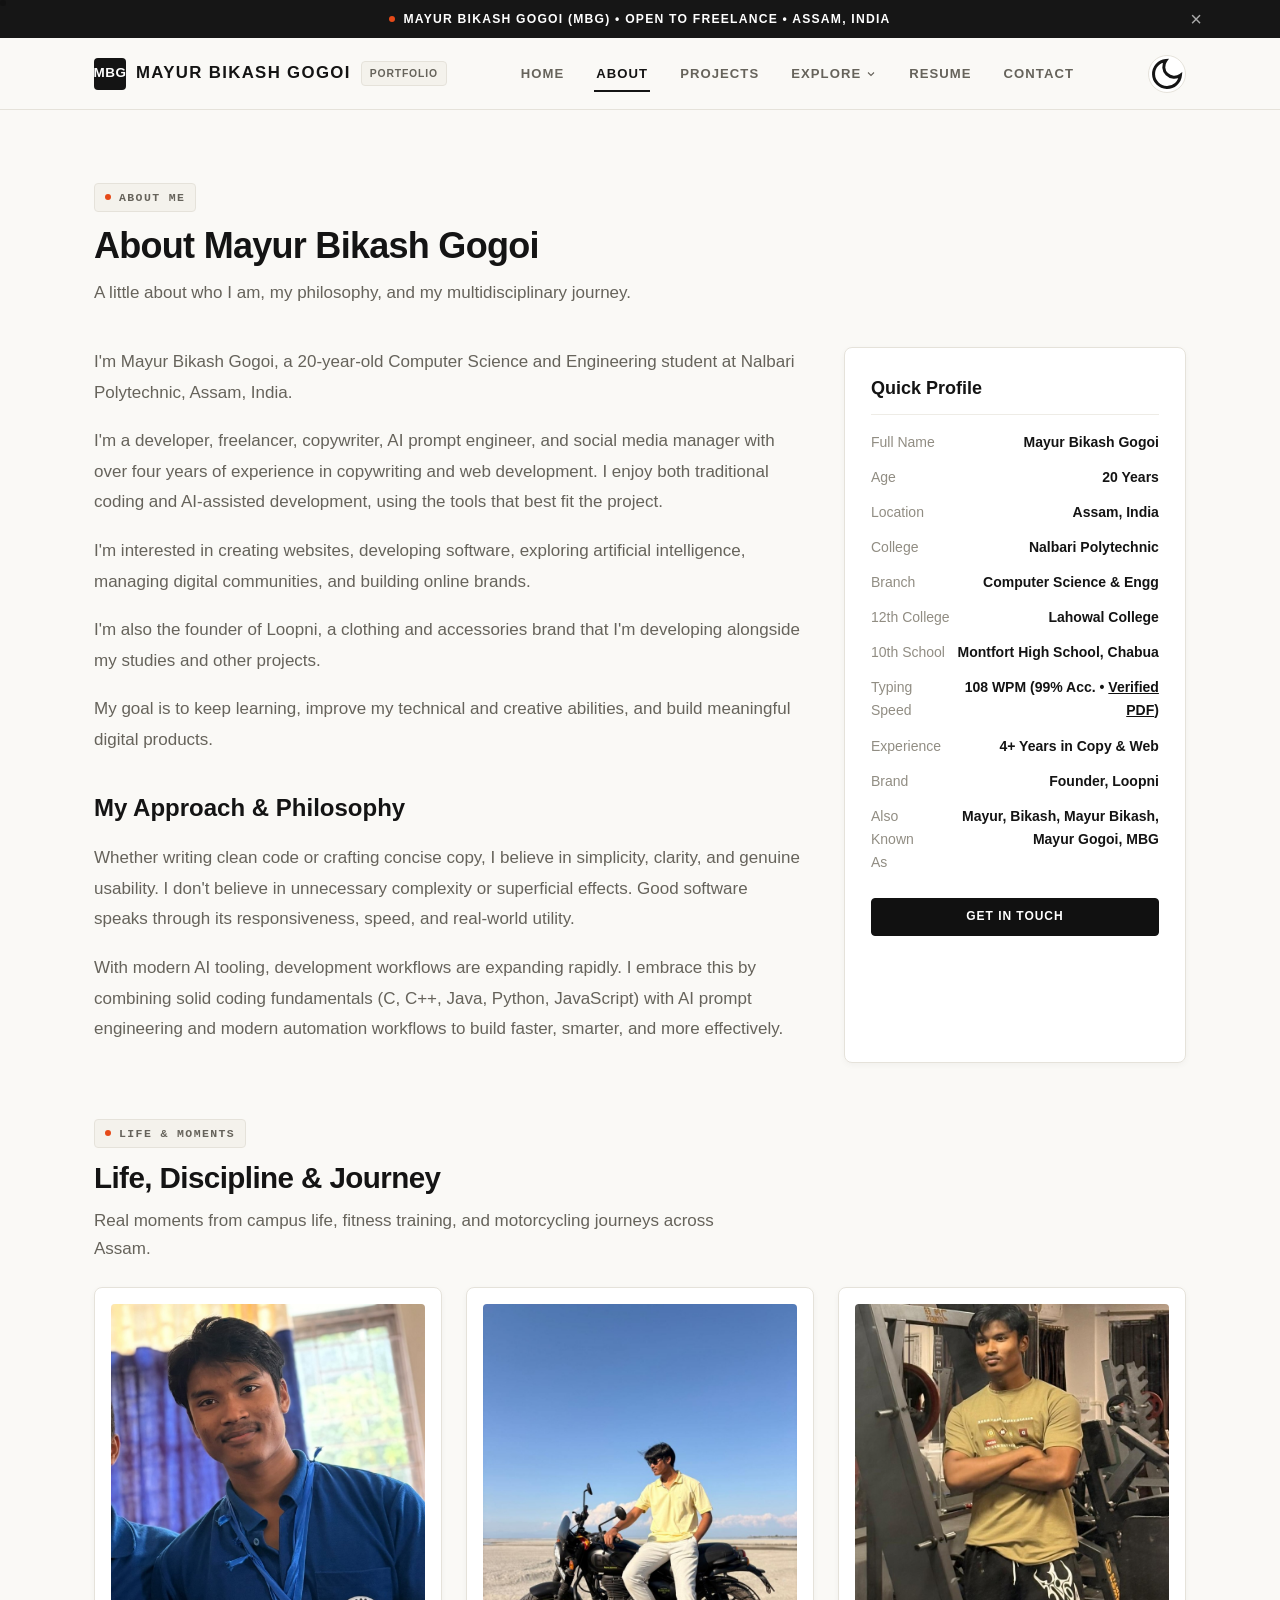
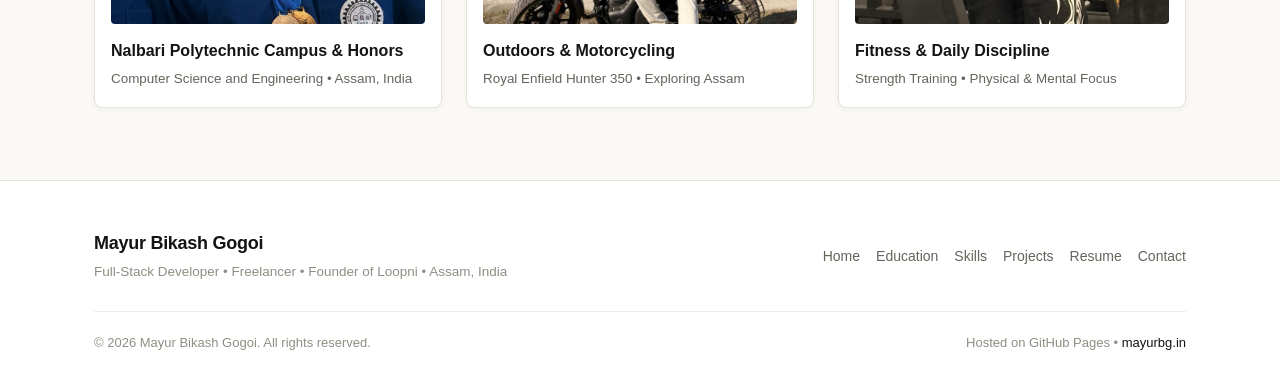
<file: about.html>
<!DOCTYPE html>
<html lang="en">
<head>
  <meta charset="UTF-8">
  <meta name="viewport" content="width=device-width, initial-scale=1.0">
  
  <title>About Mayur Bikash Gogoi (MBG) | Developer from Assam</title>
  <meta name="title" content="About Mayur Bikash Gogoi (MBG) | Developer from Assam">
  <meta name="description" content="Learn more about Mayur Bikash Gogoi (known as MBG): 20-year-old Computer Science &amp; Engineering student at Nalbari Polytechnic, developer, copywriter, and founder of Loopni.">
  <meta name="keywords" content="Mayur Bikash Gogoi, Mayur, Bikash, Mayur Bikash, Mayur Gogoi, Bikash Gogoi, MBG, mayurbg, mayurbg.in, MayurBikash, MayurBikashGogoi, Mayoor Bikash Gogoi, Mayur Vikas Gogoi, Mayur Bikas Gogoi, Moyur Bikash Gogoi, Moyur Gogoi, Mayor Bikash Gogoi, Mayur Assam, Mayur Bikash Assam, Mayur Gogoi Loopni, Loopni Founder, Nalbari Polytechnic, Lahowal College, Montfort High School Chabua">
  <meta name="author" content="Mayur Bikash Gogoi">
  <meta name="robots" content="index, follow">
  <link rel="canonical" href="https://mayurbg.in/about.html">

  <!-- Open Graph -->
  <meta property="og:type" content="website">
  <meta property="og:url" content="https://mayurbg.in/about.html">
  <meta property="og:title" content="About Mayur Bikash Gogoi (MBG) | Developer from Assam">
  <meta property="og:description" content="Learn more about Mayur Bikash Gogoi (MBG): 20-year-old Computer Science &amp; Engineering student at Nalbari Polytechnic, developer, copywriter, and founder of Loopni.">
  <meta property="og:image" content="https://mayurbg.in/assets/images/profile/mayur-bikash-gogoi.jpg">
  <meta property="og:image:alt" content="Mayur Bikash Gogoi (MBG) — Profile Photo">
  <meta property="og:site_name" content="Mayur Bikash Gogoi (MBG)">

  <!-- Favicon -->
  <link rel="icon" type="image/svg+xml" href="favicon.svg">
  <link rel="manifest" href="manifest.json">
  <meta name="theme-color" content="#FAF9F6">

  <link rel="stylesheet" href="css/style.css">
  <link rel="stylesheet" href="css/responsive.css">
  <link rel="stylesheet" href="css/animations.css">
  <link rel="stylesheet" href="css/print.css" media="print">

  <script type="application/ld+json">
  {
    "@context": "https://schema.org",
    "@type": "ProfilePage",
    "mainEntity": {
      "@type": "Person",
      "name": "Mayur Bikash Gogoi",
      "alternateName": ["Mayur","Bikash","Mayur Bikash","Mayur Gogoi","Bikash Gogoi","MBG","MayurBikash","MayurBikashGogoi","Mayur Bikash Gogoi (MBG)","mayurbg","mayurbg.in","Mayoor Bikash Gogoi","Mayur Vikas Gogoi","Mayur Bikas Gogoi","Moyur Bikash Gogoi","Moyur Gogoi","Mayor Bikash Gogoi"],
      "jobTitle": "Full-Stack Developer & Freelancer",
      "url": "https://mayurbg.in/about.html",
      "description": "20-year-old developer, freelancer, copywriter, and founder of Loopni from Assam, India.",
      "alumniOf": "Nalbari Polytechnic"
    }
  }
  </script>
</head>
<body>
  <a href="#main-content" class="skip-to-content">Skip to main content</a>

    <!-- Top Announcement Bar (Loopni Style) -->
  <aside class="announcement-bar" id="announcement-bar" aria-label="Announcement">
    <div class="container announcement-inner">
      <div class="announcement-text">
        <span class="announcement-dot"></span>
        <span>MAYUR BIKASH GOGOI (MBG) &bull; OPEN TO FREELANCE &bull; ASSAM, INDIA</span>
      </div>
      <button type="button" class="announcement-close" id="announcement-close" aria-label="Close banner">&times;</button>
    </div>
  </aside>

  <header class="site-header" role="banner">
    <div class="container header-container">
      <a href="index.html" class="brand-link" aria-label="Mayur Bikash Gogoi (MBG) Home">
        <span class="brand-monogram">MBG</span>
        <span class="brand-name">Mayur Bikash Gogoi</span>
        <span class="brand-badge">PORTFOLIO</span>
      </a>

            <nav class="nav-menu" role="navigation" aria-label="Primary Navigation">
        <ul class="nav-links">
          <li class="nav-item"><a href="index.html" class="nav-link">Home</a></li>
          <li class="nav-item"><a href="about.html" class="nav-link active">About</a></li>
          <li class="nav-item"><a href="projects.html" class="nav-link">Projects</a></li>
          <li class="nav-item dropdown">
            <button type="button" class="nav-link dropdown-toggle" aria-expanded="false" aria-haspopup="true">
              <span>Explore</span>
              <svg class="dropdown-chevron" viewBox="0 0 24 24" width="12" height="12" fill="none" stroke="currentColor"><polyline points="6 9 12 15 18 9"></polyline></svg>
            </button>
            <ul class="dropdown-menu" role="menu">
              <li class="dropdown-item"><a href="education.html" class="dropdown-link">Education</a></li>
              <li class="dropdown-item"><a href="skills.html" class="dropdown-link">Skills &amp; Technologies</a></li>
              <li class="dropdown-item"><a href="experience.html" class="dropdown-link">Experience</a></li>
              <li class="dropdown-item"><a href="services.html" class="dropdown-link">Services</a></li>
              <li class="dropdown-item"><a href="index.html#gallery" class="dropdown-link">Photo Gallery</a></li>
            </ul>
          </li>
          <li class="nav-item"><a href="resume.html" class="nav-link">Resume</a></li>
          <li class="nav-item"><a href="contact.html" class="nav-link">Contact</a></li>
        </ul>
      </nav>

      <div class="header-actions">
        <button type="button" class="theme-toggle-btn" aria-label="Toggle theme">
          <svg class="theme-icon-light" viewBox="0 0 24 24" fill="none" stroke="currentColor" stroke-width="2"><path d="M21 12.79A9 9 0 1 1 11.21 3 7 7 0 0 0 21 12.79z"></path></svg>
          <svg class="theme-icon-dark" viewBox="0 0 24 24" fill="none" stroke="currentColor" stroke-width="2"><circle cx="12" cy="12" r="5"></circle><line x1="12" y1="1" x2="12" y2="3"></line><line x1="12" y1="21" x2="12" y2="23"></line><line x1="4.22" y1="4.22" x2="5.64" y2="5.64"></line><line x1="18.36" y1="18.36" x2="19.78" y2="19.78"></line><line x1="1" y1="12" x2="3" y2="12"></line><line x1="21" y1="12" x2="23" y2="12"></line><line x1="4.22" y1="19.78" x2="5.64" y2="18.36"></line><line x1="18.36" y1="5.64" x2="19.78" y2="4.22"></line></svg>
        </button>
        <button type="button" class="mobile-menu-btn" aria-label="Toggle menu" aria-expanded="false">
          <span class="hamburger-line line-1"></span>
          <span class="hamburger-line line-2"></span>
          <span class="hamburger-line line-3"></span>
        </button>
      </div>
    </div>
  </header>

  <main id="main-content" class="section">
    <div class="container">
      <div class="section-header reveal-item">
        <span class="section-tag">About Me</span>
        <h1 class="section-title">About Mayur Bikash Gogoi</h1>
        <p class="section-subtitle">A little about who I am, my philosophy, and my multidisciplinary journey.</p>
      </div>

      <div class="about-grid">
        <div class="about-bio-text reveal-item">
          <p>
            I'm Mayur Bikash Gogoi, a 20-year-old Computer Science and Engineering student at Nalbari Polytechnic, Assam, India.
          </p>
          <p>
            I'm a developer, freelancer, copywriter, AI prompt engineer, and social media manager with over four years of experience in copywriting and web development. I enjoy both traditional coding and AI-assisted development, using the tools that best fit the project.
          </p>
          <p>
            I'm interested in creating websites, developing software, exploring artificial intelligence, managing digital communities, and building online brands.
          </p>
          <p>
            I'm also the founder of Loopni, a clothing and accessories brand that I'm developing alongside my studies and other projects.
          </p>
          <p>
            My goal is to keep learning, improve my technical and creative abilities, and build meaningful digital products.
          </p>
          
          <h2 style="font-size: 1.5rem; font-weight: 800; margin: 32px 0 16px; color: var(--text-primary);">My Approach &amp; Philosophy</h2>
          <p>
            Whether writing clean code or crafting concise copy, I believe in simplicity, clarity, and genuine usability. I don't believe in unnecessary complexity or superficial effects. Good software speaks through its responsiveness, speed, and real-world utility.
          </p>
          <p>
            With modern AI tooling, development workflows are expanding rapidly. I embrace this by combining solid coding fundamentals (C, C++, Java, Python, JavaScript) with AI prompt engineering and modern automation workflows to build faster, smarter, and more effectively.
          </p>
        </div>

        <div class="about-details-card reveal-item">
          <h3 class="about-details-title">Quick Profile</h3>
          <div class="details-list">
            <div class="details-item">
              <span class="details-label">Full Name</span>
              <span class="details-value">Mayur Bikash Gogoi</span>
            </div>
            <div class="details-item">
              <span class="details-label">Age</span>
              <span class="details-value">20 Years</span>
            </div>
            <div class="details-item">
              <span class="details-label">Location</span>
              <span class="details-value">Assam, India</span>
            </div>
            <div class="details-item">
              <span class="details-label">College</span>
              <span class="details-value">Nalbari Polytechnic</span>
            </div>
            <div class="details-item">
              <span class="details-label">Branch</span>
              <span class="details-value">Computer Science &amp; Engg</span>
            </div>
            <div class="details-item">
              <span class="details-label">12th College</span>
              <span class="details-value">Lahowal College</span>
            </div>
            <div class="details-item">
              <span class="details-label">10th School</span>
              <span class="details-value">Montfort High School, Chabua</span>
            </div>
            <div class="details-item">
              <span class="details-label">Typing Speed</span>
              <span class="details-value"><strong>108 WPM</strong> (99% Acc. &bull; <a href="assets/certificates/mayur-bikash-typing-certificate.pdf" target="_blank" rel="noopener noreferrer" style="color: var(--accent); text-decoration: underline;">Verified PDF</a>)</span>
            </div>
            <div class="details-item">
              <span class="details-label">Experience</span>
              <span class="details-value">4+ Years in Copy &amp; Web</span>
            </div>
            <div class="details-item">
              <span class="details-label">Brand</span>
              <span class="details-value">Founder, Loopni</span>
            </div>
            <div class="details-item">
              <span class="details-label">Also Known As</span>
              <span class="details-value">Mayur, Bikash, Mayur Bikash, Mayur Gogoi, MBG</span>
            </div>
          </div>
          <div style="margin-top: 24px;">
            <a href="contact.html" class="btn btn-primary btn-sm" style="width: 100%;">Get in Touch</a>
          </div>
        </div>
      </div>

      <!-- Life, Fitness & Travel Showcase -->
      <div style="margin-top: 56px;" class="reveal-item">
        <div class="section-header" style="margin-bottom: 24px;">
          <span class="section-tag">Life &amp; Moments</span>
          <h2 class="section-title" style="font-size: 1.85rem;">Life, Discipline &amp; Journey</h2>
          <p class="section-subtitle">Real moments from campus life, fitness training, and motorcycling journeys across Assam.</p>
        </div>

        <div style="display: grid; grid-template-columns: repeat(auto-fit, minmax(280px, 1fr)); gap: 24px;">
          <!-- Photo 1: Academic & Campus -->
          <div class="highlight-card" style="padding: 16px;">
            <div style="border-radius: var(--radius-sm); overflow: hidden; height: 320px; background-color: var(--surface-alt);">
              <img src="assets/images/profile/mayur-bikash-gogoi.jpg" alt="Mayur Bikash Gogoi (Mayur / MBG) at Nalbari Polytechnic, Computer Science &amp; Engineering" style="width: 100%; height: 100%; object-fit: cover; object-position: center top;" loading="lazy">
            </div>
            <div style="padding-top: 14px;">
              <h3 style="font-size: 1rem; font-weight: 700; color: var(--text-primary); margin-bottom: 4px;">Nalbari Polytechnic Campus &amp; Honors</h3>
              <p style="font-size: 0.84rem; color: var(--text-secondary); margin: 0;">Computer Science and Engineering &bull; Assam, India</p>
            </div>
          </div>

          <!-- Photo 2: Motorcycling & Travel -->
          <div class="highlight-card" style="padding: 16px;">
            <div style="border-radius: var(--radius-sm); overflow: hidden; height: 320px; background-color: var(--surface-alt);">
              <img src="assets/images/gallery/mayur-bikash-gogoi-travel-bike.jpg" alt="Mayur Bikash Gogoi (Mayur Bikash / Mayur Gogoi) outdoors with Royal Enfield Hunter 350 motorcycle in Assam" style="width: 100%; height: 100%; object-fit: cover;" loading="lazy">
            </div>
            <div style="padding-top: 14px;">
              <h3 style="font-size: 1rem; font-weight: 700; color: var(--text-primary); margin-bottom: 4px;">Outdoors &amp; Motorcycling</h3>
              <p style="font-size: 0.84rem; color: var(--text-secondary); margin: 0;">Royal Enfield Hunter 350 &bull; Exploring Assam</p>
            </div>
          </div>

          <!-- Photo 3: Fitness & Discipline -->
          <div class="highlight-card" style="padding: 16px;">
            <div style="border-radius: var(--radius-sm); overflow: hidden; height: 320px; background-color: var(--surface-alt);">
              <img src="assets/images/gallery/mayur-bikash-gogoi-fitness-gym.jpg" alt="Mayur Bikash Gogoi (MBG / Mayur) fitness training, strength, and discipline at gym" style="width: 100%; height: 100%; object-fit: cover;" loading="lazy">
            </div>
            <div style="padding-top: 14px;">
              <h3 style="font-size: 1rem; font-weight: 700; color: var(--text-primary); margin-bottom: 4px;">Fitness &amp; Daily Discipline</h3>
              <p style="font-size: 0.84rem; color: var(--text-secondary); margin: 0;">Strength Training &bull; Physical &amp; Mental Focus</p>
            </div>
          </div>
        </div>
      </div>
    </div>
  </main>

  <footer class="site-footer" role="contentinfo">
    <div class="container">
      <div class="footer-top">
        <div class="footer-brand">
          <div class="footer-brand-title">Mayur Bikash Gogoi</div>
          <div class="footer-brand-sub">Full-Stack Developer • Freelancer • Founder of Loopni • Assam, India</div>
        </div>
        <div class="footer-links">
          <a href="index.html" class="footer-link">Home</a>
          <a href="education.html" class="footer-link">Education</a>
          <a href="skills.html" class="footer-link">Skills</a>
          <a href="projects.html" class="footer-link">Projects</a>
          <a href="resume.html" class="footer-link">Resume</a>
          <a href="contact.html" class="footer-link">Contact</a>
        </div>
      </div>
      <div class="footer-bottom">
        <div>&copy; 2026 Mayur Bikash Gogoi. All rights reserved.</div>
        <div>Hosted on GitHub Pages • <a href="https://mayurbg.in" style="color: var(--accent);">mayurbg.in</a></div>
      </div>
    </div>
  </footer>

  <script src="js/config.js"></script>
  <script src="js/theme.js"></script>
  <script src="js/navigation.js"></script>
  <script src="js/animations.js"></script>
</body>
</html>
</file>
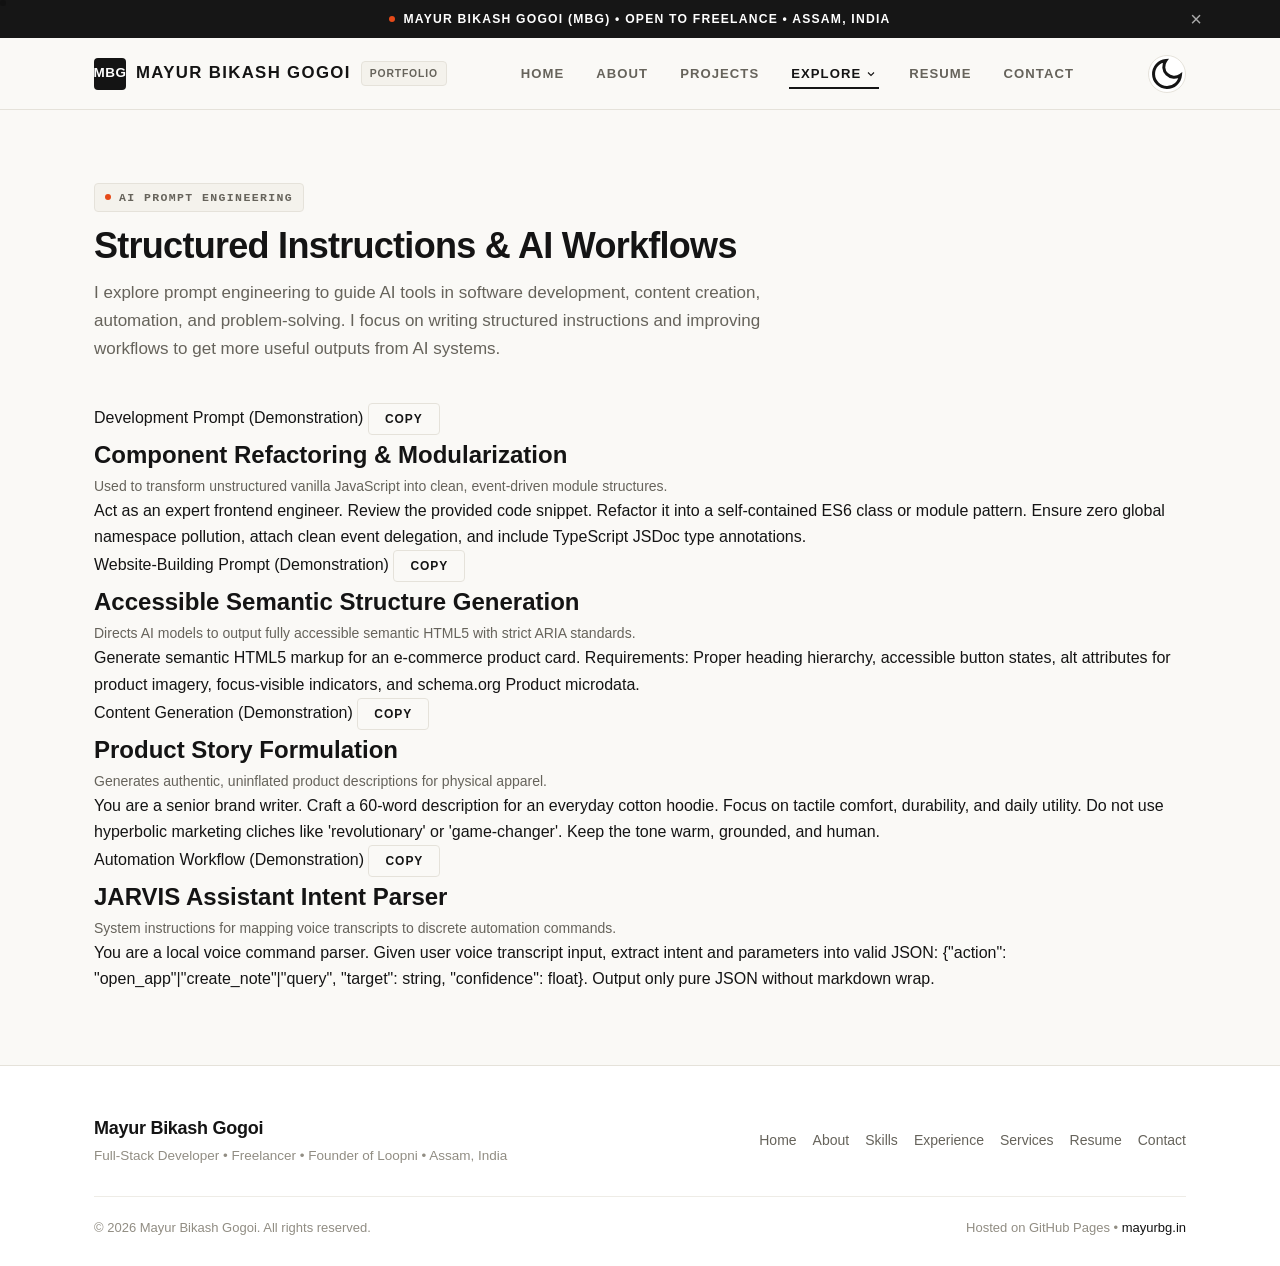
<file: ai-prompt-engineering.html>
<!DOCTYPE html>
<html lang="en">
<head>
  <meta charset="UTF-8">
  <meta name="viewport" content="width=device-width, initial-scale=1.0">
  
  <title>AI Prompt Engineering | Mayur Bikash Gogoi (MBG)</title>
  <meta name="title" content="AI Prompt Engineering | Mayur Bikash Gogoi (MBG)">
  <meta name="description" content="AI prompt engineering, structured instruction frameworks, and generative AI workflows by Mayur Bikash Gogoi (MBG).">
  <meta name="keywords" content="Mayur Bikash Gogoi, Mayur, Bikash, Mayur Bikash, Mayur Gogoi, Bikash Gogoi, MBG, mayurbg, mayurbg.in, MayurBikash, MayurBikashGogoi, Mayoor Bikash Gogoi, Mayur Vikas Gogoi, Mayur Bikas Gogoi, Moyur Bikash Gogoi, Moyur Gogoi, Mayor Bikash Gogoi, Mayur Assam, Mayur Bikash Assam, Mayur Gogoi Loopni, Loopni Founder, Nalbari Polytechnic, Lahowal College, Montfort High School Chabua">
  <meta name="author" content="Mayur Bikash Gogoi">
  <meta name="robots" content="index, follow">
  <link rel="canonical" href="https://mayurbg.in/ai-prompt-engineering.html">

  <meta property="og:type" content="website">
  <meta property="og:url" content="https://mayurbg.in/ai-prompt-engineering.html">
  <meta property="og:title" content="AI Prompt Engineering | Mayur Bikash Gogoi (MBG)">
  <meta property="og:description" content="AI prompt engineering, structured instruction frameworks, and generative AI workflows by Mayur Bikash Gogoi (MBG).">
  <meta property="og:image" content="https://mayurbg.in/assets/images/profile/mayur-bikash-gogoi.jpg">
  <meta property="og:image:alt" content="Mayur Bikash Gogoi (MBG) — Profile Photo">
  <meta property="og:site_name" content="Mayur Bikash Gogoi (MBG)">

  <link rel="icon" type="image/svg+xml" href="favicon.svg">
  <link rel="manifest" href="manifest.json">
  <meta name="theme-color" content="#FAF9F6">

  <link rel="stylesheet" href="css/style.css">
  <link rel="stylesheet" href="css/responsive.css">
  <link rel="stylesheet" href="css/animations.css">
  <link rel="stylesheet" href="css/print.css" media="print">
</head>
<body>
  <a href="#main-content" class="skip-to-content">Skip to main content</a>

    <!-- Top Announcement Bar (Loopni Style) -->
  <aside class="announcement-bar" id="announcement-bar" aria-label="Announcement">
    <div class="container announcement-inner">
      <div class="announcement-text">
        <span class="announcement-dot"></span>
        <span>MAYUR BIKASH GOGOI (MBG) &bull; OPEN TO FREELANCE &bull; ASSAM, INDIA</span>
      </div>
      <button type="button" class="announcement-close" id="announcement-close" aria-label="Close banner">&times;</button>
    </div>
  </aside>

  <header class="site-header" role="banner">
    <div class="container header-container">
      <a href="index.html" class="brand-link" aria-label="Mayur Bikash Gogoi (MBG) Home">
        <span class="brand-monogram">MBG</span>
        <span class="brand-name">Mayur Bikash Gogoi</span>
        <span class="brand-badge">PORTFOLIO</span>
      </a>

            <nav class="nav-menu" role="navigation" aria-label="Primary Navigation">
        <ul class="nav-links">
          <li class="nav-item"><a href="index.html" class="nav-link">Home</a></li>
          <li class="nav-item"><a href="about.html" class="nav-link">About</a></li>
          <li class="nav-item"><a href="projects.html" class="nav-link">Projects</a></li>
          <li class="nav-item dropdown">
            <button type="button" class="nav-link dropdown-toggle active" aria-expanded="false" aria-haspopup="true">
              <span>Explore</span>
              <svg class="dropdown-chevron" viewBox="0 0 24 24" width="12" height="12" fill="none" stroke="currentColor"><polyline points="6 9 12 15 18 9"></polyline></svg>
            </button>
            <ul class="dropdown-menu" role="menu">
              <li class="dropdown-item"><a href="education.html" class="dropdown-link">Education</a></li>
              <li class="dropdown-item"><a href="skills.html" class="dropdown-link">Skills &amp; Technologies</a></li>
              <li class="dropdown-item"><a href="experience.html" class="dropdown-link">Experience</a></li>
              <li class="dropdown-item"><a href="services.html" class="dropdown-link">Services</a></li>
              <li class="dropdown-item"><a href="index.html#gallery" class="dropdown-link">Photo Gallery</a></li>
            </ul>
          </li>
          <li class="nav-item"><a href="resume.html" class="nav-link">Resume</a></li>
          <li class="nav-item"><a href="contact.html" class="nav-link">Contact</a></li>
        </ul>
      </nav>

      <div class="header-actions">
        <button type="button" class="theme-toggle-btn" aria-label="Toggle theme">
          <svg class="theme-icon-light" viewBox="0 0 24 24" fill="none" stroke="currentColor" stroke-width="2"><path d="M21 12.79A9 9 0 1 1 11.21 3 7 7 0 0 0 21 12.79z"></path></svg>
          <svg class="theme-icon-dark" viewBox="0 0 24 24" fill="none" stroke="currentColor" stroke-width="2"><circle cx="12" cy="12" r="5"></circle><line x1="12" y1="1" x2="12" y2="3"></line><line x1="12" y1="21" x2="12" y2="23"></line><line x1="4.22" y1="4.22" x2="5.64" y2="5.64"></line><line x1="18.36" y1="18.36" x2="19.78" y2="19.78"></line><line x1="1" y1="12" x2="3" y2="12"></line><line x1="21" y1="12" x2="23" y2="12"></line><line x1="4.22" y1="19.78" x2="5.64" y2="18.36"></line><line x1="18.36" y1="5.64" x2="19.78" y2="4.22"></line></svg>
        </button>
        <button type="button" class="mobile-menu-btn" aria-label="Toggle menu" aria-expanded="false">
          <span class="hamburger-line line-1"></span>
          <span class="hamburger-line line-2"></span>
          <span class="hamburger-line line-3"></span>
        </button>
      </div>
    </div>
  </header>

  <main id="main-content" class="section">
    <div class="container">
      <div class="section-header reveal-item">
        <span class="section-tag">AI Prompt Engineering</span>
        <h1 class="section-title">Structured Instructions &amp; AI Workflows</h1>
        <p class="section-subtitle">
          I explore prompt engineering to guide AI tools in software development, content creation, automation, and problem-solving. I focus on writing structured instructions and improving workflows to get more useful outputs from AI systems.
        </p>
      </div>

      <div class="prompts-grid reveal-item">
        <!-- Prompt 1 -->
        <div class="prompt-card">
          <div class="prompt-card-header">
            <span class="prompt-type">Development Prompt (Demonstration)</span>
            <button type="button" class="btn btn-outline btn-sm btn-copy-prompt" data-target="dev-prompt">Copy</button>
          </div>
          <h2 class="prompt-title">Component Refactoring &amp; Modularization</h2>
          <p style="font-size: 0.875rem; color: var(--text-secondary);">Used to transform unstructured vanilla JavaScript into clean, event-driven module structures.</p>
          <div class="prompt-box" id="dev-prompt">
Act as an expert frontend engineer. Review the provided code snippet. Refactor it into a self-contained ES6 class or module pattern. Ensure zero global namespace pollution, attach clean event delegation, and include TypeScript JSDoc type annotations.
          </div>
        </div>

        <!-- Prompt 2 -->
        <div class="prompt-card">
          <div class="prompt-card-header">
            <span class="prompt-type">Website-Building Prompt (Demonstration)</span>
            <button type="button" class="btn btn-outline btn-sm btn-copy-prompt" data-target="web-prompt">Copy</button>
          </div>
          <h2 class="prompt-title">Accessible Semantic Structure Generation</h2>
          <p style="font-size: 0.875rem; color: var(--text-secondary);">Directs AI models to output fully accessible semantic HTML5 with strict ARIA standards.</p>
          <div class="prompt-box" id="web-prompt">
Generate semantic HTML5 markup for an e-commerce product card. Requirements: Proper heading hierarchy, accessible button states, alt attributes for product imagery, focus-visible indicators, and schema.org Product microdata.
          </div>
        </div>

        <!-- Prompt 3 -->
        <div class="prompt-card">
          <div class="prompt-card-header">
            <span class="prompt-type">Content Generation (Demonstration)</span>
            <button type="button" class="btn btn-outline btn-sm btn-copy-prompt" data-target="content-prompt">Copy</button>
          </div>
          <h2 class="prompt-title">Product Story Formulation</h2>
          <p style="font-size: 0.875rem; color: var(--text-secondary);">Generates authentic, uninflated product descriptions for physical apparel.</p>
          <div class="prompt-box" id="content-prompt">
You are a senior brand writer. Craft a 60-word description for an everyday cotton hoodie. Focus on tactile comfort, durability, and daily utility. Do not use hyperbolic marketing cliches like 'revolutionary' or 'game-changer'. Keep the tone warm, grounded, and human.
          </div>
        </div>

        <!-- Prompt 4 -->
        <div class="prompt-card">
          <div class="prompt-card-header">
            <span class="prompt-type">Automation Workflow (Demonstration)</span>
            <button type="button" class="btn btn-outline btn-sm btn-copy-prompt" data-target="auto-prompt">Copy</button>
          </div>
          <h2 class="prompt-title">JARVIS Assistant Intent Parser</h2>
          <p style="font-size: 0.875rem; color: var(--text-secondary);">System instructions for mapping voice transcripts to discrete automation commands.</p>
          <div class="prompt-box" id="auto-prompt">
You are a local voice command parser. Given user voice transcript input, extract intent and parameters into valid JSON: {"action": "open_app"|"create_note"|"query", "target": string, "confidence": float}. Output only pure JSON without markdown wrap.
          </div>
        </div>
      </div>
    </div>
  </main>

  <footer class="site-footer" role="contentinfo">
    <div class="container">
      <div class="footer-top">
        <div class="footer-brand">
          <div class="footer-brand-title">Mayur Bikash Gogoi</div>
          <div class="footer-brand-sub">Full-Stack Developer • Freelancer • Founder of Loopni • Assam, India</div>
        </div>
        <div class="footer-links">
          <a href="index.html" class="footer-link">Home</a>
          <a href="about.html" class="footer-link">About</a>
          <a href="skills.html" class="footer-link">Skills</a>
          <a href="experience.html" class="footer-link">Experience</a>
          <a href="services.html" class="footer-link">Services</a>
          <a href="resume.html" class="footer-link">Resume</a>
          <a href="contact.html" class="footer-link">Contact</a>
        </div>
      </div>
      <div class="footer-bottom">
        <div>&copy; 2026 Mayur Bikash Gogoi. All rights reserved.</div>
        <div>Hosted on GitHub Pages • <a href="https://mayurbg.in" style="color: var(--accent);">mayurbg.in</a></div>
      </div>
    </div>
  </footer>

  <script src="js/config.js"></script>
  <script src="js/theme.js"></script>
  <script src="js/navigation.js"></script>
  <script src="js/animations.js"></script>
  <script src="js/app.js"></script>
</body>
</html>
</file>
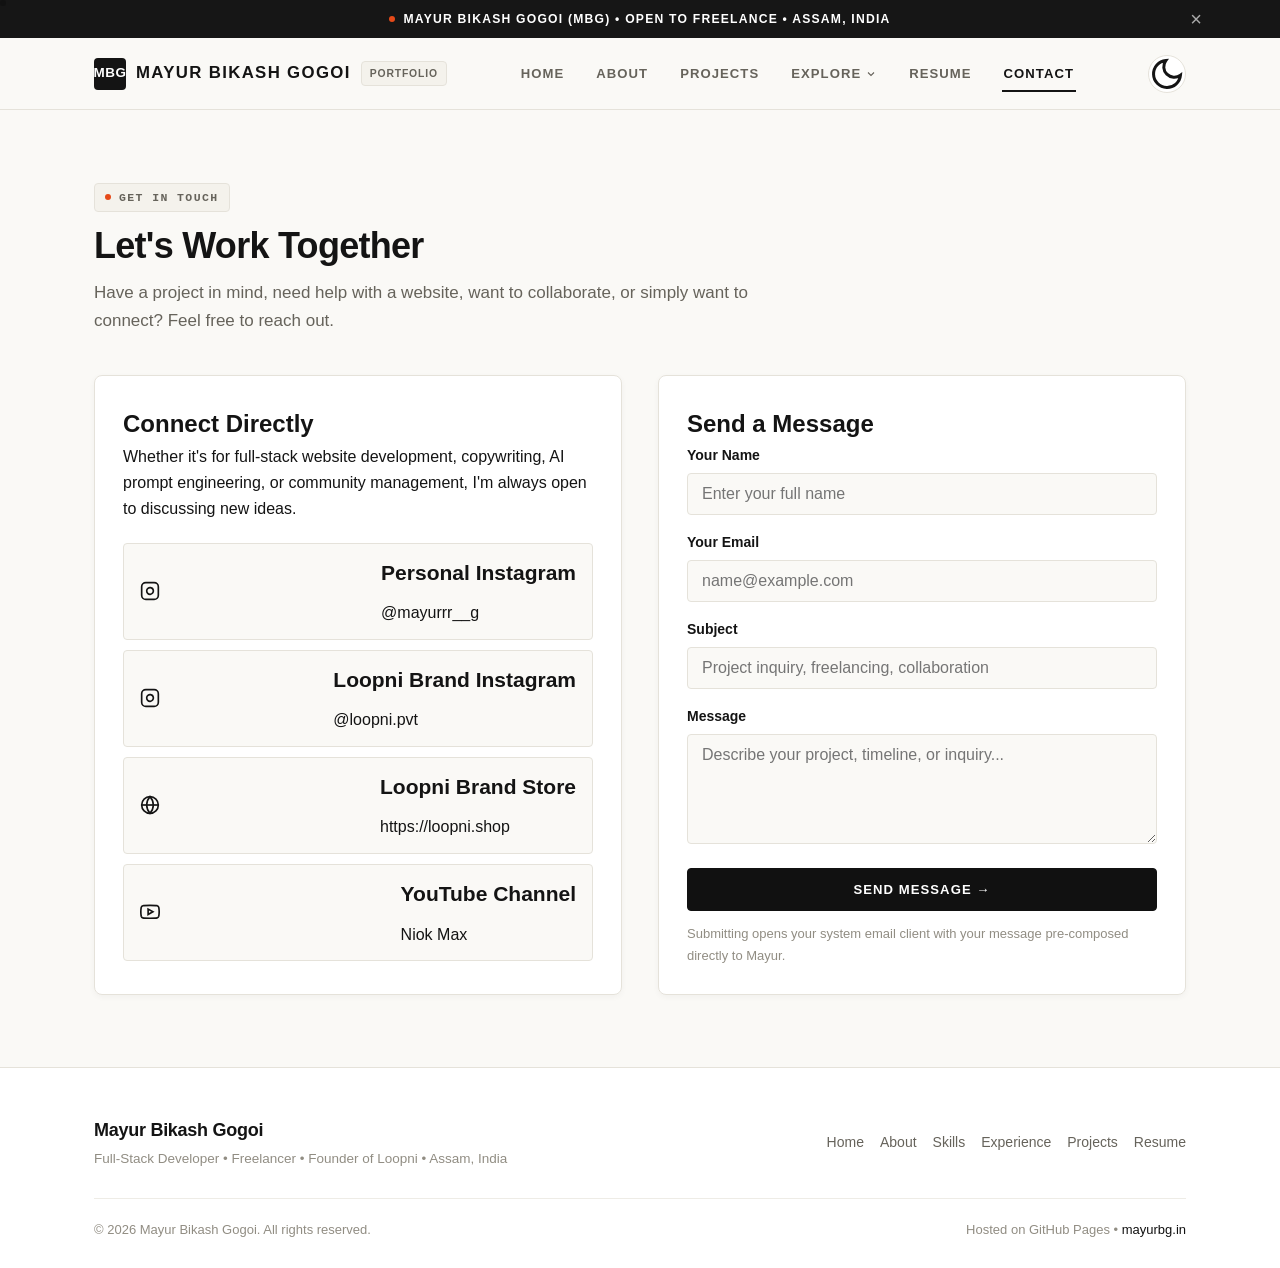
<file: contact.html>
<!DOCTYPE html>
<html lang="en">
<head>
  <meta charset="UTF-8">
  <meta name="viewport" content="width=device-width, initial-scale=1.0">
  
  <title>Contact Mayur Bikash Gogoi (MBG) | mayurbg.in</title>
  <meta name="title" content="Contact Mayur Bikash Gogoi (MBG) | mayurbg.in">
  <meta name="description" content="Get in touch with Mayur Bikash Gogoi (MBG) for freelance web development, copywriting, AI prompt engineering, or collaborations.">
  <meta name="keywords" content="Mayur Bikash Gogoi, Mayur, Bikash, Mayur Bikash, Mayur Gogoi, Bikash Gogoi, MBG, mayurbg, mayurbg.in, MayurBikash, MayurBikashGogoi, Mayoor Bikash Gogoi, Mayur Vikas Gogoi, Mayur Bikas Gogoi, Moyur Bikash Gogoi, Moyur Gogoi, Mayor Bikash Gogoi, Mayur Assam, Mayur Bikash Assam, Mayur Gogoi Loopni, Loopni Founder, Nalbari Polytechnic, Lahowal College, Montfort High School Chabua">
  <meta name="author" content="Mayur Bikash Gogoi">
  <meta name="robots" content="index, follow">
  <link rel="canonical" href="https://mayurbg.in/contact.html">

  <meta property="og:type" content="website">
  <meta property="og:url" content="https://mayurbg.in/contact.html">
  <meta property="og:title" content="Contact Mayur Bikash Gogoi (MBG) | mayurbg.in">
  <meta property="og:description" content="Get in touch with Mayur Bikash Gogoi (MBG) for freelance web development, copywriting, AI prompt engineering, or collaborations.">
  <meta property="og:image" content="https://mayurbg.in/assets/images/profile/mayur-bikash-gogoi.jpg">
  <meta property="og:image:alt" content="Mayur Bikash Gogoi (MBG) — Profile Photo">
  <meta property="og:site_name" content="Mayur Bikash Gogoi (MBG)">

  <link rel="icon" type="image/svg+xml" href="favicon.svg">
  <link rel="manifest" href="manifest.json">
  <meta name="theme-color" content="#FAF9F6">

  <link rel="stylesheet" href="css/style.css">
  <link rel="stylesheet" href="css/responsive.css">
  <link rel="stylesheet" href="css/animations.css">
  <link rel="stylesheet" href="css/print.css" media="print">
</head>
<body>
  <a href="#main-content" class="skip-to-content">Skip to main content</a>

    <!-- Top Announcement Bar (Loopni Style) -->
  <aside class="announcement-bar" id="announcement-bar" aria-label="Announcement">
    <div class="container announcement-inner">
      <div class="announcement-text">
        <span class="announcement-dot"></span>
        <span>MAYUR BIKASH GOGOI (MBG) &bull; OPEN TO FREELANCE &bull; ASSAM, INDIA</span>
      </div>
      <button type="button" class="announcement-close" id="announcement-close" aria-label="Close banner">&times;</button>
    </div>
  </aside>

  <header class="site-header" role="banner">
    <div class="container header-container">
      <a href="index.html" class="brand-link" aria-label="Mayur Bikash Gogoi (MBG) Home">
        <span class="brand-monogram">MBG</span>
        <span class="brand-name">Mayur Bikash Gogoi</span>
        <span class="brand-badge">PORTFOLIO</span>
      </a>

            <nav class="nav-menu" role="navigation" aria-label="Primary Navigation">
        <ul class="nav-links">
          <li class="nav-item"><a href="index.html" class="nav-link">Home</a></li>
          <li class="nav-item"><a href="about.html" class="nav-link">About</a></li>
          <li class="nav-item"><a href="projects.html" class="nav-link">Projects</a></li>
          <li class="nav-item dropdown">
            <button type="button" class="nav-link dropdown-toggle" aria-expanded="false" aria-haspopup="true">
              <span>Explore</span>
              <svg class="dropdown-chevron" viewBox="0 0 24 24" width="12" height="12" fill="none" stroke="currentColor"><polyline points="6 9 12 15 18 9"></polyline></svg>
            </button>
            <ul class="dropdown-menu" role="menu">
              <li class="dropdown-item"><a href="education.html" class="dropdown-link">Education</a></li>
              <li class="dropdown-item"><a href="skills.html" class="dropdown-link">Skills &amp; Technologies</a></li>
              <li class="dropdown-item"><a href="experience.html" class="dropdown-link">Experience</a></li>
              <li class="dropdown-item"><a href="services.html" class="dropdown-link">Services</a></li>
              <li class="dropdown-item"><a href="index.html#gallery" class="dropdown-link">Photo Gallery</a></li>
            </ul>
          </li>
          <li class="nav-item"><a href="resume.html" class="nav-link">Resume</a></li>
          <li class="nav-item"><a href="contact.html" class="nav-link active">Contact</a></li>
        </ul>
      </nav>

      <div class="header-actions">
        <button type="button" class="theme-toggle-btn" aria-label="Toggle theme">
          <svg class="theme-icon-light" viewBox="0 0 24 24" fill="none" stroke="currentColor" stroke-width="2"><path d="M21 12.79A9 9 0 1 1 11.21 3 7 7 0 0 0 21 12.79z"></path></svg>
          <svg class="theme-icon-dark" viewBox="0 0 24 24" fill="none" stroke="currentColor" stroke-width="2"><circle cx="12" cy="12" r="5"></circle><line x1="12" y1="1" x2="12" y2="3"></line><line x1="12" y1="21" x2="12" y2="23"></line><line x1="4.22" y1="4.22" x2="5.64" y2="5.64"></line><line x1="18.36" y1="18.36" x2="19.78" y2="19.78"></line><line x1="1" y1="12" x2="3" y2="12"></line><line x1="21" y1="12" x2="23" y2="12"></line><line x1="4.22" y1="19.78" x2="5.64" y2="18.36"></line><line x1="18.36" y1="5.64" x2="19.78" y2="4.22"></line></svg>
        </button>
        <button type="button" class="mobile-menu-btn" aria-label="Toggle menu" aria-expanded="false">
          <span class="hamburger-line line-1"></span>
          <span class="hamburger-line line-2"></span>
          <span class="hamburger-line line-3"></span>
        </button>
      </div>
    </div>
  </header>

  <main id="main-content" class="section">
    <div class="container">
      <div class="section-header reveal-item">
        <span class="section-tag">Get in Touch</span>
        <h1 class="section-title">Let's Work Together</h1>
        <p class="section-subtitle">
          Have a project in mind, need help with a website, want to collaborate, or simply want to connect? Feel free to reach out.
        </p>
      </div>

      <div class="contact-grid">
        <!-- Direct channels -->
        <div class="contact-info-card reveal-item">
          <h2>Connect Directly</h2>
          <p>
            Whether it's for full-stack website development, copywriting, AI prompt engineering, or community management, I'm always open to discussing new ideas.
          </p>

          <div class="contact-channel-list">
            <a href="https://www.instagram.com/mayurrr__g/" target="_blank" rel="noopener noreferrer" class="contact-channel-item">
              <div class="channel-icon">
                <svg viewBox="0 0 24 24" width="20" height="20" fill="none" stroke="currentColor" stroke-width="2"><rect x="2" y="2" width="20" height="20" rx="5" ry="5"></rect><path d="M16 11.37A4 4 0 1 1 12.63 8 4 4 0 0 1 16 11.37z"></path><line x1="17.5" y1="6.5" x2="17.51" y2="6.5"></line></svg>
              </div>
              <div class="channel-info">
                <h3>Personal Instagram</h3>
                <p>@mayurrr__g</p>
              </div>
            </a>

            <a href="https://www.instagram.com/loopni.pvt/" target="_blank" rel="noopener noreferrer" class="contact-channel-item">
              <div class="channel-icon">
                <svg viewBox="0 0 24 24" width="20" height="20" fill="none" stroke="currentColor" stroke-width="2"><rect x="2" y="2" width="20" height="20" rx="5" ry="5"></rect><path d="M16 11.37A4 4 0 1 1 12.63 8 4 4 0 0 1 16 11.37z"></path><line x1="17.5" y1="6.5" x2="17.51" y2="6.5"></line></svg>
              </div>
              <div class="channel-info">
                <h3>Loopni Brand Instagram</h3>
                <p>@loopni.pvt</p>
              </div>
            </a>

            <a href="https://loopni.shop" target="_blank" rel="noopener noreferrer" class="contact-channel-item">
              <div class="channel-icon">
                <svg viewBox="0 0 24 24" width="20" height="20" fill="none" stroke="currentColor" stroke-width="2"><circle cx="12" cy="12" r="10"></circle><line x1="2" y1="12" x2="22" y2="12"></line><path d="M12 2a15.3 15.3 0 0 1 4 10 15.3 15.3 0 0 1-4 10 15.3 15.3 0 0 1-4-10 15.3 15.3 0 0 1 4-10z"></path></svg>
              </div>
              <div class="channel-info">
                <h3>Loopni Brand Store</h3>
                <p>https://loopni.shop</p>
              </div>
            </a>

            <a href="https://www.youtube.com/channel/UCuGtS1lE7Xo4gN8YwA_8jWQ" target="_blank" rel="noopener noreferrer" class="contact-channel-item">
              <div class="channel-icon">
                <svg viewBox="0 0 24 24" width="20" height="20" fill="none" stroke="currentColor" stroke-width="2"><path d="M22.54 6.42a2.78 2.78 0 0 0-1.94-2C18.88 4 12 4 12 4s-6.88 0-8.6.46a2.78 2.78 0 0 0-1.94 2A29 29 0 0 0 1 11.75a29 29 0 0 0 .46 5.33A2.78 2.78 0 0 0 3.4 19c1.72.46 8.6.46 8.6.46s6.88 0 8.6-.46a2.78 2.78 0 0 0 1.94-2 29 29 0 0 0 .46-5.25 29 29 0 0 0-.46-5.33z"></path><polygon points="9.75 15.02 15.5 11.75 9.75 8.48 9.75 15.02"></polygon></svg>
              </div>
              <div class="channel-info">
                <h3>YouTube Channel</h3>
                <p>Niok Max</p>
              </div>
            </a>
          </div>
        </div>

        <!-- Form Card -->
        <div class="contact-form-card reveal-item">
          <h2>Send a Message</h2>
          <form id="portfolio-contact-form">
            <div class="form-group">
              <label for="contact-name" class="form-label">Your Name</label>
              <input type="text" id="contact-name" class="form-control" placeholder="Enter your full name" required>
            </div>

            <div class="form-group">
              <label for="contact-email" class="form-label">Your Email</label>
              <input type="email" id="contact-email" class="form-control" placeholder="name@example.com" required>
            </div>

            <div class="form-group">
              <label for="contact-subject" class="form-label">Subject</label>
              <input type="text" id="contact-subject" class="form-control" placeholder="Project inquiry, freelancing, collaboration" required>
            </div>

            <div class="form-group">
              <label for="contact-message" class="form-label">Message</label>
              <textarea id="contact-message" class="form-control" placeholder="Describe your project, timeline, or inquiry..." required></textarea>
            </div>

            <button type="submit" class="btn btn-primary" style="width: 100%;">
              SEND MESSAGE &rarr;
            </button>

            <p class="form-notice">
              Submitting opens your system email client with your message pre-composed directly to Mayur.
            </p>
          </form>
        </div>
      </div>
    </div>
  </main>

  <footer class="site-footer" role="contentinfo">
    <div class="container">
      <div class="footer-top">
        <div class="footer-brand">
          <div class="footer-brand-title">Mayur Bikash Gogoi</div>
          <div class="footer-brand-sub">Full-Stack Developer • Freelancer • Founder of Loopni • Assam, India</div>
        </div>
        <div class="footer-links">
          <a href="index.html" class="footer-link">Home</a>
          <a href="about.html" class="footer-link">About</a>
          <a href="skills.html" class="footer-link">Skills</a>
          <a href="experience.html" class="footer-link">Experience</a>
          <a href="projects.html" class="footer-link">Projects</a>
          <a href="resume.html" class="footer-link">Resume</a>
        </div>
      </div>
      <div class="footer-bottom">
        <div>&copy; 2026 Mayur Bikash Gogoi. All rights reserved.</div>
        <div>Hosted on GitHub Pages • <a href="https://mayurbg.in" style="color: var(--accent);">mayurbg.in</a></div>
      </div>
    </div>
  </footer>

  <script src="js/config.js"></script>
  <script src="js/theme.js"></script>
  <script src="js/navigation.js"></script>
  <script src="js/animations.js"></script>
  <script src="js/app.js"></script>
</body>
</html>
</file>
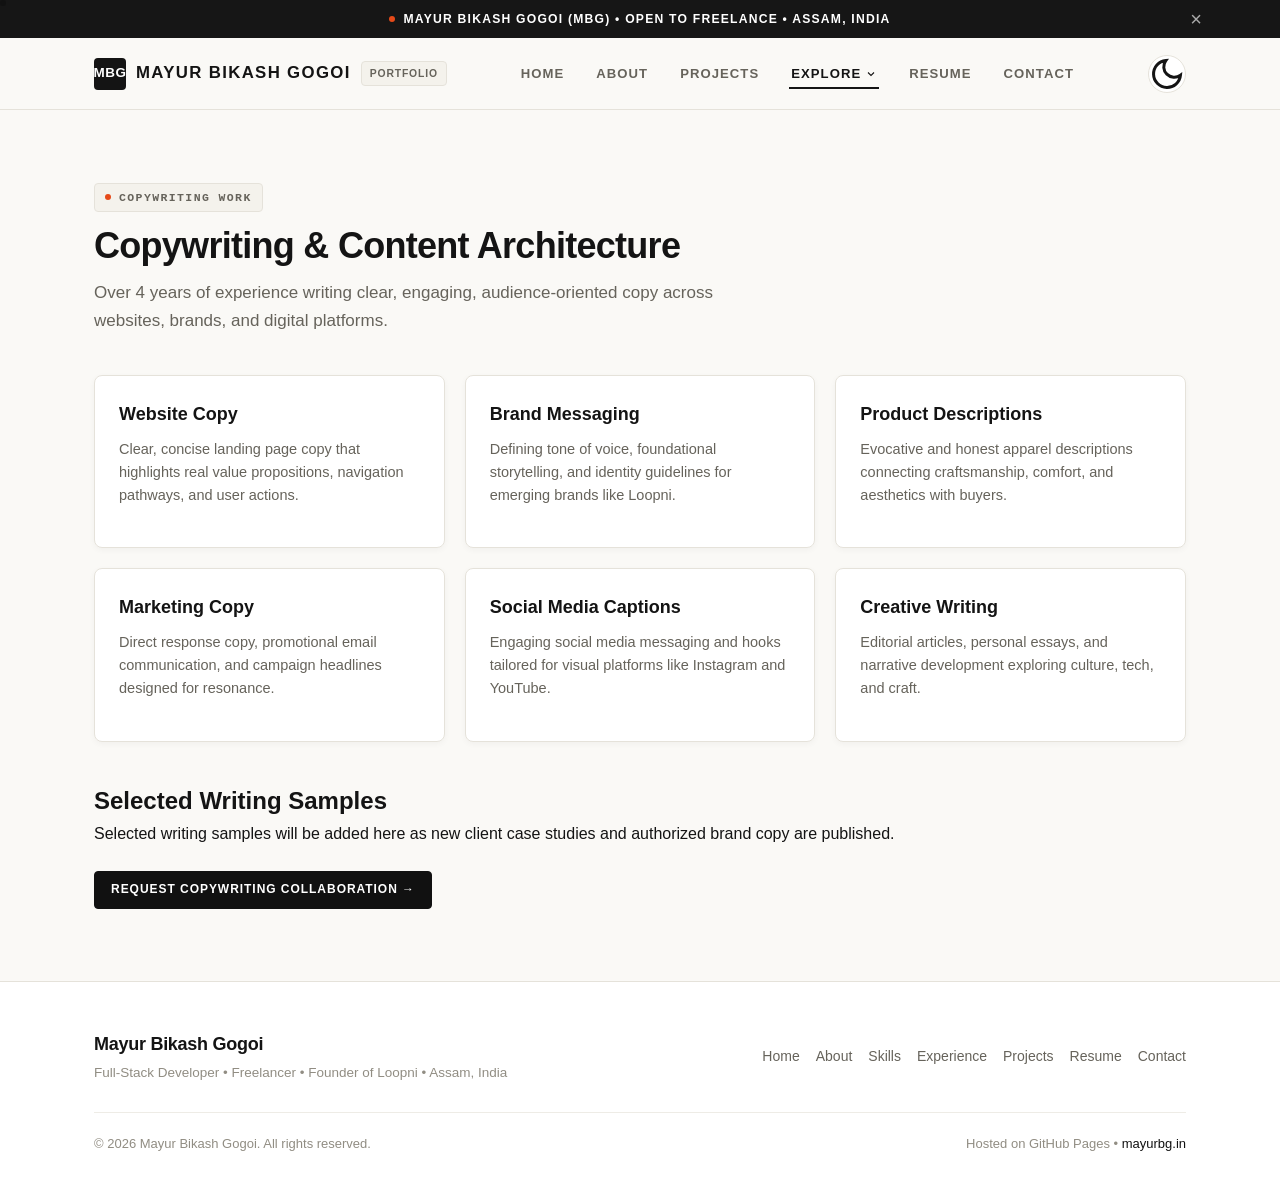
<file: copywriting.html>
<!DOCTYPE html>
<html lang="en">
<head>
  <meta charset="UTF-8">
  <meta name="viewport" content="width=device-width, initial-scale=1.0">
  
  <title>Copywriting Portfolio | Mayur Bikash Gogoi (MBG)</title>
  <meta name="title" content="Copywriting Portfolio | Mayur Bikash Gogoi (MBG)">
  <meta name="description" content="Copywriting work, brand messaging, and audience-oriented digital copy by Mayur Bikash Gogoi (MBG) with 4+ years of writing experience.">
  <meta name="keywords" content="Mayur Bikash Gogoi, Mayur, Bikash, Mayur Bikash, Mayur Gogoi, Bikash Gogoi, MBG, mayurbg, mayurbg.in, MayurBikash, MayurBikashGogoi, Mayoor Bikash Gogoi, Mayur Vikas Gogoi, Mayur Bikas Gogoi, Moyur Bikash Gogoi, Moyur Gogoi, Mayor Bikash Gogoi, Mayur Assam, Mayur Bikash Assam, Mayur Gogoi Loopni, Loopni Founder, Nalbari Polytechnic, Lahowal College, Montfort High School Chabua">
  <meta name="author" content="Mayur Bikash Gogoi">
  <meta name="robots" content="index, follow">
  <link rel="canonical" href="https://mayurbg.in/copywriting.html">

  <meta property="og:type" content="website">
  <meta property="og:url" content="https://mayurbg.in/copywriting.html">
  <meta property="og:title" content="Copywriting Portfolio | Mayur Bikash Gogoi (MBG)">
  <meta property="og:description" content="Copywriting work, brand messaging, and audience-oriented digital copy by Mayur Bikash Gogoi (MBG) with 4+ years of writing experience.">
  <meta property="og:image" content="https://mayurbg.in/assets/images/profile/mayur-bikash-gogoi.jpg">
  <meta property="og:image:alt" content="Mayur Bikash Gogoi (MBG) — Profile Photo">
  <meta property="og:site_name" content="Mayur Bikash Gogoi (MBG)">

  <link rel="icon" type="image/svg+xml" href="favicon.svg">
  <link rel="manifest" href="manifest.json">
  <meta name="theme-color" content="#FAF9F6">

  <link rel="stylesheet" href="css/style.css">
  <link rel="stylesheet" href="css/responsive.css">
  <link rel="stylesheet" href="css/animations.css">
  <link rel="stylesheet" href="css/print.css" media="print">
</head>
<body>
  <a href="#main-content" class="skip-to-content">Skip to main content</a>

    <!-- Top Announcement Bar (Loopni Style) -->
  <aside class="announcement-bar" id="announcement-bar" aria-label="Announcement">
    <div class="container announcement-inner">
      <div class="announcement-text">
        <span class="announcement-dot"></span>
        <span>MAYUR BIKASH GOGOI (MBG) &bull; OPEN TO FREELANCE &bull; ASSAM, INDIA</span>
      </div>
      <button type="button" class="announcement-close" id="announcement-close" aria-label="Close banner">&times;</button>
    </div>
  </aside>

  <header class="site-header" role="banner">
    <div class="container header-container">
      <a href="index.html" class="brand-link" aria-label="Mayur Bikash Gogoi (MBG) Home">
        <span class="brand-monogram">MBG</span>
        <span class="brand-name">Mayur Bikash Gogoi</span>
        <span class="brand-badge">PORTFOLIO</span>
      </a>

            <nav class="nav-menu" role="navigation" aria-label="Primary Navigation">
        <ul class="nav-links">
          <li class="nav-item"><a href="index.html" class="nav-link">Home</a></li>
          <li class="nav-item"><a href="about.html" class="nav-link">About</a></li>
          <li class="nav-item"><a href="projects.html" class="nav-link">Projects</a></li>
          <li class="nav-item dropdown">
            <button type="button" class="nav-link dropdown-toggle active" aria-expanded="false" aria-haspopup="true">
              <span>Explore</span>
              <svg class="dropdown-chevron" viewBox="0 0 24 24" width="12" height="12" fill="none" stroke="currentColor"><polyline points="6 9 12 15 18 9"></polyline></svg>
            </button>
            <ul class="dropdown-menu" role="menu">
              <li class="dropdown-item"><a href="education.html" class="dropdown-link">Education</a></li>
              <li class="dropdown-item"><a href="skills.html" class="dropdown-link">Skills &amp; Technologies</a></li>
              <li class="dropdown-item"><a href="experience.html" class="dropdown-link">Experience</a></li>
              <li class="dropdown-item"><a href="services.html" class="dropdown-link">Services</a></li>
              <li class="dropdown-item"><a href="index.html#gallery" class="dropdown-link">Photo Gallery</a></li>
            </ul>
          </li>
          <li class="nav-item"><a href="resume.html" class="nav-link">Resume</a></li>
          <li class="nav-item"><a href="contact.html" class="nav-link">Contact</a></li>
        </ul>
      </nav>

      <div class="header-actions">
        <button type="button" class="theme-toggle-btn" aria-label="Toggle theme">
          <svg class="theme-icon-light" viewBox="0 0 24 24" fill="none" stroke="currentColor" stroke-width="2"><path d="M21 12.79A9 9 0 1 1 11.21 3 7 7 0 0 0 21 12.79z"></path></svg>
          <svg class="theme-icon-dark" viewBox="0 0 24 24" fill="none" stroke="currentColor" stroke-width="2"><circle cx="12" cy="12" r="5"></circle><line x1="12" y1="1" x2="12" y2="3"></line><line x1="12" y1="21" x2="12" y2="23"></line><line x1="4.22" y1="4.22" x2="5.64" y2="5.64"></line><line x1="18.36" y1="18.36" x2="19.78" y2="19.78"></line><line x1="1" y1="12" x2="3" y2="12"></line><line x1="21" y1="12" x2="23" y2="12"></line><line x1="4.22" y1="19.78" x2="5.64" y2="18.36"></line><line x1="18.36" y1="5.64" x2="19.78" y2="4.22"></line></svg>
        </button>
        <button type="button" class="mobile-menu-btn" aria-label="Toggle menu" aria-expanded="false">
          <span class="hamburger-line line-1"></span>
          <span class="hamburger-line line-2"></span>
          <span class="hamburger-line line-3"></span>
        </button>
      </div>
    </div>
  </header>

  <main id="main-content" class="section">
    <div class="container">
      <div class="section-header reveal-item">
        <span class="section-tag">Copywriting Work</span>
        <h1 class="section-title">Copywriting &amp; Content Architecture</h1>
        <p class="section-subtitle">
          Over 4 years of experience writing clear, engaging, audience-oriented copy across websites, brands, and digital platforms.
        </p>
      </div>

      <div class="services-grid reveal-item" style="margin-bottom: 40px;">
        <div class="service-card">
          <h2 class="service-title">Website Copy</h2>
          <p class="service-desc">Clear, concise landing page copy that highlights real value propositions, navigation pathways, and user actions.</p>
        </div>
        <div class="service-card">
          <h2 class="service-title">Brand Messaging</h2>
          <p class="service-desc">Defining tone of voice, foundational storytelling, and identity guidelines for emerging brands like Loopni.</p>
        </div>
        <div class="service-card">
          <h2 class="service-title">Product Descriptions</h2>
          <p class="service-desc">Evocative and honest apparel descriptions connecting craftsmanship, comfort, and aesthetics with buyers.</p>
        </div>
        <div class="service-card">
          <h2 class="service-title">Marketing Copy</h2>
          <p class="service-desc">Direct response copy, promotional email communication, and campaign headlines designed for resonance.</p>
        </div>
        <div class="service-card">
          <h2 class="service-title">Social Media Captions</h2>
          <p class="service-desc">Engaging social media messaging and hooks tailored for visual platforms like Instagram and YouTube.</p>
        </div>
        <div class="service-card">
          <h2 class="service-title">Creative Writing</h2>
          <p class="service-desc">Editorial articles, personal essays, and narrative development exploring culture, tech, and craft.</p>
        </div>
      </div>

      <!-- Professional Empty State -->
      <div class="editorial-empty-state reveal-item">
        <h2 class="empty-state-title">Selected Writing Samples</h2>
        <p class="empty-state-desc">
          Selected writing samples will be added here as new client case studies and authorized brand copy are published.
        </p>
        <div style="margin-top: 24px;">
          <a href="contact.html" class="btn btn-primary btn-sm">Request Copywriting Collaboration &rarr;</a>
        </div>
      </div>
    </div>
  </main>

  <footer class="site-footer" role="contentinfo">
    <div class="container">
      <div class="footer-top">
        <div class="footer-brand">
          <div class="footer-brand-title">Mayur Bikash Gogoi</div>
          <div class="footer-brand-sub">Full-Stack Developer • Freelancer • Founder of Loopni • Assam, India</div>
        </div>
        <div class="footer-links">
          <a href="index.html" class="footer-link">Home</a>
          <a href="about.html" class="footer-link">About</a>
          <a href="skills.html" class="footer-link">Skills</a>
          <a href="experience.html" class="footer-link">Experience</a>
          <a href="projects.html" class="footer-link">Projects</a>
          <a href="resume.html" class="footer-link">Resume</a>
          <a href="contact.html" class="footer-link">Contact</a>
        </div>
      </div>
      <div class="footer-bottom">
        <div>&copy; 2026 Mayur Bikash Gogoi. All rights reserved.</div>
        <div>Hosted on GitHub Pages • <a href="https://mayurbg.in" style="color: var(--accent);">mayurbg.in</a></div>
      </div>
    </div>
  </footer>

  <script src="js/config.js"></script>
  <script src="js/theme.js"></script>
  <script src="js/navigation.js"></script>
  <script src="js/animations.js"></script>
</body>
</html>
</file>
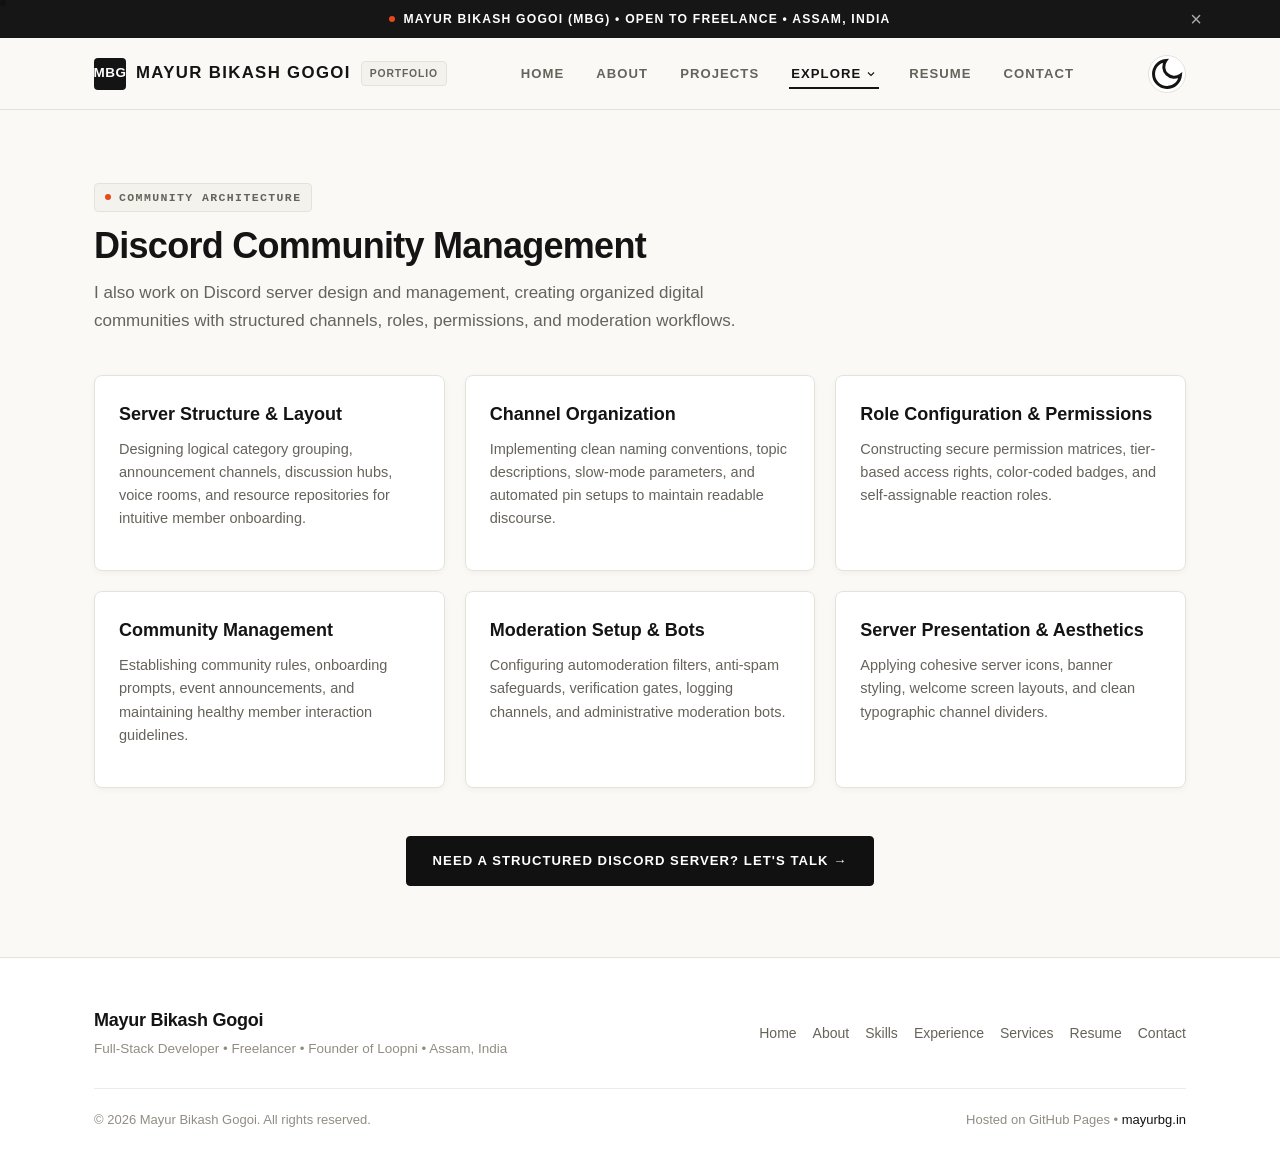
<file: discord-management.html>
<!DOCTYPE html>
<html lang="en">
<head>
  <meta charset="UTF-8">
  <meta name="viewport" content="width=device-width, initial-scale=1.0">
  
  <title>Discord Community Management | Mayur Bikash Gogoi (MBG)</title>
  <meta name="title" content="Discord Community Management | Mayur Bikash Gogoi (MBG)">
  <meta name="description" content="Discord server design, channel hierarchy, role permission configurations, and moderation systems by Mayur Bikash Gogoi (MBG).">
  <meta name="keywords" content="Mayur Bikash Gogoi, Mayur, Bikash, Mayur Bikash, Mayur Gogoi, Bikash Gogoi, MBG, mayurbg, mayurbg.in, MayurBikash, MayurBikashGogoi, Mayoor Bikash Gogoi, Mayur Vikas Gogoi, Mayur Bikas Gogoi, Moyur Bikash Gogoi, Moyur Gogoi, Mayor Bikash Gogoi, Mayur Assam, Mayur Bikash Assam, Mayur Gogoi Loopni, Loopni Founder, Nalbari Polytechnic, Lahowal College, Montfort High School Chabua">
  <meta name="author" content="Mayur Bikash Gogoi">
  <meta name="robots" content="index, follow">
  <link rel="canonical" href="https://mayurbg.in/discord-management.html">

  <meta property="og:type" content="website">
  <meta property="og:url" content="https://mayurbg.in/discord-management.html">
  <meta property="og:title" content="Discord Community Management | Mayur Bikash Gogoi (MBG)">
  <meta property="og:description" content="Discord server design, channel hierarchy, role permission configurations, and moderation systems by Mayur Bikash Gogoi (MBG).">
  <meta property="og:image" content="https://mayurbg.in/assets/images/profile/mayur-bikash-gogoi.jpg">
  <meta property="og:image:alt" content="Mayur Bikash Gogoi (MBG) — Profile Photo">
  <meta property="og:site_name" content="Mayur Bikash Gogoi (MBG)">

  <link rel="icon" type="image/svg+xml" href="favicon.svg">
  <link rel="manifest" href="manifest.json">
  <meta name="theme-color" content="#FAF9F6">

  <link rel="stylesheet" href="css/style.css">
  <link rel="stylesheet" href="css/responsive.css">
  <link rel="stylesheet" href="css/animations.css">
  <link rel="stylesheet" href="css/print.css" media="print">
</head>
<body>
  <a href="#main-content" class="skip-to-content">Skip to main content</a>

    <!-- Top Announcement Bar (Loopni Style) -->
  <aside class="announcement-bar" id="announcement-bar" aria-label="Announcement">
    <div class="container announcement-inner">
      <div class="announcement-text">
        <span class="announcement-dot"></span>
        <span>MAYUR BIKASH GOGOI (MBG) &bull; OPEN TO FREELANCE &bull; ASSAM, INDIA</span>
      </div>
      <button type="button" class="announcement-close" id="announcement-close" aria-label="Close banner">&times;</button>
    </div>
  </aside>

  <header class="site-header" role="banner">
    <div class="container header-container">
      <a href="index.html" class="brand-link" aria-label="Mayur Bikash Gogoi (MBG) Home">
        <span class="brand-monogram">MBG</span>
        <span class="brand-name">Mayur Bikash Gogoi</span>
        <span class="brand-badge">PORTFOLIO</span>
      </a>

            <nav class="nav-menu" role="navigation" aria-label="Primary Navigation">
        <ul class="nav-links">
          <li class="nav-item"><a href="index.html" class="nav-link">Home</a></li>
          <li class="nav-item"><a href="about.html" class="nav-link">About</a></li>
          <li class="nav-item"><a href="projects.html" class="nav-link">Projects</a></li>
          <li class="nav-item dropdown">
            <button type="button" class="nav-link dropdown-toggle active" aria-expanded="false" aria-haspopup="true">
              <span>Explore</span>
              <svg class="dropdown-chevron" viewBox="0 0 24 24" width="12" height="12" fill="none" stroke="currentColor"><polyline points="6 9 12 15 18 9"></polyline></svg>
            </button>
            <ul class="dropdown-menu" role="menu">
              <li class="dropdown-item"><a href="education.html" class="dropdown-link">Education</a></li>
              <li class="dropdown-item"><a href="skills.html" class="dropdown-link">Skills &amp; Technologies</a></li>
              <li class="dropdown-item"><a href="experience.html" class="dropdown-link">Experience</a></li>
              <li class="dropdown-item"><a href="services.html" class="dropdown-link">Services</a></li>
              <li class="dropdown-item"><a href="index.html#gallery" class="dropdown-link">Photo Gallery</a></li>
            </ul>
          </li>
          <li class="nav-item"><a href="resume.html" class="nav-link">Resume</a></li>
          <li class="nav-item"><a href="contact.html" class="nav-link">Contact</a></li>
        </ul>
      </nav>

      <div class="header-actions">
        <button type="button" class="theme-toggle-btn" aria-label="Toggle theme">
          <svg class="theme-icon-light" viewBox="0 0 24 24" fill="none" stroke="currentColor" stroke-width="2"><path d="M21 12.79A9 9 0 1 1 11.21 3 7 7 0 0 0 21 12.79z"></path></svg>
          <svg class="theme-icon-dark" viewBox="0 0 24 24" fill="none" stroke="currentColor" stroke-width="2"><circle cx="12" cy="12" r="5"></circle><line x1="12" y1="1" x2="12" y2="3"></line><line x1="12" y1="21" x2="12" y2="23"></line><line x1="4.22" y1="4.22" x2="5.64" y2="5.64"></line><line x1="18.36" y1="18.36" x2="19.78" y2="19.78"></line><line x1="1" y1="12" x2="3" y2="12"></line><line x1="21" y1="12" x2="23" y2="12"></line><line x1="4.22" y1="19.78" x2="5.64" y2="18.36"></line><line x1="18.36" y1="5.64" x2="19.78" y2="4.22"></line></svg>
        </button>
        <button type="button" class="mobile-menu-btn" aria-label="Toggle menu" aria-expanded="false">
          <span class="hamburger-line line-1"></span>
          <span class="hamburger-line line-2"></span>
          <span class="hamburger-line line-3"></span>
        </button>
      </div>
    </div>
  </header>

  <main id="main-content" class="section">
    <div class="container">
      <div class="section-header reveal-item">
        <span class="section-tag">Community Architecture</span>
        <h1 class="section-title">Discord Community Management</h1>
        <p class="section-subtitle">
          I also work on Discord server design and management, creating organized digital communities with structured channels, roles, permissions, and moderation workflows.
        </p>
      </div>

      <div class="services-grid reveal-item">
        <div class="service-card">
          <h2 class="service-title">Server Structure &amp; Layout</h2>
          <p class="service-desc">
            Designing logical category grouping, announcement channels, discussion hubs, voice rooms, and resource repositories for intuitive member onboarding.
          </p>
        </div>

        <div class="service-card">
          <h2 class="service-title">Channel Organization</h2>
          <p class="service-desc">
            Implementing clean naming conventions, topic descriptions, slow-mode parameters, and automated pin setups to maintain readable discourse.
          </p>
        </div>

        <div class="service-card">
          <h2 class="service-title">Role Configuration &amp; Permissions</h2>
          <p class="service-desc">
            Constructing secure permission matrices, tier-based access rights, color-coded badges, and self-assignable reaction roles.
          </p>
        </div>

        <div class="service-card">
          <h2 class="service-title">Community Management</h2>
          <p class="service-desc">
            Establishing community rules, onboarding prompts, event announcements, and maintaining healthy member interaction guidelines.
          </p>
        </div>

        <div class="service-card">
          <h2 class="service-title">Moderation Setup &amp; Bots</h2>
          <p class="service-desc">
            Configuring automoderation filters, anti-spam safeguards, verification gates, logging channels, and administrative moderation bots.
          </p>
        </div>

        <div class="service-card">
          <h2 class="service-title">Server Presentation &amp; Aesthetics</h2>
          <p class="service-desc">
            Applying cohesive server icons, banner styling, welcome screen layouts, and clean typographic channel dividers.
          </p>
        </div>
      </div>

      <div style="margin-top: 48px; text-align: center;" class="reveal-item">
        <a href="contact.html" class="btn btn-primary">
          Need a Structured Discord Server? Let's Talk &rarr;
        </a>
      </div>
    </div>
  </main>

  <footer class="site-footer" role="contentinfo">
    <div class="container">
      <div class="footer-top">
        <div class="footer-brand">
          <div class="footer-brand-title">Mayur Bikash Gogoi</div>
          <div class="footer-brand-sub">Full-Stack Developer • Freelancer • Founder of Loopni • Assam, India</div>
        </div>
        <div class="footer-links">
          <a href="index.html" class="footer-link">Home</a>
          <a href="about.html" class="footer-link">About</a>
          <a href="skills.html" class="footer-link">Skills</a>
          <a href="experience.html" class="footer-link">Experience</a>
          <a href="services.html" class="footer-link">Services</a>
          <a href="resume.html" class="footer-link">Resume</a>
          <a href="contact.html" class="footer-link">Contact</a>
        </div>
      </div>
      <div class="footer-bottom">
        <div>&copy; 2026 Mayur Bikash Gogoi. All rights reserved.</div>
        <div>Hosted on GitHub Pages • <a href="https://mayurbg.in" style="color: var(--accent);">mayurbg.in</a></div>
      </div>
    </div>
  </footer>

  <script src="js/config.js"></script>
  <script src="js/theme.js"></script>
  <script src="js/navigation.js"></script>
  <script src="js/animations.js"></script>
</body>
</html>
</file>
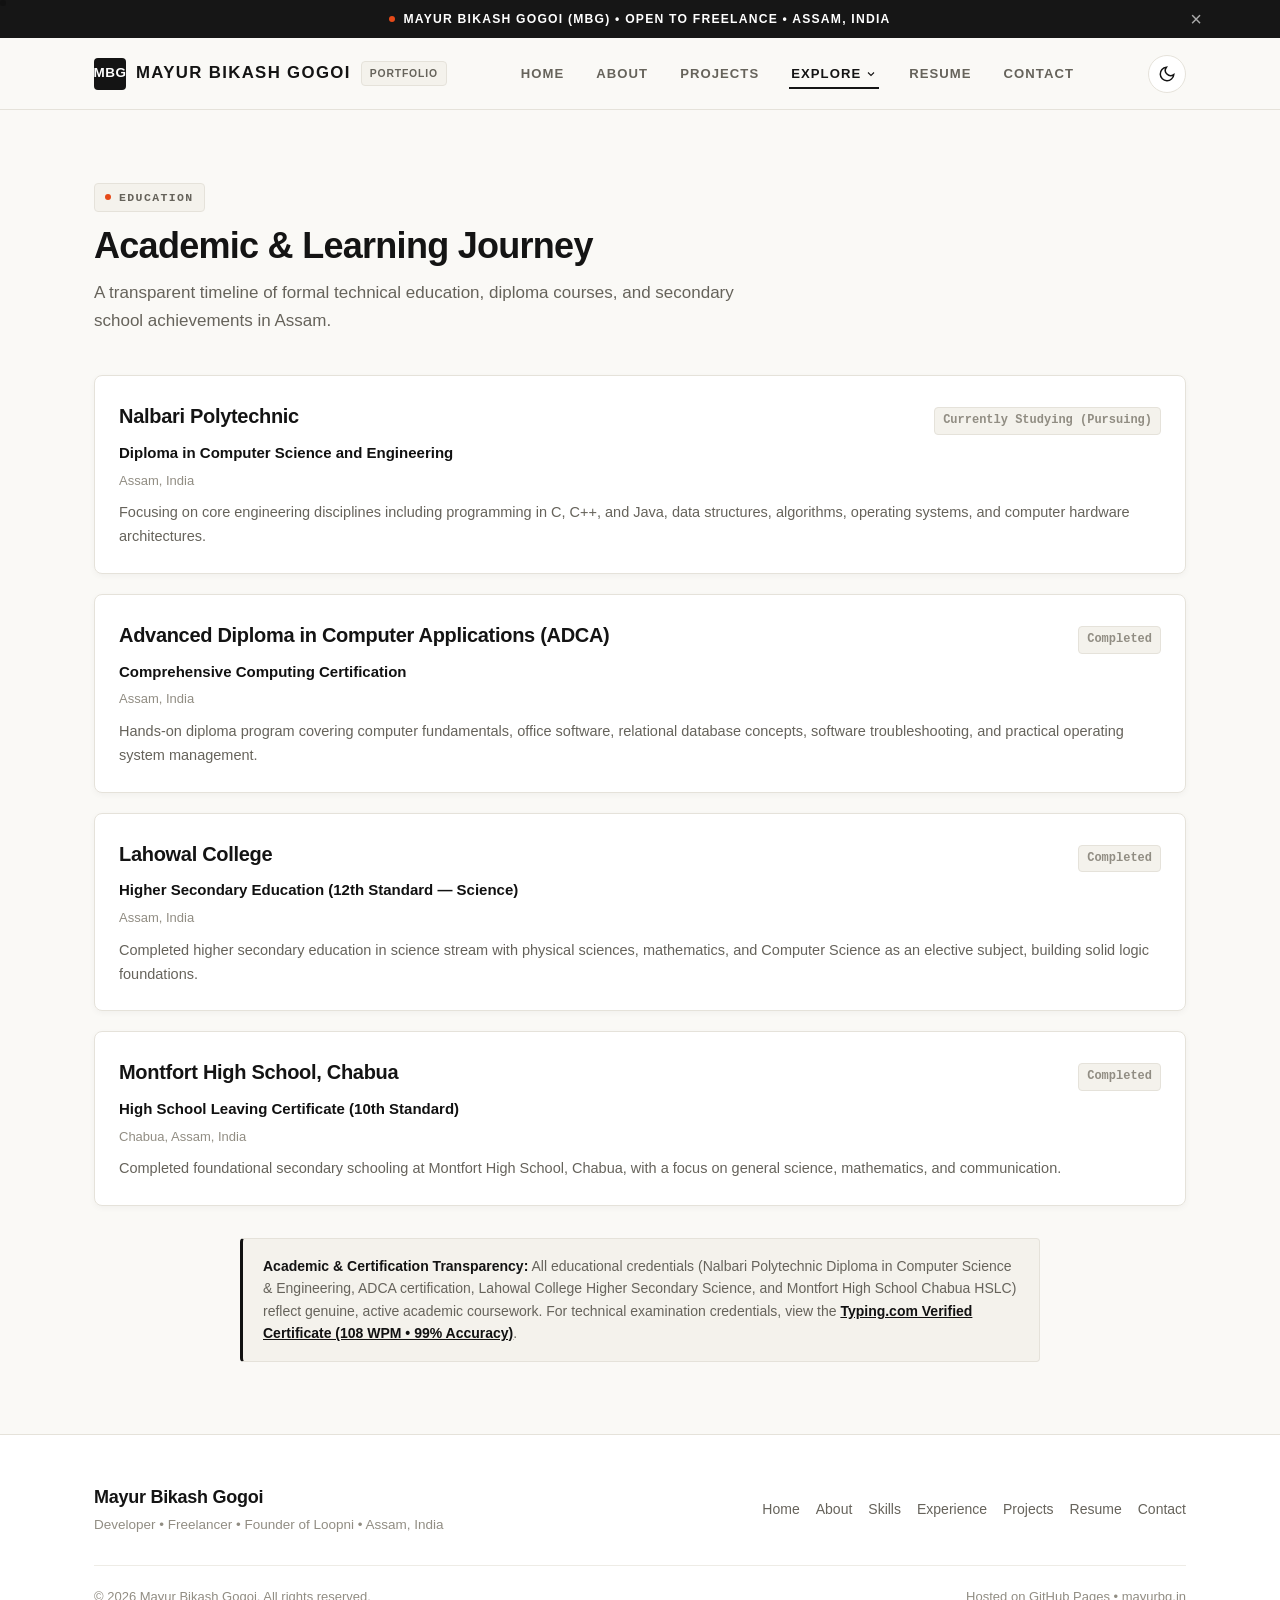
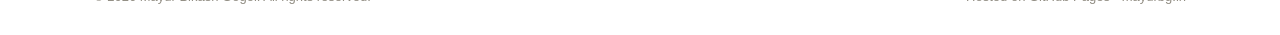
<file: education.html>
<!DOCTYPE html>
<html lang="en">
<head>
  <meta charset="UTF-8">
  <meta name="viewport" content="width=device-width, initial-scale=1.0">
  
  <title>Education | Mayur Bikash Gogoi (MBG)</title>
  <meta name="title" content="Education | Mayur Bikash Gogoi (MBG)">
  <meta name="description" content="Academic background and technical education of Mayur Bikash Gogoi (MBG): Nalbari Polytechnic, ADCA course, Lahowal College, and Montfort High School Chabua.">
  <meta name="keywords" content="Mayur Bikash Gogoi, Mayur, Bikash, Mayur Bikash, Mayur Gogoi, Bikash Gogoi, MBG, mayurbg, mayurbg.in, MayurBikash, MayurBikashGogoi, Mayoor Bikash Gogoi, Mayur Vikas Gogoi, Mayur Bikas Gogoi, Moyur Bikash Gogoi, Moyur Gogoi, Mayor Bikash Gogoi, Mayur Assam, Mayur Bikash Assam, Mayur Gogoi Loopni, Loopni Founder, Nalbari Polytechnic, Lahowal College, Montfort High School Chabua">
  <meta name="author" content="Mayur Bikash Gogoi">
  <meta name="robots" content="index, follow">
  <link rel="canonical" href="https://mayurbg.in/education.html">

  <meta property="og:type" content="website">
  <meta property="og:url" content="https://mayurbg.in/education.html">
  <meta property="og:title" content="Education | Mayur Bikash Gogoi (MBG)">
  <meta property="og:description" content="Academic background and technical education of Mayur Bikash Gogoi (MBG): Nalbari Polytechnic, ADCA course, Lahowal College, and Montfort High School Chabua.">
  <meta property="og:image" content="https://mayurbg.in/assets/images/profile/mayur-bikash-gogoi.jpg">
  <meta property="og:image:alt" content="Mayur Bikash Gogoi (MBG) — Profile Photo">
  <meta property="og:site_name" content="Mayur Bikash Gogoi (MBG)">

  <link rel="icon" type="image/svg+xml" href="favicon.svg">
  <link rel="icon" type="image/x-icon" href="favicon.ico">
  <link rel="manifest" href="manifest.json">
  <meta name="theme-color" content="#FAF9F6">

  <link rel="stylesheet" href="css/style.css">
  <link rel="stylesheet" href="css/responsive.css">
  <link rel="stylesheet" href="css/animations.css">
  <link rel="stylesheet" href="css/print.css" media="print">
</head>
<body>
  <a href="#main-content" class="skip-to-content">Skip to content</a>

    <!-- Top Announcement Bar (Loopni Style) -->
  <aside class="announcement-bar" id="announcement-bar" aria-label="Announcement">
    <div class="container announcement-inner">
      <div class="announcement-text">
        <span class="announcement-dot"></span>
        <span>MAYUR BIKASH GOGOI (MBG) &bull; OPEN TO FREELANCE &bull; ASSAM, INDIA</span>
      </div>
      <button type="button" class="announcement-close" id="announcement-close" aria-label="Close banner">&times;</button>
    </div>
  </aside>

  <header class="site-header" role="banner">
    <div class="container header-container">
      <a href="index.html" class="brand-link" aria-label="Mayur Bikash Gogoi (MBG) Home">
        <span class="brand-monogram">MBG</span>
        <span class="brand-name">Mayur Bikash Gogoi</span>
        <span class="brand-badge">PORTFOLIO</span>
      </a>

            <nav class="nav-menu" role="navigation" aria-label="Primary Navigation">
        <ul class="nav-links">
          <li class="nav-item"><a href="index.html" class="nav-link">Home</a></li>
          <li class="nav-item"><a href="about.html" class="nav-link">About</a></li>
          <li class="nav-item"><a href="projects.html" class="nav-link">Projects</a></li>
          <li class="nav-item dropdown">
            <button type="button" class="nav-link dropdown-toggle active" aria-expanded="false" aria-haspopup="true">
              <span>Explore</span>
              <svg class="dropdown-chevron" viewBox="0 0 24 24" width="12" height="12" fill="none" stroke="currentColor"><polyline points="6 9 12 15 18 9"></polyline></svg>
            </button>
            <ul class="dropdown-menu" role="menu">
              <li class="dropdown-item"><a href="education.html" class="dropdown-link active">Education</a></li>
              <li class="dropdown-item"><a href="skills.html" class="dropdown-link">Skills &amp; Technologies</a></li>
              <li class="dropdown-item"><a href="experience.html" class="dropdown-link">Experience</a></li>
              <li class="dropdown-item"><a href="services.html" class="dropdown-link">Services</a></li>
              <li class="dropdown-item"><a href="index.html#gallery" class="dropdown-link">Photo Gallery</a></li>
            </ul>
          </li>
          <li class="nav-item"><a href="resume.html" class="nav-link">Resume</a></li>
          <li class="nav-item"><a href="contact.html" class="nav-link">Contact</a></li>
        </ul>
      </nav>

      <div class="header-actions">
        <button type="button" class="theme-toggle-btn" aria-label="Toggle theme">
          <svg class="theme-icon-light" viewBox="0 0 24 24" width="18" height="18" fill="none" stroke="currentColor" stroke-width="2"><path d="M21 12.79A9 9 0 1 1 11.21 3 7 7 0 0 0 21 12.79z"></path></svg>
          <svg class="theme-icon-dark" viewBox="0 0 24 24" width="18" height="18" fill="none" stroke="currentColor" stroke-width="2"><circle cx="12" cy="12" r="5"></circle><line x1="12" y1="1" x2="12" y2="3"></line><line x1="12" y1="21" x2="12" y2="23"></line><line x1="4.22" y1="4.22" x2="5.64" y2="5.64"></line><line x1="18.36" y1="18.36" x2="19.78" y2="19.78"></line><line x1="1" y1="12" x2="3" y2="12"></line><line x1="21" y1="12" x2="23" y2="12"></line><line x1="4.22" y1="19.78" x2="5.64" y2="18.36"></line><line x1="18.36" y1="5.64" x2="19.78" y2="4.22"></line></svg>
        </button>
        <button type="button" class="mobile-menu-btn" aria-label="Toggle menu" aria-expanded="false">
          <span class="hamburger-line line-1"></span>
          <span class="hamburger-line line-2"></span>
          <span class="hamburger-line line-3"></span>
        </button>
      </div>
    </div>
  </header>

  <main id="main-content" class="section">
    <div class="container">
      <div class="section-header reveal-item">
        <span class="section-tag">Education</span>
        <h1 class="section-title">Academic &amp; Learning Journey</h1>
        <p class="section-subtitle">A transparent timeline of formal technical education, diploma courses, and secondary school achievements in Assam.</p>
      </div>

      <div class="timeline reveal-item">
        <!-- 1. Nalbari Polytechnic -->
        <div class="timeline-card">
          <div class="timeline-header">
            <h2 class="timeline-title">Nalbari Polytechnic</h2>
            <span class="timeline-status">Currently Studying (Pursuing)</span>
          </div>
          <div class="timeline-sub">Diploma in Computer Science and Engineering</div>
          <div class="timeline-location">Assam, India</div>
          <p class="timeline-notes">
            Focusing on core engineering disciplines including programming in C, C++, and Java, data structures, algorithms, operating systems, and computer hardware architectures.
          </p>
        </div>

        <!-- 2. ADCA -->
        <div class="timeline-card">
          <div class="timeline-header">
            <h2 class="timeline-title">Advanced Diploma in Computer Applications (ADCA)</h2>
            <span class="timeline-status">Completed</span>
          </div>
          <div class="timeline-sub">Comprehensive Computing Certification</div>
          <div class="timeline-location">Assam, India</div>
          <p class="timeline-notes">
            Hands-on diploma program covering computer fundamentals, office software, relational database concepts, software troubleshooting, and practical operating system management.
          </p>
        </div>

        <!-- 3. Lahowal College -->
        <div class="timeline-card">
          <div class="timeline-header">
            <h2 class="timeline-title">Lahowal College</h2>
            <span class="timeline-status">Completed</span>
          </div>
          <div class="timeline-sub">Higher Secondary Education (12th Standard — Science)</div>
          <div class="timeline-location">Assam, India</div>
          <p class="timeline-notes">
            Completed higher secondary education in science stream with physical sciences, mathematics, and Computer Science as an elective subject, building solid logic foundations.
          </p>
        </div>

        <!-- 4. Montfort High School, Chabua -->
        <div class="timeline-card">
          <div class="timeline-header">
            <h2 class="timeline-title">Montfort High School, Chabua</h2>
            <span class="timeline-status">Completed</span>
          </div>
          <div class="timeline-sub">High School Leaving Certificate (10th Standard)</div>
          <div class="timeline-location">Chabua, Assam, India</div>
          <p class="timeline-notes">
            Completed foundational secondary schooling at Montfort High School, Chabua, with a focus on general science, mathematics, and communication.
        </div>
      </div>

      <div class="transparency-note-box reveal-item" style="max-width: 800px; margin: 32px auto 0;">
        <strong>Academic &amp; Certification Transparency:</strong> All educational credentials (Nalbari Polytechnic Diploma in Computer Science &amp; Engineering, ADCA certification, Lahowal College Higher Secondary Science, and Montfort High School Chabua HSLC) reflect genuine, active academic coursework. For technical examination credentials, view the <a href="assets/certificates/mayur-bikash-typing-certificate.pdf" target="_blank" rel="noopener noreferrer" style="color: var(--accent); text-decoration: underline; font-weight: 600;">Typing.com Verified Certificate (108 WPM &bull; 99% Accuracy)</a>.
      </div>
    </div>
  </main>

  <footer class="site-footer" role="contentinfo">
    <div class="container">
      <div class="footer-top">
        <div>
          <div class="footer-brand-title">Mayur Bikash Gogoi</div>
          <div class="footer-brand-sub">Developer &bull; Freelancer &bull; Founder of Loopni &bull; Assam, India</div>
        </div>
        <div class="footer-links">
          <a href="index.html" class="footer-link">Home</a>
          <a href="about.html" class="footer-link">About</a>
          <a href="skills.html" class="footer-link">Skills</a>
          <a href="experience.html" class="footer-link">Experience</a>
          <a href="projects.html" class="footer-link">Projects</a>
          <a href="resume.html" class="footer-link">Resume</a>
          <a href="contact.html" class="footer-link">Contact</a>
        </div>
      </div>
      <div class="footer-bottom">
        <div>&copy; 2026 Mayur Bikash Gogoi. All rights reserved.</div>
        <div>Hosted on GitHub Pages &bull; <a href="https://mayurbg.in">mayurbg.in</a></div>
      </div>
    </div>
  </footer>

  <script src="js/config.js"></script>
  <script src="js/theme.js"></script>
  <script src="js/navigation.js"></script>
  <script src="js/animations.js"></script>
</body>
</html>
</file>
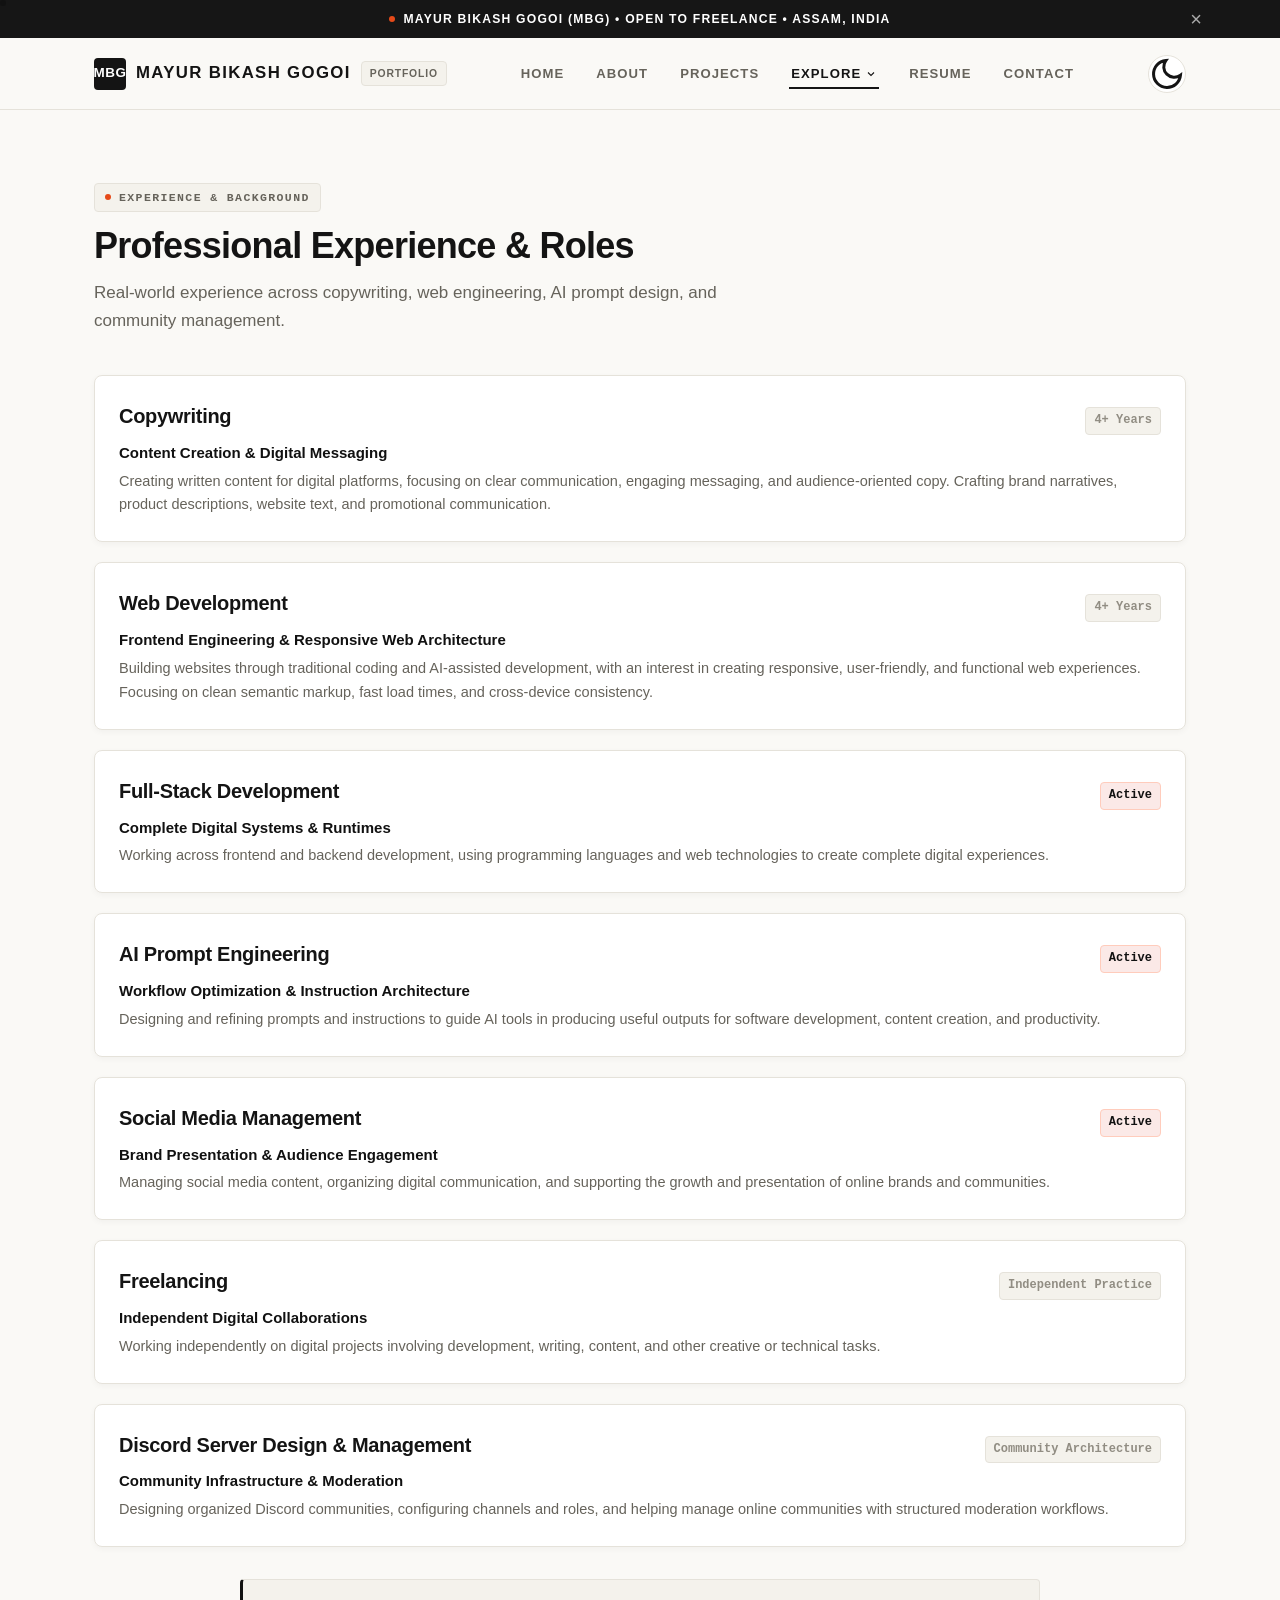
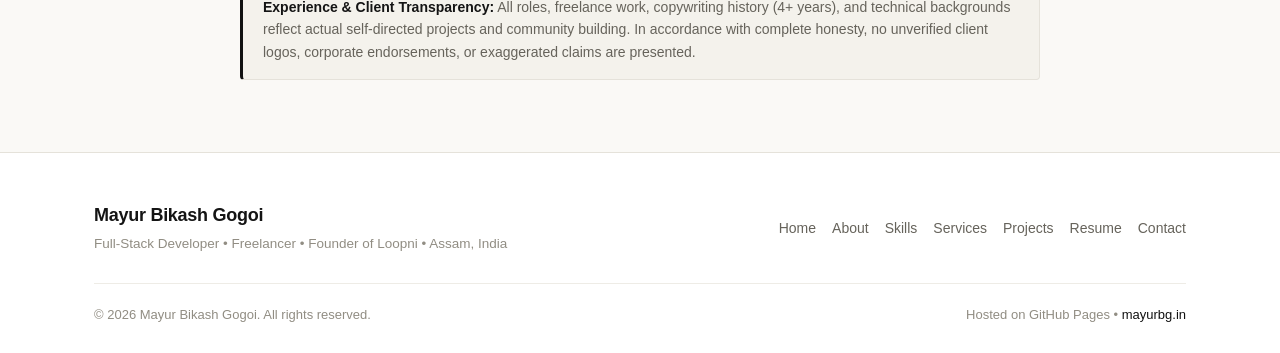
<file: experience.html>
<!DOCTYPE html>
<html lang="en">
<head>
  <meta charset="UTF-8">
  <meta name="viewport" content="width=device-width, initial-scale=1.0">
  
  <title>Experience | Mayur Bikash Gogoi (MBG)</title>
  <meta name="title" content="Experience | Mayur Bikash Gogoi (MBG)">
  <meta name="description" content="Professional experience of Mayur Bikash Gogoi (MBG) in copywriting, full-stack web development, AI prompt engineering, and community design.">
  <meta name="keywords" content="Mayur Bikash Gogoi, Mayur, Bikash, Mayur Bikash, Mayur Gogoi, Bikash Gogoi, MBG, mayurbg, mayurbg.in, MayurBikash, MayurBikashGogoi, Mayoor Bikash Gogoi, Mayur Vikas Gogoi, Mayur Bikas Gogoi, Moyur Bikash Gogoi, Moyur Gogoi, Mayor Bikash Gogoi, Mayur Assam, Mayur Bikash Assam, Mayur Gogoi Loopni, Loopni Founder, Nalbari Polytechnic, Lahowal College, Montfort High School Chabua">
  <meta name="author" content="Mayur Bikash Gogoi">
  <meta name="robots" content="index, follow">
  <link rel="canonical" href="https://mayurbg.in/experience.html">

  <meta property="og:type" content="website">
  <meta property="og:url" content="https://mayurbg.in/experience.html">
  <meta property="og:title" content="Experience | Mayur Bikash Gogoi (MBG)">
  <meta property="og:description" content="Professional experience of Mayur Bikash Gogoi (MBG) in copywriting, full-stack web development, AI prompt engineering, and community design.">
  <meta property="og:image" content="https://mayurbg.in/assets/images/profile/mayur-bikash-gogoi.jpg">
  <meta property="og:image:alt" content="Mayur Bikash Gogoi (MBG) — Profile Photo">
  <meta property="og:site_name" content="Mayur Bikash Gogoi (MBG)">

  <link rel="icon" type="image/svg+xml" href="favicon.svg">
  <link rel="manifest" href="manifest.json">
  <meta name="theme-color" content="#FAF9F6">

  <link rel="stylesheet" href="css/style.css">
  <link rel="stylesheet" href="css/responsive.css">
  <link rel="stylesheet" href="css/animations.css">
  <link rel="stylesheet" href="css/print.css" media="print">
</head>
<body>
  <a href="#main-content" class="skip-to-content">Skip to main content</a>

    <!-- Top Announcement Bar (Loopni Style) -->
  <aside class="announcement-bar" id="announcement-bar" aria-label="Announcement">
    <div class="container announcement-inner">
      <div class="announcement-text">
        <span class="announcement-dot"></span>
        <span>MAYUR BIKASH GOGOI (MBG) &bull; OPEN TO FREELANCE &bull; ASSAM, INDIA</span>
      </div>
      <button type="button" class="announcement-close" id="announcement-close" aria-label="Close banner">&times;</button>
    </div>
  </aside>

  <header class="site-header" role="banner">
    <div class="container header-container">
      <a href="index.html" class="brand-link" aria-label="Mayur Bikash Gogoi (MBG) Home">
        <span class="brand-monogram">MBG</span>
        <span class="brand-name">Mayur Bikash Gogoi</span>
        <span class="brand-badge">PORTFOLIO</span>
      </a>

            <nav class="nav-menu" role="navigation" aria-label="Primary Navigation">
        <ul class="nav-links">
          <li class="nav-item"><a href="index.html" class="nav-link">Home</a></li>
          <li class="nav-item"><a href="about.html" class="nav-link">About</a></li>
          <li class="nav-item"><a href="projects.html" class="nav-link">Projects</a></li>
          <li class="nav-item dropdown">
            <button type="button" class="nav-link dropdown-toggle active" aria-expanded="false" aria-haspopup="true">
              <span>Explore</span>
              <svg class="dropdown-chevron" viewBox="0 0 24 24" width="12" height="12" fill="none" stroke="currentColor"><polyline points="6 9 12 15 18 9"></polyline></svg>
            </button>
            <ul class="dropdown-menu" role="menu">
              <li class="dropdown-item"><a href="education.html" class="dropdown-link">Education</a></li>
              <li class="dropdown-item"><a href="skills.html" class="dropdown-link">Skills &amp; Technologies</a></li>
              <li class="dropdown-item"><a href="experience.html" class="dropdown-link active">Experience</a></li>
              <li class="dropdown-item"><a href="services.html" class="dropdown-link">Services</a></li>
              <li class="dropdown-item"><a href="index.html#gallery" class="dropdown-link">Photo Gallery</a></li>
            </ul>
          </li>
          <li class="nav-item"><a href="resume.html" class="nav-link">Resume</a></li>
          <li class="nav-item"><a href="contact.html" class="nav-link">Contact</a></li>
        </ul>
      </nav>

      <div class="header-actions">
        <button type="button" class="theme-toggle-btn" aria-label="Toggle theme">
          <svg class="theme-icon-light" viewBox="0 0 24 24" fill="none" stroke="currentColor" stroke-width="2"><path d="M21 12.79A9 9 0 1 1 11.21 3 7 7 0 0 0 21 12.79z"></path></svg>
          <svg class="theme-icon-dark" viewBox="0 0 24 24" fill="none" stroke="currentColor" stroke-width="2"><circle cx="12" cy="12" r="5"></circle><line x1="12" y1="1" x2="12" y2="3"></line><line x1="12" y1="21" x2="12" y2="23"></line><line x1="4.22" y1="4.22" x2="5.64" y2="5.64"></line><line x1="18.36" y1="18.36" x2="19.78" y2="19.78"></line><line x1="1" y1="12" x2="3" y2="12"></line><line x1="21" y1="12" x2="23" y2="12"></line><line x1="4.22" y1="19.78" x2="5.64" y2="18.36"></line><line x1="18.36" y1="5.64" x2="19.78" y2="4.22"></line></svg>
        </button>
        <button type="button" class="mobile-menu-btn" aria-label="Toggle menu" aria-expanded="false">
          <span class="hamburger-line line-1"></span>
          <span class="hamburger-line line-2"></span>
          <span class="hamburger-line line-3"></span>
        </button>
      </div>
    </div>
  </header>

  <main id="main-content" class="section">
    <div class="container">
      <div class="section-header reveal-item">
        <span class="section-tag">Experience &amp; Background</span>
        <h1 class="section-title">Professional Experience &amp; Roles</h1>
        <p class="section-subtitle">Real-world experience across copywriting, web engineering, AI prompt design, and community management.</p>
      </div>

      <div class="timeline reveal-item">
        <div class="timeline-item">
          <div class="timeline-dot"></div>
          <div class="timeline-card">
            <div class="timeline-header">
              <h2 class="timeline-title">Copywriting</h2>
              <span class="timeline-status">4+ Years</span>
            </div>
            <div class="timeline-sub">Content Creation &amp; Digital Messaging</div>
            <p class="timeline-notes">
              Creating written content for digital platforms, focusing on clear communication, engaging messaging, and audience-oriented copy. Crafting brand narratives, product descriptions, website text, and promotional communication.
            </p>
          </div>
        </div>

        <div class="timeline-item">
          <div class="timeline-dot"></div>
          <div class="timeline-card">
            <div class="timeline-header">
              <h2 class="timeline-title">Web Development</h2>
              <span class="timeline-status">4+ Years</span>
            </div>
            <div class="timeline-sub">Frontend Engineering &amp; Responsive Web Architecture</div>
            <p class="timeline-notes">
              Building websites through traditional coding and AI-assisted development, with an interest in creating responsive, user-friendly, and functional web experiences. Focusing on clean semantic markup, fast load times, and cross-device consistency.
            </p>
          </div>
        </div>

        <div class="timeline-item">
          <div class="timeline-dot"></div>
          <div class="timeline-card">
            <div class="timeline-header">
              <h2 class="timeline-title">Full-Stack Development</h2>
              <span class="timeline-status ongoing">Active</span>
            </div>
            <div class="timeline-sub">Complete Digital Systems &amp; Runtimes</div>
            <p class="timeline-notes">
              Working across frontend and backend development, using programming languages and web technologies to create complete digital experiences.
            </p>
          </div>
        </div>

        <div class="timeline-item">
          <div class="timeline-dot"></div>
          <div class="timeline-card">
            <div class="timeline-header">
              <h2 class="timeline-title">AI Prompt Engineering</h2>
              <span class="timeline-status ongoing">Active</span>
            </div>
            <div class="timeline-sub">Workflow Optimization &amp; Instruction Architecture</div>
            <p class="timeline-notes">
              Designing and refining prompts and instructions to guide AI tools in producing useful outputs for software development, content creation, and productivity.
            </p>
          </div>
        </div>

        <div class="timeline-item">
          <div class="timeline-dot"></div>
          <div class="timeline-card">
            <div class="timeline-header">
              <h2 class="timeline-title">Social Media Management</h2>
              <span class="timeline-status ongoing">Active</span>
            </div>
            <div class="timeline-sub">Brand Presentation &amp; Audience Engagement</div>
            <p class="timeline-notes">
              Managing social media content, organizing digital communication, and supporting the growth and presentation of online brands and communities.
            </p>
          </div>
        </div>

        <div class="timeline-item">
          <div class="timeline-dot"></div>
          <div class="timeline-card">
            <div class="timeline-header">
              <h2 class="timeline-title">Freelancing</h2>
              <span class="timeline-status">Independent Practice</span>
            </div>
            <div class="timeline-sub">Independent Digital Collaborations</div>
            <p class="timeline-notes">
              Working independently on digital projects involving development, writing, content, and other creative or technical tasks.
            </p>
          </div>
        </div>

        <div class="timeline-item">
          <div class="timeline-dot"></div>
          <div class="timeline-card">
            <div class="timeline-header">
              <h2 class="timeline-title">Discord Server Design &amp; Management</h2>
              <span class="timeline-status">Community Architecture</span>
            </div>
            <div class="timeline-sub">Community Infrastructure &amp; Moderation</div>
            <p class="timeline-notes">
              Designing organized Discord communities, configuring channels and roles, and helping manage online communities with structured moderation workflows.
            </p>
          </div>
        </div>
      </div>

      <div class="transparency-note-box reveal-item" style="max-width: 800px; margin: 32px auto 0;">
        <strong>Experience &amp; Client Transparency:</strong> All roles, freelance work, copywriting history (4+ years), and technical backgrounds reflect actual self-directed projects and community building. In accordance with complete honesty, no unverified client logos, corporate endorsements, or exaggerated claims are presented.
      </div>
    </div>
  </main>

  <footer class="site-footer" role="contentinfo">
    <div class="container">
      <div class="footer-top">
        <div class="footer-brand">
          <div class="footer-brand-title">Mayur Bikash Gogoi</div>
          <div class="footer-brand-sub">Full-Stack Developer • Freelancer • Founder of Loopni • Assam, India</div>
        </div>
        <div class="footer-links">
          <a href="index.html" class="footer-link">Home</a>
          <a href="about.html" class="footer-link">About</a>
          <a href="skills.html" class="footer-link">Skills</a>
          <a href="services.html" class="footer-link">Services</a>
          <a href="projects.html" class="footer-link">Projects</a>
          <a href="resume.html" class="footer-link">Resume</a>
          <a href="contact.html" class="footer-link">Contact</a>
        </div>
      </div>
      <div class="footer-bottom">
        <div>&copy; 2026 Mayur Bikash Gogoi. All rights reserved.</div>
        <div>Hosted on GitHub Pages • <a href="https://mayurbg.in" style="color: var(--accent);">mayurbg.in</a></div>
      </div>
    </div>
  </footer>

  <script src="js/config.js"></script>
  <script src="js/theme.js"></script>
  <script src="js/navigation.js"></script>
  <script src="js/animations.js"></script>
</body>
</html>
</file>
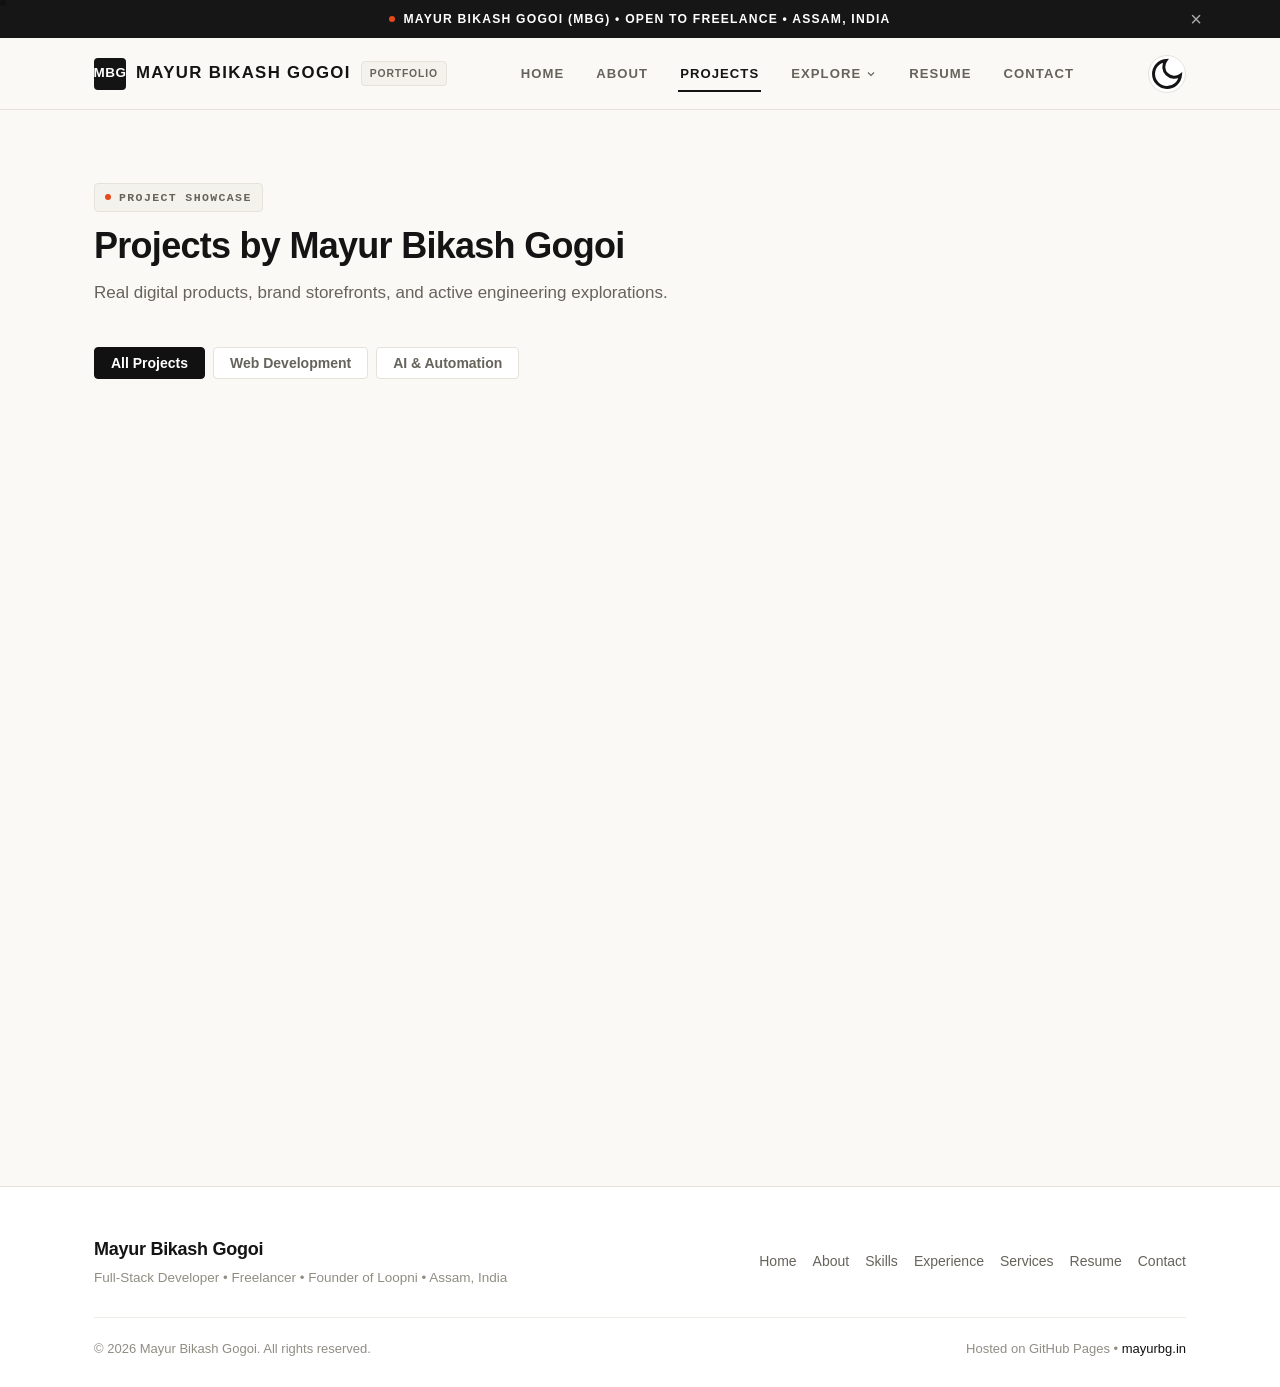
<file: projects.html>
<!DOCTYPE html>
<html lang="en">
<head>
  <meta charset="UTF-8">
  <meta name="viewport" content="width=device-width, initial-scale=1.0">
  
  <title>Projects by Mayur Bikash Gogoi (MBG) | Loopni &amp; AI Assistant</title>
  <meta name="title" content="Projects by Mayur Bikash Gogoi (MBG) | Loopni &amp; AI Assistant">
  <meta name="description" content="Explore projects built by Mayur Bikash Gogoi (MBG), including Loopni e-commerce brand website and JARVIS-inspired Personal AI Assistant.">
  <meta name="keywords" content="Mayur Bikash Gogoi, Mayur, Bikash, Mayur Bikash, Mayur Gogoi, Bikash Gogoi, MBG, mayurbg, mayurbg.in, MayurBikash, MayurBikashGogoi, Mayoor Bikash Gogoi, Mayur Vikas Gogoi, Mayur Bikas Gogoi, Moyur Bikash Gogoi, Moyur Gogoi, Mayor Bikash Gogoi, Mayur Assam, Mayur Bikash Assam, Mayur Gogoi Loopni, Loopni Founder, Nalbari Polytechnic, Lahowal College, Montfort High School Chabua">
  <meta name="author" content="Mayur Bikash Gogoi">
  <meta name="robots" content="index, follow">
  <link rel="canonical" href="https://mayurbg.in/projects.html">

  <meta property="og:type" content="website">
  <meta property="og:url" content="https://mayurbg.in/projects.html">
  <meta property="og:title" content="Projects by Mayur Bikash Gogoi (MBG) | Loopni &amp; AI Assistant">
  <meta property="og:description" content="Explore projects built by Mayur Bikash Gogoi (MBG), including Loopni e-commerce brand website and JARVIS-inspired Personal AI Assistant.">
  <meta property="og:image" content="https://mayurbg.in/assets/images/profile/mayur-bikash-gogoi.jpg">
  <meta property="og:image:alt" content="Mayur Bikash Gogoi (MBG) — Profile Photo">
  <meta property="og:site_name" content="Mayur Bikash Gogoi (MBG)">

  <link rel="icon" type="image/svg+xml" href="favicon.svg">
  <link rel="manifest" href="manifest.json">
  <meta name="theme-color" content="#FAF9F6">

  <link rel="stylesheet" href="css/style.css">
  <link rel="stylesheet" href="css/responsive.css">
  <link rel="stylesheet" href="css/animations.css">
  <link rel="stylesheet" href="css/print.css" media="print">
</head>
<body>
  <a href="#main-content" class="skip-to-content">Skip to main content</a>

    <!-- Top Announcement Bar (Loopni Style) -->
  <aside class="announcement-bar" id="announcement-bar" aria-label="Announcement">
    <div class="container announcement-inner">
      <div class="announcement-text">
        <span class="announcement-dot"></span>
        <span>MAYUR BIKASH GOGOI (MBG) &bull; OPEN TO FREELANCE &bull; ASSAM, INDIA</span>
      </div>
      <button type="button" class="announcement-close" id="announcement-close" aria-label="Close banner">&times;</button>
    </div>
  </aside>

  <header class="site-header" role="banner">
    <div class="container header-container">
      <a href="index.html" class="brand-link" aria-label="Mayur Bikash Gogoi (MBG) Home">
        <span class="brand-monogram">MBG</span>
        <span class="brand-name">Mayur Bikash Gogoi</span>
        <span class="brand-badge">PORTFOLIO</span>
      </a>

            <nav class="nav-menu" role="navigation" aria-label="Primary Navigation">
        <ul class="nav-links">
          <li class="nav-item"><a href="index.html" class="nav-link">Home</a></li>
          <li class="nav-item"><a href="about.html" class="nav-link">About</a></li>
          <li class="nav-item"><a href="projects.html" class="nav-link active">Projects</a></li>
          <li class="nav-item dropdown">
            <button type="button" class="nav-link dropdown-toggle" aria-expanded="false" aria-haspopup="true">
              <span>Explore</span>
              <svg class="dropdown-chevron" viewBox="0 0 24 24" width="12" height="12" fill="none" stroke="currentColor"><polyline points="6 9 12 15 18 9"></polyline></svg>
            </button>
            <ul class="dropdown-menu" role="menu">
              <li class="dropdown-item"><a href="education.html" class="dropdown-link">Education</a></li>
              <li class="dropdown-item"><a href="skills.html" class="dropdown-link">Skills &amp; Technologies</a></li>
              <li class="dropdown-item"><a href="experience.html" class="dropdown-link">Experience</a></li>
              <li class="dropdown-item"><a href="services.html" class="dropdown-link">Services</a></li>
              <li class="dropdown-item"><a href="index.html#gallery" class="dropdown-link">Photo Gallery</a></li>
            </ul>
          </li>
          <li class="nav-item"><a href="resume.html" class="nav-link">Resume</a></li>
          <li class="nav-item"><a href="contact.html" class="nav-link">Contact</a></li>
        </ul>
      </nav>

      <div class="header-actions">
        <button type="button" class="theme-toggle-btn" aria-label="Toggle theme">
          <svg class="theme-icon-light" viewBox="0 0 24 24" fill="none" stroke="currentColor" stroke-width="2"><path d="M21 12.79A9 9 0 1 1 11.21 3 7 7 0 0 0 21 12.79z"></path></svg>
          <svg class="theme-icon-dark" viewBox="0 0 24 24" fill="none" stroke="currentColor" stroke-width="2"><circle cx="12" cy="12" r="5"></circle><line x1="12" y1="1" x2="12" y2="3"></line><line x1="12" y1="21" x2="12" y2="23"></line><line x1="4.22" y1="4.22" x2="5.64" y2="5.64"></line><line x1="18.36" y1="18.36" x2="19.78" y2="19.78"></line><line x1="1" y1="12" x2="3" y2="12"></line><line x1="21" y1="12" x2="23" y2="12"></line><line x1="4.22" y1="19.78" x2="5.64" y2="18.36"></line><line x1="18.36" y1="5.64" x2="19.78" y2="4.22"></line></svg>
        </button>
        <button type="button" class="mobile-menu-btn" aria-label="Toggle menu" aria-expanded="false">
          <span class="hamburger-line line-1"></span>
          <span class="hamburger-line line-2"></span>
          <span class="hamburger-line line-3"></span>
        </button>
      </div>
    </div>
  </header>

  <main id="main-content" class="section">
    <div class="container">
      <div class="section-header reveal-item">
        <span class="section-tag">Project Showcase</span>
        <h1 class="section-title">Projects by Mayur Bikash Gogoi</h1>
        <p class="section-subtitle">Real digital products, brand storefronts, and active engineering explorations.</p>
      </div>

      <div class="project-filters reveal-item">
        <button type="button" class="filter-btn active" data-filter="all">All Projects</button>
        <button type="button" class="filter-btn" data-filter="web">Web Development</button>
        <button type="button" class="filter-btn" data-filter="ai">AI &amp; Automation</button>
      </div>

      <div id="projects-grid-container" class="projects-grid">
        <!-- Rendered dynamically from js/projects.js with fallback -->
        <article class="project-card reveal-item">
          <div class="project-thumb">
            <img src="assets/images/projects/loopni-project.svg" alt="Loopni Brand Website Project" width="600" height="380">
          </div>
          <div class="project-body">
            <div class="project-meta-row">
              <span class="project-category">Web Development / E-Commerce</span>
              <span class="project-status-badge active">Website built / Brand in development</span>
            </div>
            <h2 class="project-name">Loopni</h2>
            <div class="project-tagline">Clothing &amp; Accessories Brand Website</div>
            <p class="project-desc">
              Loopni is my clothing and accessories brand based in India. I created the brand's website as part of my journey in web development and entrepreneurship.
            </p>
            <div class="project-tech-tags">
              <span class="tech-tag">HTML5</span>
              <span class="tech-tag">CSS3</span>
              <span class="tech-tag">JavaScript</span>
              <span class="tech-tag">Responsive Design</span>
              <span class="tech-tag">Brand Identity</span>
            </div>
            <div class="project-actions">
              <a href="https://loopni.shop" target="_blank" rel="noopener noreferrer" class="btn btn-primary btn-sm">Live Website</a>
              <a href="https://www.instagram.com/loopni.pvt/" target="_blank" rel="noopener noreferrer" class="btn btn-secondary btn-sm">Loopni Instagram</a>
            </div>
          </div>
        </article>

        <article class="project-card reveal-item">
          <div class="project-thumb">
            <img src="assets/images/projects/jarvis-assistant-project.svg" alt="Personal AI Assistant Project" width="600" height="380">
          </div>
          <div class="project-body">
            <div class="project-meta-row">
              <span class="project-category">AI / Automation / Software</span>
              <span class="project-status-badge in-development">In Development</span>
            </div>
            <h2 class="project-name">Personal AI Assistant</h2>
            <div class="project-tagline">Inspired by JARVIS from Iron Man</div>
            <p class="project-desc">
              I'm developing a personal AI assistant inspired by JARVIS from Iron Man. The goal is to explore natural voice interaction, multilingual communication, computer automation, and intelligent assistance.
            </p>
            <div class="project-tech-tags">
              <span class="tech-tag">Python</span>
              <span class="tech-tag">NLP</span>
              <span class="tech-tag">Voice Synthesis</span>
              <span class="tech-tag">Desktop Automation</span>
            </div>
            <div class="project-actions">
              <span class="btn btn-outline btn-sm" style="cursor: default; opacity: 0.85;">In Active Development</span>
            </div>
          </div>
        </article>
      </div>
    </div>
  </main>

  <footer class="site-footer" role="contentinfo">
    <div class="container">
      <div class="footer-top">
        <div class="footer-brand">
          <div class="footer-brand-title">Mayur Bikash Gogoi</div>
          <div class="footer-brand-sub">Full-Stack Developer • Freelancer • Founder of Loopni • Assam, India</div>
        </div>
        <div class="footer-links">
          <a href="index.html" class="footer-link">Home</a>
          <a href="about.html" class="footer-link">About</a>
          <a href="skills.html" class="footer-link">Skills</a>
          <a href="experience.html" class="footer-link">Experience</a>
          <a href="services.html" class="footer-link">Services</a>
          <a href="resume.html" class="footer-link">Resume</a>
          <a href="contact.html" class="footer-link">Contact</a>
        </div>
      </div>
      <div class="footer-bottom">
        <div>&copy; 2026 Mayur Bikash Gogoi. All rights reserved.</div>
        <div>Hosted on GitHub Pages • <a href="https://mayurbg.in" style="color: var(--accent);">mayurbg.in</a></div>
      </div>
    </div>
  </footer>

  <script src="js/config.js"></script>
  <script src="js/projects.js"></script>
  <script src="js/theme.js"></script>
  <script src="js/navigation.js"></script>
  <script src="js/animations.js"></script>
  <script src="js/app.js"></script>
</body>
</html>
</file>
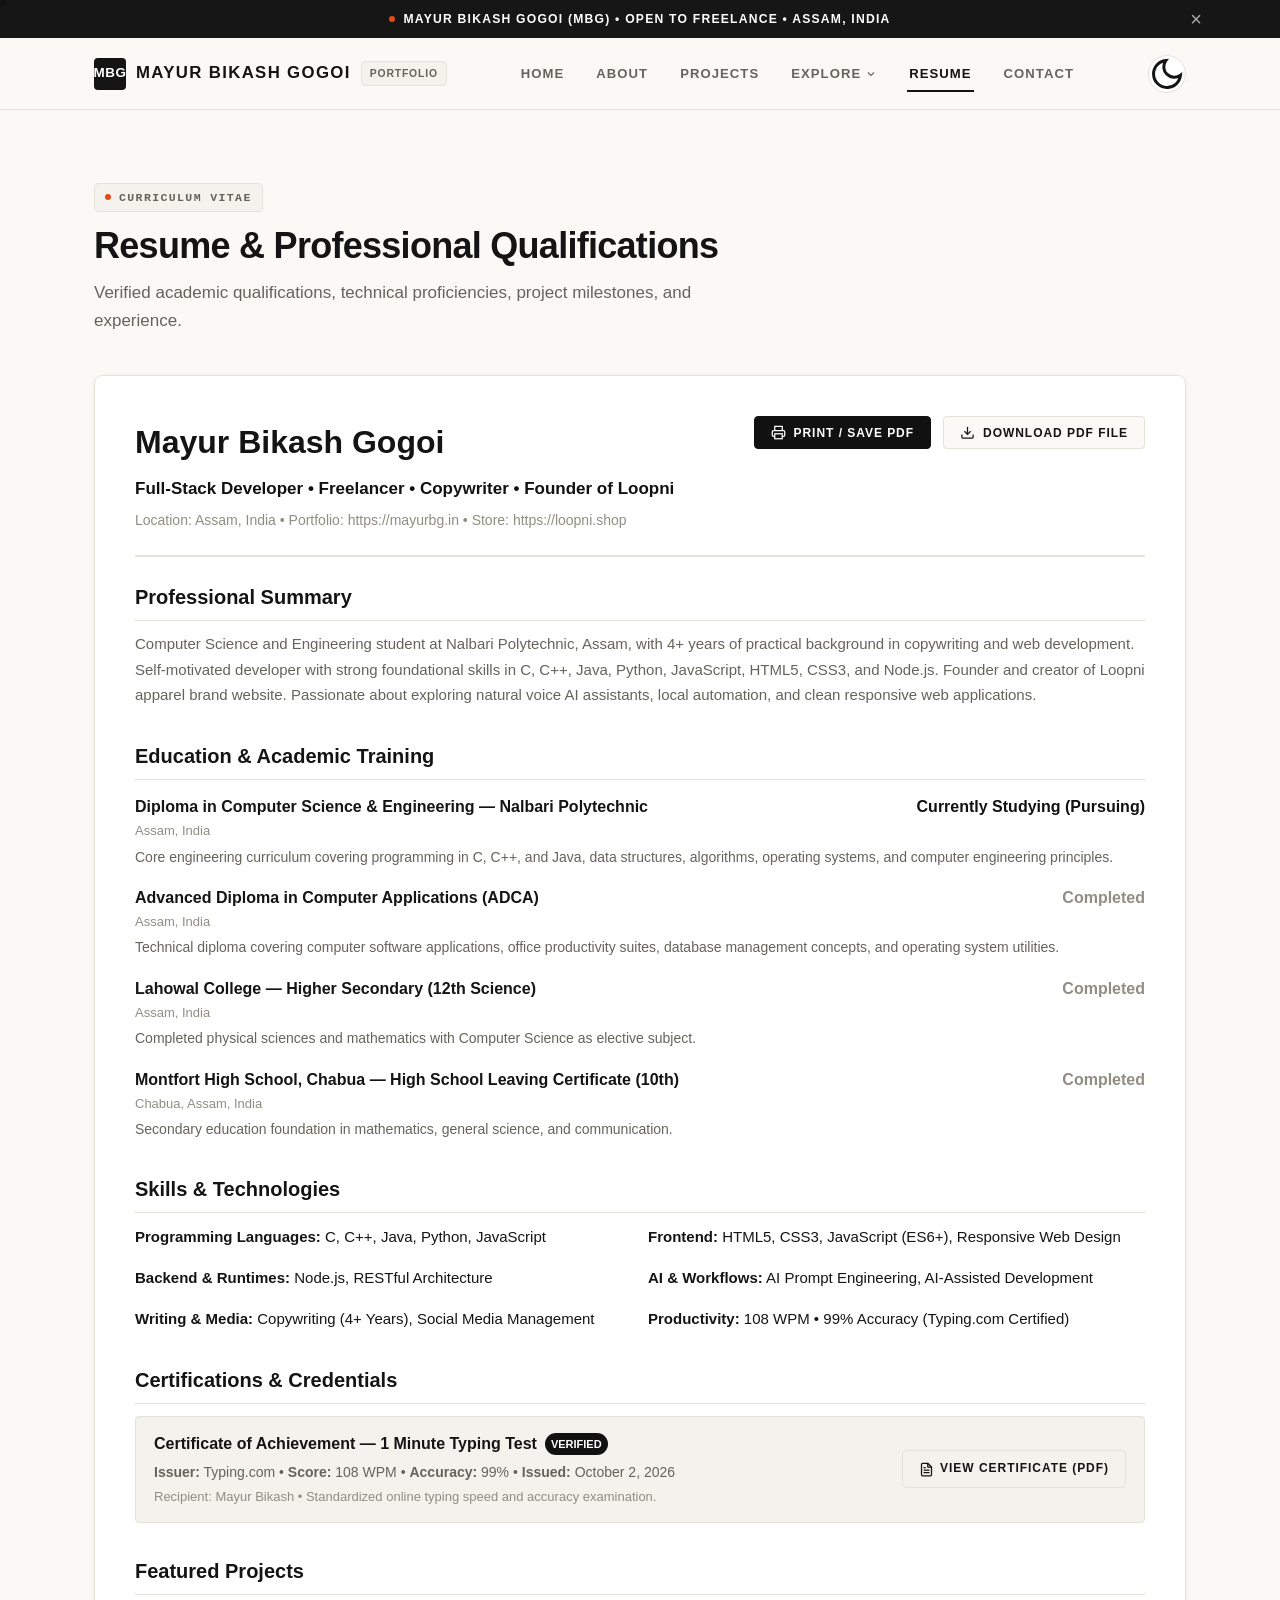
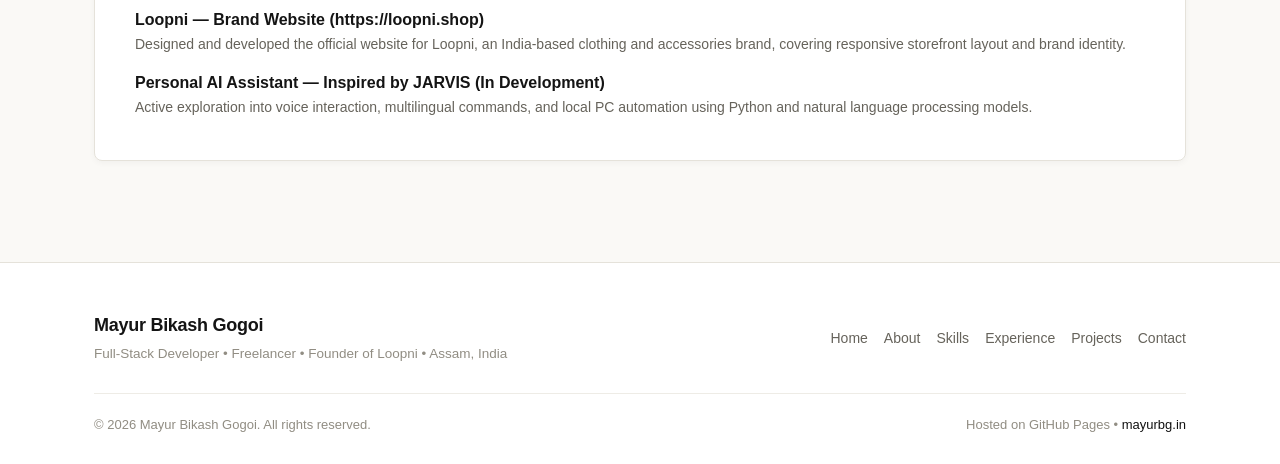
<file: resume.html>
<!DOCTYPE html>
<html lang="en">
<head>
  <meta charset="UTF-8">
  <meta name="viewport" content="width=device-width, initial-scale=1.0">
  
  <title>Resume | Mayur Bikash Gogoi (MBG)</title>
  <meta name="title" content="Resume | Mayur Bikash Gogoi (MBG)">
  <meta name="description" content="Online resume of Mayur Bikash Gogoi (MBG), full-stack developer, copywriter, and CSE student at Nalbari Polytechnic, Assam, India.">
  <meta name="keywords" content="Mayur Bikash Gogoi, Mayur, Bikash, Mayur Bikash, Mayur Gogoi, Bikash Gogoi, MBG, mayurbg, mayurbg.in, MayurBikash, MayurBikashGogoi, Mayoor Bikash Gogoi, Mayur Vikas Gogoi, Mayur Bikas Gogoi, Moyur Bikash Gogoi, Moyur Gogoi, Mayor Bikash Gogoi, Mayur Assam, Mayur Bikash Assam, Mayur Gogoi Loopni, Loopni Founder, Nalbari Polytechnic, Lahowal College, Montfort High School Chabua">
  <meta name="author" content="Mayur Bikash Gogoi">
  <meta name="robots" content="index, follow">
  <link rel="canonical" href="https://mayurbg.in/resume.html">

  <meta property="og:type" content="website">
  <meta property="og:url" content="https://mayurbg.in/resume.html">
  <meta property="og:title" content="Resume | Mayur Bikash Gogoi (MBG)">
  <meta property="og:description" content="Online resume of Mayur Bikash Gogoi (MBG), full-stack developer, copywriter, and CSE student at Nalbari Polytechnic, Assam, India.">
  <meta property="og:image" content="https://mayurbg.in/assets/images/profile/mayur-bikash-gogoi.jpg">
  <meta property="og:image:alt" content="Mayur Bikash Gogoi (MBG) — Profile Photo">
  <meta property="og:site_name" content="Mayur Bikash Gogoi (MBG)">

  <link rel="icon" type="image/svg+xml" href="favicon.svg">
  <link rel="manifest" href="manifest.json">
  <meta name="theme-color" content="#FAF9F6">

  <link rel="stylesheet" href="css/style.css">
  <link rel="stylesheet" href="css/responsive.css">
  <link rel="stylesheet" href="css/animations.css">
  <link rel="stylesheet" href="css/print.css" media="print">
</head>
<body>
  <a href="#main-content" class="skip-to-content">Skip to main content</a>

    <!-- Top Announcement Bar (Loopni Style) -->
  <aside class="announcement-bar" id="announcement-bar" aria-label="Announcement">
    <div class="container announcement-inner">
      <div class="announcement-text">
        <span class="announcement-dot"></span>
        <span>MAYUR BIKASH GOGOI (MBG) &bull; OPEN TO FREELANCE &bull; ASSAM, INDIA</span>
      </div>
      <button type="button" class="announcement-close" id="announcement-close" aria-label="Close banner">&times;</button>
    </div>
  </aside>

  <header class="site-header" role="banner">
    <div class="container header-container">
      <a href="index.html" class="brand-link" aria-label="Mayur Bikash Gogoi (MBG) Home">
        <span class="brand-monogram">MBG</span>
        <span class="brand-name">Mayur Bikash Gogoi</span>
        <span class="brand-badge">PORTFOLIO</span>
      </a>

            <nav class="nav-menu" role="navigation" aria-label="Primary Navigation">
        <ul class="nav-links">
          <li class="nav-item"><a href="index.html" class="nav-link">Home</a></li>
          <li class="nav-item"><a href="about.html" class="nav-link">About</a></li>
          <li class="nav-item"><a href="projects.html" class="nav-link">Projects</a></li>
          <li class="nav-item dropdown">
            <button type="button" class="nav-link dropdown-toggle" aria-expanded="false" aria-haspopup="true">
              <span>Explore</span>
              <svg class="dropdown-chevron" viewBox="0 0 24 24" width="12" height="12" fill="none" stroke="currentColor"><polyline points="6 9 12 15 18 9"></polyline></svg>
            </button>
            <ul class="dropdown-menu" role="menu">
              <li class="dropdown-item"><a href="education.html" class="dropdown-link">Education</a></li>
              <li class="dropdown-item"><a href="skills.html" class="dropdown-link">Skills &amp; Technologies</a></li>
              <li class="dropdown-item"><a href="experience.html" class="dropdown-link">Experience</a></li>
              <li class="dropdown-item"><a href="services.html" class="dropdown-link">Services</a></li>
              <li class="dropdown-item"><a href="index.html#gallery" class="dropdown-link">Photo Gallery</a></li>
            </ul>
          </li>
          <li class="nav-item"><a href="resume.html" class="nav-link active">Resume</a></li>
          <li class="nav-item"><a href="contact.html" class="nav-link">Contact</a></li>
        </ul>
      </nav>

      <div class="header-actions">
        <button type="button" class="theme-toggle-btn" aria-label="Toggle theme">
          <svg class="theme-icon-light" viewBox="0 0 24 24" fill="none" stroke="currentColor" stroke-width="2"><path d="M21 12.79A9 9 0 1 1 11.21 3 7 7 0 0 0 21 12.79z"></path></svg>
          <svg class="theme-icon-dark" viewBox="0 0 24 24" fill="none" stroke="currentColor" stroke-width="2"><circle cx="12" cy="12" r="5"></circle><line x1="12" y1="1" x2="12" y2="3"></line><line x1="12" y1="21" x2="12" y2="23"></line><line x1="4.22" y1="4.22" x2="5.64" y2="5.64"></line><line x1="18.36" y1="18.36" x2="19.78" y2="19.78"></line><line x1="1" y1="12" x2="3" y2="12"></line><line x1="21" y1="12" x2="23" y2="12"></line><line x1="4.22" y1="19.78" x2="5.64" y2="18.36"></line><line x1="18.36" y1="5.64" x2="19.78" y2="4.22"></line></svg>
        </button>
        <button type="button" class="mobile-menu-btn" aria-label="Toggle menu" aria-expanded="false">
          <span class="hamburger-line line-1"></span>
          <span class="hamburger-line line-2"></span>
          <span class="hamburger-line line-3"></span>
        </button>
      </div>
    </div>
  </header>

  <main id="main-content" class="section">
    <div class="container">
      <div class="section-header reveal-item">
        <span class="section-tag">Curriculum Vitae</span>
        <h1 class="section-title">Resume &amp; Professional Qualifications</h1>
        <p class="section-subtitle">Verified academic qualifications, technical proficiencies, project milestones, and experience.</p>
      </div>

      <div class="about-details-card reveal-item" style="padding: 40px; margin-bottom: 30px;">
        <!-- Resume Header / Actions -->
        <div style="display: flex; justify-content: space-between; align-items: flex-start; flex-wrap: wrap; gap: 20px; border-bottom: 2px solid var(--surface-border); padding-bottom: 24px; margin-bottom: 24px;">
          <div>
            <h2 style="font-size: 2rem; font-weight: 800; color: var(--text-primary); margin-bottom: 6px;">Mayur Bikash Gogoi</h2>
            <div style="font-size: 1.0625rem; color: var(--accent); font-weight: 600; margin-bottom: 6px;">
              Full-Stack Developer • Freelancer • Copywriter • Founder of Loopni
            </div>
            <div style="font-size: 0.875rem; color: var(--text-muted); line-height: 1.6;">
              Location: Assam, India &bull; Portfolio: https://mayurbg.in &bull; Store: https://loopni.shop
            </div>
          </div>
          <div style="display: flex; gap: 12px; flex-wrap: wrap;">
            <button type="button" class="btn btn-primary btn-sm btn-print-resume">
              <svg viewBox="0 0 24 24" fill="none" stroke="currentColor" stroke-width="2"><polyline points="6 9 6 2 18 2 18 9"></polyline><path d="M6 18H4a2 2 0 0 1-2-2v-5a2 2 0 0 1 2-2h16a2 2 0 0 1 2 2v5a2 2 0 0 1-2 2h-2"></path><rect x="6" y="14" width="12" height="8"></rect></svg>
              Print / Save PDF
            </button>
            <button type="button" class="btn btn-secondary btn-sm btn-download-resume">
              <svg viewBox="0 0 24 24" fill="none" stroke="currentColor" stroke-width="2"><path d="M21 15v4a2 2 0 0 1-2 2H5a2 2 0 0 1-2-2v-4"></path><polyline points="7 10 12 15 17 10"></polyline><line x1="12" y1="15" x2="12" y2="3"></line></svg>
              Download PDF File
            </button>
          </div>
        </div>

        <div style="display: flex; flex-direction: column; gap: 32px;">
          <!-- Summary -->
          <div>
            <h3 style="font-size: 1.25rem; font-weight: 700; color: var(--text-primary); margin-bottom: 10px; border-bottom: 1px solid var(--surface-border); padding-bottom: 6px;">
              Professional Summary
            </h3>
            <p style="font-size: 0.9375rem; color: var(--text-secondary); line-height: 1.7;">
              Computer Science and Engineering student at Nalbari Polytechnic, Assam, with 4+ years of practical background in copywriting and web development. Self-motivated developer with strong foundational skills in C, C++, Java, Python, JavaScript, HTML5, CSS3, and Node.js. Founder and creator of Loopni apparel brand website. Passionate about exploring natural voice AI assistants, local automation, and clean responsive web applications.
            </p>
          </div>

          <!-- Education -->
          <div>
            <h3 style="font-size: 1.25rem; font-weight: 700; color: var(--text-primary); margin-bottom: 14px; border-bottom: 1px solid var(--surface-border); padding-bottom: 6px;">
              Education &amp; Academic Training
            </h3>
            <div style="display: flex; flex-direction: column; gap: 16px;">
              <div>
                <div style="display: flex; justify-content: space-between; font-weight: 700; color: var(--text-primary);">
                  <span>Diploma in Computer Science &amp; Engineering — Nalbari Polytechnic</span>
                  <span style="color: var(--accent);">Currently Studying (Pursuing)</span>
                </div>
                <div style="font-size: 0.8125rem; color: var(--text-muted); margin-bottom: 4px;">Assam, India</div>
                <p style="font-size: 0.875rem; color: var(--text-secondary);">
                  Core engineering curriculum covering programming in C, C++, and Java, data structures, algorithms, operating systems, and computer engineering principles.
                </p>
              </div>

              <div>
                <div style="display: flex; justify-content: space-between; font-weight: 700; color: var(--text-primary);">
                  <span>Advanced Diploma in Computer Applications (ADCA)</span>
                  <span style="color: var(--text-muted);">Completed</span>
                </div>
                <div style="font-size: 0.8125rem; color: var(--text-muted); margin-bottom: 4px;">Assam, India</div>
                <p style="font-size: 0.875rem; color: var(--text-secondary);">
                  Technical diploma covering computer software applications, office productivity suites, database management concepts, and operating system utilities.
                </p>
              </div>

              <div>
                <div style="display: flex; justify-content: space-between; font-weight: 700; color: var(--text-primary);">
                  <span>Lahowal College — Higher Secondary (12th Science)</span>
                  <span style="color: var(--text-muted);">Completed</span>
                </div>
                <div style="font-size: 0.8125rem; color: var(--text-muted); margin-bottom: 4px;">Assam, India</div>
                <p style="font-size: 0.875rem; color: var(--text-secondary);">
                  Completed physical sciences and mathematics with Computer Science as elective subject.
                </p>
              </div>

              <div>
                <div style="display: flex; justify-content: space-between; font-weight: 700; color: var(--text-primary);">
                  <span>Montfort High School, Chabua — High School Leaving Certificate (10th)</span>
                  <span style="color: var(--text-muted);">Completed</span>
                </div>
                <div style="font-size: 0.8125rem; color: var(--text-muted); margin-bottom: 4px;">Chabua, Assam, India</div>
                <p style="font-size: 0.875rem; color: var(--text-secondary);">
                  Secondary education foundation in mathematics, general science, and communication.
                </p>
              </div>
            </div>
          </div>

          <!-- Technical & Creative Skills -->
          <div>
            <h3 style="font-size: 1.25rem; font-weight: 700; color: var(--text-primary); margin-bottom: 12px; border-bottom: 1px solid var(--surface-border); padding-bottom: 6px;">
              Skills &amp; Technologies
            </h3>
            <div style="display: grid; grid-template-columns: repeat(2, 1fr); gap: 16px; font-size: 0.9375rem;">
              <div>
                <strong>Programming Languages:</strong> C, C++, Java, Python, JavaScript
              </div>
              <div>
                <strong>Frontend:</strong> HTML5, CSS3, JavaScript (ES6+), Responsive Web Design
              </div>
              <div>
                <strong>Backend &amp; Runtimes:</strong> Node.js, RESTful Architecture
              </div>
              <div>
                <strong>AI &amp; Workflows:</strong> AI Prompt Engineering, AI-Assisted Development
              </div>
              <div>
                <strong>Writing &amp; Media:</strong> Copywriting (4+ Years), Social Media Management
              </div>
              <div>
                <strong>Productivity:</strong> 108 WPM &bull; 99% Accuracy (Typing.com Certified)
              </div>
            </div>
          </div>

          <!-- Certifications & Credentials -->
          <div>
            <h3 style="font-size: 1.25rem; font-weight: 700; color: var(--text-primary); margin-bottom: 12px; border-bottom: 1px solid var(--surface-border); padding-bottom: 6px;">
              Certifications &amp; Credentials
            </h3>
            <div style="display: flex; flex-direction: column; gap: 12px;">
              <div style="background-color: var(--surface-alt); border: 1px solid var(--surface-border); border-radius: var(--radius-sm); padding: 14px 18px; display: flex; justify-content: space-between; align-items: center; flex-wrap: wrap; gap: 12px;">
                <div>
                  <div style="font-weight: 700; color: var(--text-primary); display: flex; align-items: center; gap: 8px;">
                    Certificate of Achievement — 1 Minute Typing Test
                    <span style="font-size: 0.6875rem; background: var(--accent); color: #fff; padding: 2px 6px; border-radius: 999px; font-weight: 700;">VERIFIED</span>
                  </div>
                  <div style="font-size: 0.875rem; color: var(--text-secondary); margin-top: 4px;">
                    <strong>Issuer:</strong> Typing.com &bull; <strong>Score:</strong> 108 WPM &bull; <strong>Accuracy:</strong> 99% &bull; <strong>Issued:</strong> October 2, 2026
                  </div>
                  <div style="font-size: 0.8125rem; color: var(--text-muted); margin-top: 2px;">
                    Recipient: Mayur Bikash &bull; Standardized online typing speed and accuracy examination.
                  </div>
                </div>
                <a href="assets/certificates/mayur-bikash-typing-certificate.pdf" target="_blank" rel="noopener noreferrer" class="btn btn-outline btn-sm" style="display: inline-flex; align-items: center; gap: 6px;">
                  <svg width="14" height="14" viewBox="0 0 24 24" fill="none" stroke="currentColor" stroke-width="2" stroke-linecap="round" stroke-linejoin="round"><path d="M14 2H6a2 2 0 0 0-2 2v16a2 2 0 0 0 2 2h12a2 2 0 0 0 2-2V8z"></path><polyline points="14 2 14 8 20 8"></polyline><line x1="16" y1="13" x2="8" y2="13"></line><line x1="16" y1="17" x2="8" y2="17"></line><polyline points="10 9 9 9 8 9"></polyline></svg>
                  View Certificate (PDF)
                </a>
              </div>
            </div>
          </div>

          <!-- Key Projects -->
          <div>
            <h3 style="font-size: 1.25rem; font-weight: 700; color: var(--text-primary); margin-bottom: 12px; border-bottom: 1px solid var(--surface-border); padding-bottom: 6px;">
              Featured Projects
            </h3>
            <div style="display: flex; flex-direction: column; gap: 14px;">
              <div>
                <div style="font-weight: 700; color: var(--text-primary);">Loopni — Brand Website (https://loopni.shop)</div>
                <p style="font-size: 0.875rem; color: var(--text-secondary);">
                  Designed and developed the official website for Loopni, an India-based clothing and accessories brand, covering responsive storefront layout and brand identity.
                </p>
              </div>
              <div>
                <div style="font-weight: 700; color: var(--text-primary);">Personal AI Assistant — Inspired by JARVIS (In Development)</div>
                <p style="font-size: 0.875rem; color: var(--text-secondary);">
                  Active exploration into voice interaction, multilingual commands, and local PC automation using Python and natural language processing models.
                </p>
              </div>
            </div>
          </div>
        </div>
      </div>
    </div>
  </main>

  <footer class="site-footer" role="contentinfo">
    <div class="container">
      <div class="footer-top">
        <div class="footer-brand">
          <div class="footer-brand-title">Mayur Bikash Gogoi</div>
          <div class="footer-brand-sub">Full-Stack Developer • Freelancer • Founder of Loopni • Assam, India</div>
        </div>
        <div class="footer-links">
          <a href="index.html" class="footer-link">Home</a>
          <a href="about.html" class="footer-link">About</a>
          <a href="skills.html" class="footer-link">Skills</a>
          <a href="experience.html" class="footer-link">Experience</a>
          <a href="projects.html" class="footer-link">Projects</a>
          <a href="contact.html" class="footer-link">Contact</a>
        </div>
      </div>
      <div class="footer-bottom">
        <div>&copy; 2026 Mayur Bikash Gogoi. All rights reserved.</div>
        <div>Hosted on GitHub Pages • <a href="https://mayurbg.in" style="color: var(--accent);">mayurbg.in</a></div>
      </div>
    </div>
  </footer>

  <!-- Modal for PDF upload reminder -->
  <div class="modal-overlay" id="resume-modal" role="dialog" aria-modal="true" aria-hidden="true">
    <div class="modal-box">
      <button type="button" class="modal-close-btn" aria-label="Close modal">&times;</button>
      <h3 class="modal-title">Official PDF Resume</h3>
      <p class="modal-desc">
        The official PDF resume file will be placed at <code>assets/resume/mayur-bikash-gogoi-resume.pdf</code>.
        <br><br>
        In the meantime, the full resume is completely viewable and print-ready directly on this website. You can also print or save it to PDF using the "Print / Save PDF" button.
      </p>
      <button type="button" class="btn btn-primary btn-print-resume">Print / Save as PDF</button>
    </div>
  </div>

  <script src="js/config.js"></script>
  <script src="js/theme.js"></script>
  <script src="js/navigation.js"></script>
  <script src="js/animations.js"></script>
  <script src="js/app.js"></script>
</body>
</html>
</file>
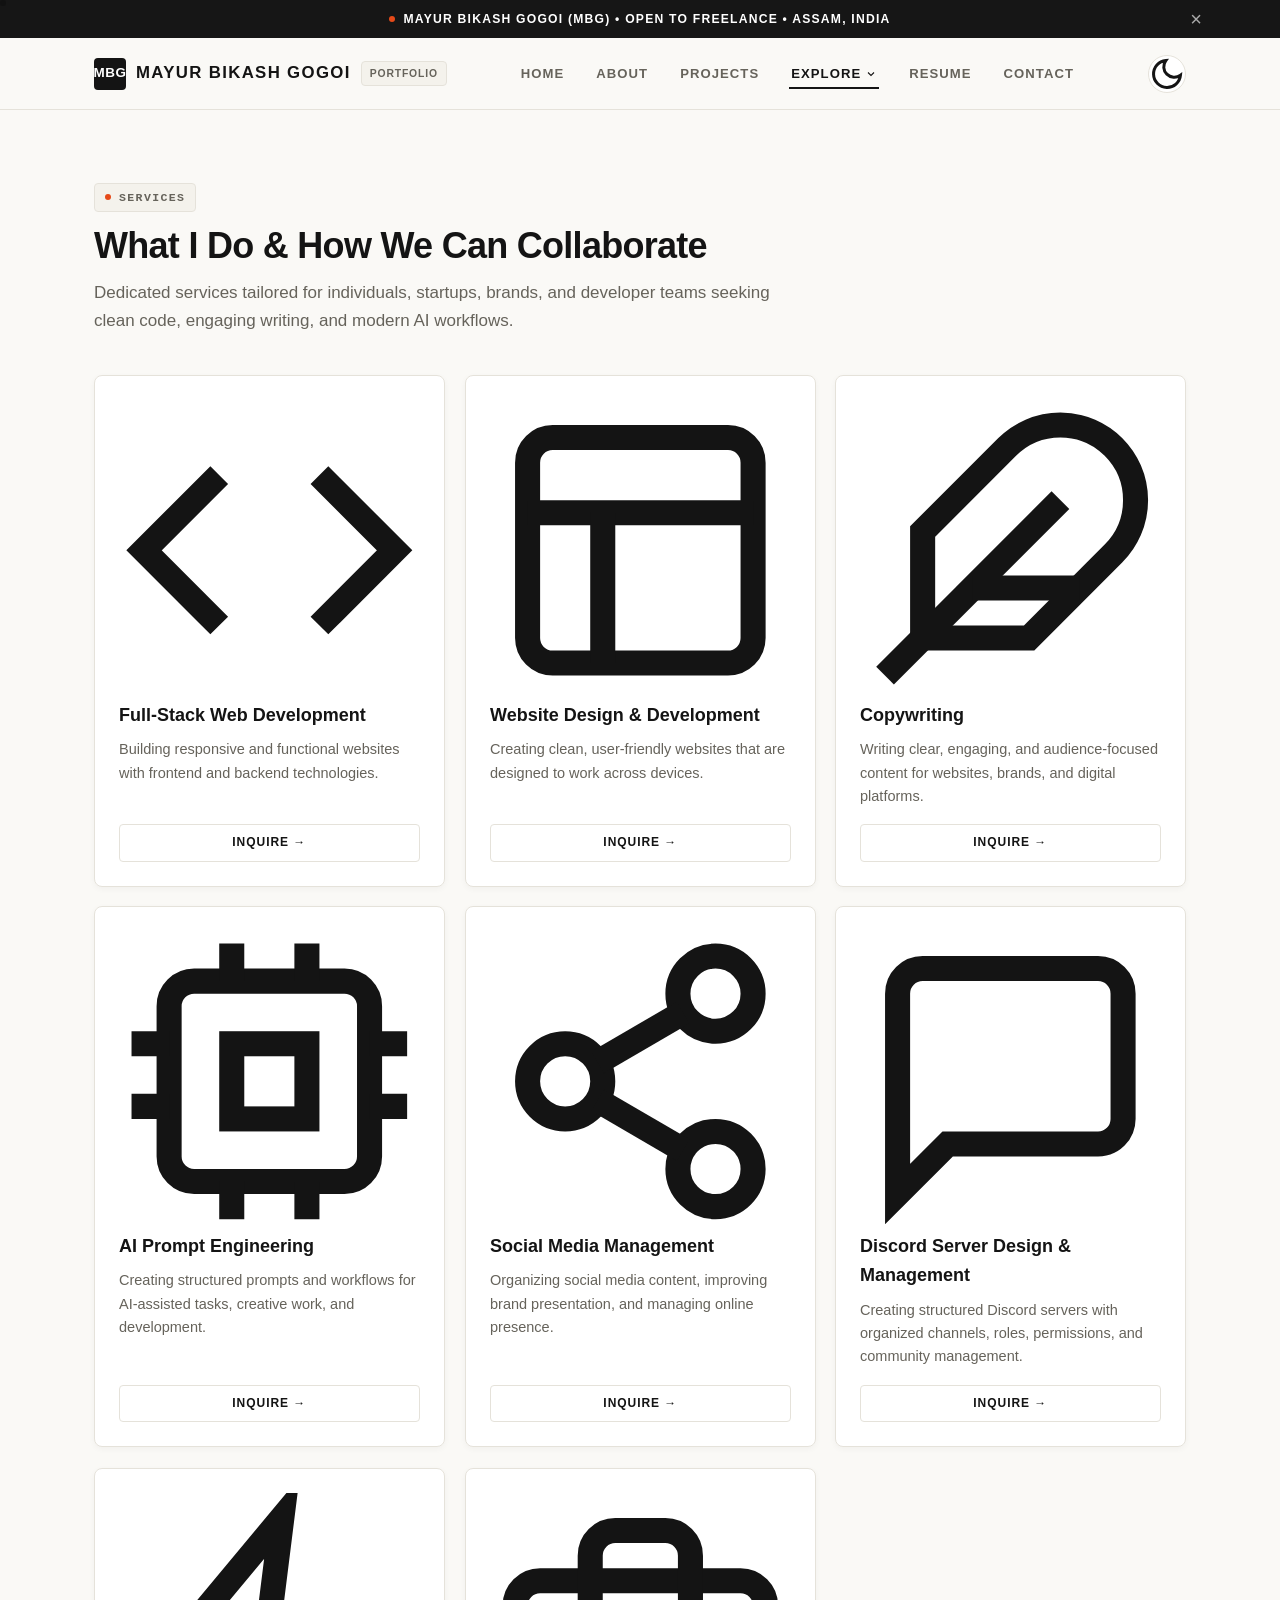
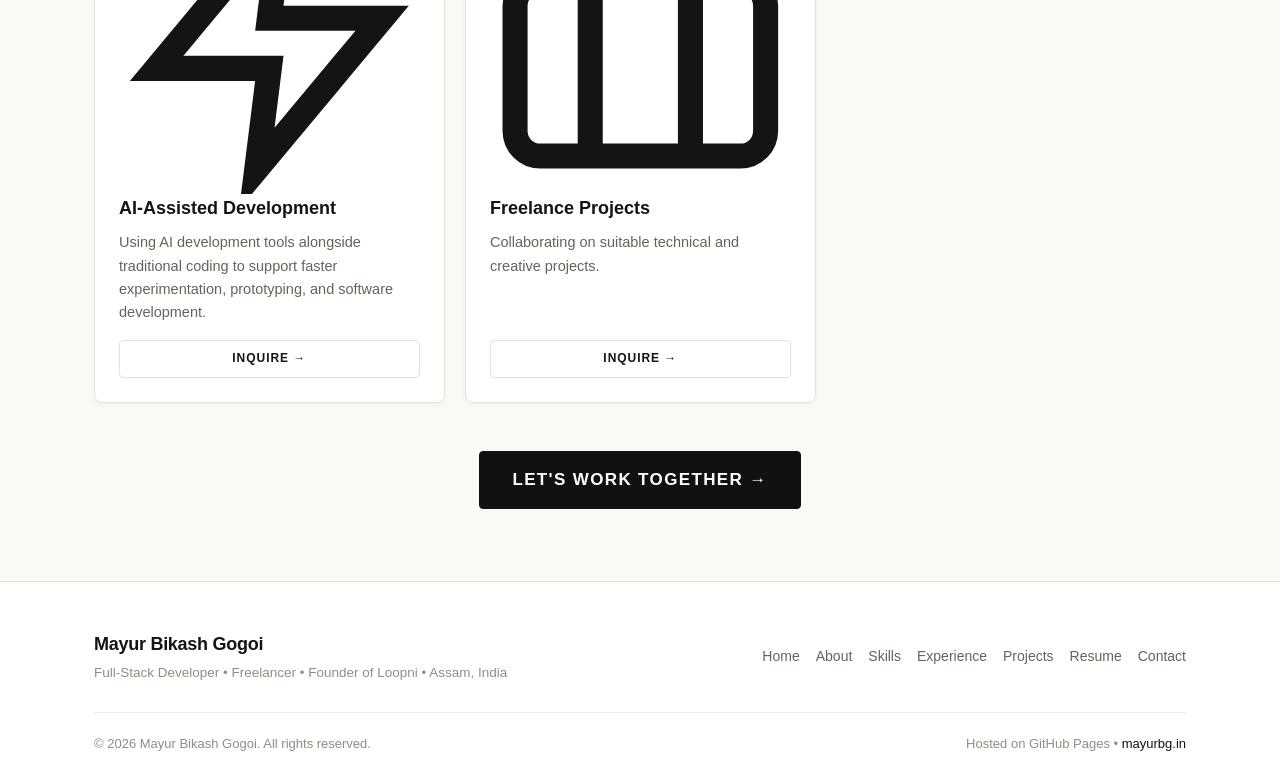
<file: services.html>
<!DOCTYPE html>
<html lang="en">
<head>
  <meta charset="UTF-8">
  <meta name="viewport" content="width=device-width, initial-scale=1.0">
  
  <title>Freelance Services | Mayur Bikash Gogoi (MBG)</title>
  <meta name="title" content="Freelance Services | Mayur Bikash Gogoi (MBG)">
  <meta name="description" content="Services offered by Mayur Bikash Gogoi (MBG): Full-Stack Web Development, Website Design, Copywriting, AI Workflows, and Social Media Management.">
  <meta name="keywords" content="Mayur Bikash Gogoi, Mayur, Bikash, Mayur Bikash, Mayur Gogoi, Bikash Gogoi, MBG, mayurbg, mayurbg.in, MayurBikash, MayurBikashGogoi, Mayoor Bikash Gogoi, Mayur Vikas Gogoi, Mayur Bikas Gogoi, Moyur Bikash Gogoi, Moyur Gogoi, Mayor Bikash Gogoi, Mayur Assam, Mayur Bikash Assam, Mayur Gogoi Loopni, Loopni Founder, Nalbari Polytechnic, Lahowal College, Montfort High School Chabua">
  <meta name="author" content="Mayur Bikash Gogoi">
  <meta name="robots" content="index, follow">
  <link rel="canonical" href="https://mayurbg.in/services.html">

  <meta property="og:type" content="website">
  <meta property="og:url" content="https://mayurbg.in/services.html">
  <meta property="og:title" content="Freelance Services | Mayur Bikash Gogoi (MBG)">
  <meta property="og:description" content="Services offered by Mayur Bikash Gogoi (MBG): Full-Stack Web Development, Website Design, Copywriting, AI Workflows, and Social Media Management.">
  <meta property="og:image" content="https://mayurbg.in/assets/images/profile/mayur-bikash-gogoi.jpg">
  <meta property="og:image:alt" content="Mayur Bikash Gogoi (MBG) — Profile Photo">
  <meta property="og:site_name" content="Mayur Bikash Gogoi (MBG)">

  <link rel="icon" type="image/svg+xml" href="favicon.svg">
  <link rel="manifest" href="manifest.json">
  <meta name="theme-color" content="#FAF9F6">

  <link rel="stylesheet" href="css/style.css">
  <link rel="stylesheet" href="css/responsive.css">
  <link rel="stylesheet" href="css/animations.css">
  <link rel="stylesheet" href="css/print.css" media="print">
</head>
<body>
  <a href="#main-content" class="skip-to-content">Skip to main content</a>

    <!-- Top Announcement Bar (Loopni Style) -->
  <aside class="announcement-bar" id="announcement-bar" aria-label="Announcement">
    <div class="container announcement-inner">
      <div class="announcement-text">
        <span class="announcement-dot"></span>
        <span>MAYUR BIKASH GOGOI (MBG) &bull; OPEN TO FREELANCE &bull; ASSAM, INDIA</span>
      </div>
      <button type="button" class="announcement-close" id="announcement-close" aria-label="Close banner">&times;</button>
    </div>
  </aside>

  <header class="site-header" role="banner">
    <div class="container header-container">
      <a href="index.html" class="brand-link" aria-label="Mayur Bikash Gogoi (MBG) Home">
        <span class="brand-monogram">MBG</span>
        <span class="brand-name">Mayur Bikash Gogoi</span>
        <span class="brand-badge">PORTFOLIO</span>
      </a>

            <nav class="nav-menu" role="navigation" aria-label="Primary Navigation">
        <ul class="nav-links">
          <li class="nav-item"><a href="index.html" class="nav-link">Home</a></li>
          <li class="nav-item"><a href="about.html" class="nav-link">About</a></li>
          <li class="nav-item"><a href="projects.html" class="nav-link">Projects</a></li>
          <li class="nav-item dropdown">
            <button type="button" class="nav-link dropdown-toggle active" aria-expanded="false" aria-haspopup="true">
              <span>Explore</span>
              <svg class="dropdown-chevron" viewBox="0 0 24 24" width="12" height="12" fill="none" stroke="currentColor"><polyline points="6 9 12 15 18 9"></polyline></svg>
            </button>
            <ul class="dropdown-menu" role="menu">
              <li class="dropdown-item"><a href="education.html" class="dropdown-link">Education</a></li>
              <li class="dropdown-item"><a href="skills.html" class="dropdown-link">Skills &amp; Technologies</a></li>
              <li class="dropdown-item"><a href="experience.html" class="dropdown-link">Experience</a></li>
              <li class="dropdown-item"><a href="services.html" class="dropdown-link active">Services</a></li>
              <li class="dropdown-item"><a href="index.html#gallery" class="dropdown-link">Photo Gallery</a></li>
            </ul>
          </li>
          <li class="nav-item"><a href="resume.html" class="nav-link">Resume</a></li>
          <li class="nav-item"><a href="contact.html" class="nav-link">Contact</a></li>
        </ul>
      </nav>

      <div class="header-actions">
        <button type="button" class="theme-toggle-btn" aria-label="Toggle theme">
          <svg class="theme-icon-light" viewBox="0 0 24 24" fill="none" stroke="currentColor" stroke-width="2"><path d="M21 12.79A9 9 0 1 1 11.21 3 7 7 0 0 0 21 12.79z"></path></svg>
          <svg class="theme-icon-dark" viewBox="0 0 24 24" fill="none" stroke="currentColor" stroke-width="2"><circle cx="12" cy="12" r="5"></circle><line x1="12" y1="1" x2="12" y2="3"></line><line x1="12" y1="21" x2="12" y2="23"></line><line x1="4.22" y1="4.22" x2="5.64" y2="5.64"></line><line x1="18.36" y1="18.36" x2="19.78" y2="19.78"></line><line x1="1" y1="12" x2="3" y2="12"></line><line x1="21" y1="12" x2="23" y2="12"></line><line x1="4.22" y1="19.78" x2="5.64" y2="18.36"></line><line x1="18.36" y1="5.64" x2="19.78" y2="4.22"></line></svg>
        </button>
        <button type="button" class="mobile-menu-btn" aria-label="Toggle menu" aria-expanded="false">
          <span class="hamburger-line line-1"></span>
          <span class="hamburger-line line-2"></span>
          <span class="hamburger-line line-3"></span>
        </button>
      </div>
    </div>
  </header>

  <main id="main-content" class="section">
    <div class="container">
      <div class="section-header reveal-item">
        <span class="section-tag">Services</span>
        <h1 class="section-title">What I Do &amp; How We Can Collaborate</h1>
        <p class="section-subtitle">Dedicated services tailored for individuals, startups, brands, and developer teams seeking clean code, engaging writing, and modern AI workflows.</p>
      </div>

      <div class="services-grid">
        <div class="service-card reveal-item">
          <div class="service-icon-box">
            <svg viewBox="0 0 24 24" fill="none" stroke="currentColor" stroke-width="2"><polyline points="16 18 22 12 16 6"></polyline><polyline points="8 6 2 12 8 18"></polyline></svg>
          </div>
          <h2 class="service-title">Full-Stack Web Development</h2>
          <p class="service-desc">Building responsive and functional websites with frontend and backend technologies.</p>
          <a href="contact.html" class="btn btn-outline btn-sm">Inquire &rarr;</a>
        </div>

        <div class="service-card reveal-item">
          <div class="service-icon-box">
            <svg viewBox="0 0 24 24" fill="none" stroke="currentColor" stroke-width="2"><rect x="3" y="3" width="18" height="18" rx="2" ry="2"></rect><line x1="3" y1="9" x2="21" y2="9"></line><line x1="9" y1="21" x2="9" y2="9"></line></svg>
          </div>
          <h2 class="service-title">Website Design &amp; Development</h2>
          <p class="service-desc">Creating clean, user-friendly websites that are designed to work across devices.</p>
          <a href="contact.html" class="btn btn-outline btn-sm">Inquire &rarr;</a>
        </div>

        <div class="service-card reveal-item">
          <div class="service-icon-box">
            <svg viewBox="0 0 24 24" fill="none" stroke="currentColor" stroke-width="2"><path d="M20.24 12.24a6 6 0 0 0-8.49-8.49L5 10.5V19h8.5z"></path><line x1="16" y1="8" x2="2" y2="22"></line><line x1="17.5" y1="15" x2="9" y2="15"></line></svg>
          </div>
          <h2 class="service-title">Copywriting</h2>
          <p class="service-desc">Writing clear, engaging, and audience-focused content for websites, brands, and digital platforms.</p>
          <a href="contact.html" class="btn btn-outline btn-sm">Inquire &rarr;</a>
        </div>

        <div class="service-card reveal-item">
          <div class="service-icon-box">
            <svg viewBox="0 0 24 24" fill="none" stroke="currentColor" stroke-width="2"><rect x="4" y="4" width="16" height="16" rx="2" ry="2"></rect><rect x="9" y="9" width="6" height="6"></rect><line x1="9" y1="1" x2="9" y2="4"></line><line x1="15" y1="1" x2="15" y2="4"></line><line x1="9" y1="20" x2="9" y2="23"></line><line x1="15" y1="20" x2="15" y2="23"></line><line x1="20" y1="9" x2="23" y2="9"></line><line x1="20" y1="14" x2="23" y2="14"></line><line x1="1" y1="9" x2="4" y2="9"></line><line x1="1" y1="14" x2="4" y2="14"></line></svg>
          </div>
          <h2 class="service-title">AI Prompt Engineering</h2>
          <p class="service-desc">Creating structured prompts and workflows for AI-assisted tasks, creative work, and development.</p>
          <a href="contact.html" class="btn btn-outline btn-sm">Inquire &rarr;</a>
        </div>

        <div class="service-card reveal-item">
          <div class="service-icon-box">
            <svg viewBox="0 0 24 24" fill="none" stroke="currentColor" stroke-width="2"><circle cx="18" cy="5" r="3"></circle><circle cx="6" cy="12" r="3"></circle><circle cx="18" cy="19" r="3"></circle><line x1="8.59" y1="13.51" x2="15.42" y2="17.49"></line><line x1="15.41" y1="6.51" x2="8.59" y2="10.49"></line></svg>
          </div>
          <h2 class="service-title">Social Media Management</h2>
          <p class="service-desc">Organizing social media content, improving brand presentation, and managing online presence.</p>
          <a href="contact.html" class="btn btn-outline btn-sm">Inquire &rarr;</a>
        </div>

        <div class="service-card reveal-item">
          <div class="service-icon-box">
            <svg viewBox="0 0 24 24" fill="none" stroke="currentColor" stroke-width="2"><path d="M21 15a2 2 0 0 1-2 2H7l-4 4V5a2 2 0 0 1 2-2h14a2 2 0 0 1 2 2z"></path></svg>
          </div>
          <h2 class="service-title">Discord Server Design &amp; Management</h2>
          <p class="service-desc">Creating structured Discord servers with organized channels, roles, permissions, and community management.</p>
          <a href="contact.html" class="btn btn-outline btn-sm">Inquire &rarr;</a>
        </div>

        <div class="service-card reveal-item">
          <div class="service-icon-box">
            <svg viewBox="0 0 24 24" fill="none" stroke="currentColor" stroke-width="2"><polygon points="13 2 3 14 12 14 11 22 21 10 12 10 13 2"></polygon></svg>
          </div>
          <h2 class="service-title">AI-Assisted Development</h2>
          <p class="service-desc">Using AI development tools alongside traditional coding to support faster experimentation, prototyping, and software development.</p>
          <a href="contact.html" class="btn btn-outline btn-sm">Inquire &rarr;</a>
        </div>

        <div class="service-card reveal-item">
          <div class="service-icon-box">
            <svg viewBox="0 0 24 24" fill="none" stroke="currentColor" stroke-width="2"><rect x="2" y="7" width="20" height="14" rx="2" ry="2"></rect><path d="M16 21V5a2 2 0 0 0-2-2h-4a2 2 0 0 0-2 2v16"></path></svg>
          </div>
          <h2 class="service-title">Freelance Projects</h2>
          <p class="service-desc">Collaborating on suitable technical and creative projects.</p>
          <a href="contact.html" class="btn btn-outline btn-sm">Inquire &rarr;</a>
        </div>
      </div>

      <div style="margin-top: 48px; text-align: center;" class="reveal-item">
        <a href="contact.html" class="btn btn-primary" style="font-size: 1.0625rem; padding: 14px 32px;">
          LET'S WORK TOGETHER &rarr;
        </a>
      </div>
    </div>
  </main>

  <footer class="site-footer" role="contentinfo">
    <div class="container">
      <div class="footer-top">
        <div class="footer-brand">
          <div class="footer-brand-title">Mayur Bikash Gogoi</div>
          <div class="footer-brand-sub">Full-Stack Developer • Freelancer • Founder of Loopni • Assam, India</div>
        </div>
        <div class="footer-links">
          <a href="index.html" class="footer-link">Home</a>
          <a href="about.html" class="footer-link">About</a>
          <a href="skills.html" class="footer-link">Skills</a>
          <a href="experience.html" class="footer-link">Experience</a>
          <a href="projects.html" class="footer-link">Projects</a>
          <a href="resume.html" class="footer-link">Resume</a>
          <a href="contact.html" class="footer-link">Contact</a>
        </div>
      </div>
      <div class="footer-bottom">
        <div>&copy; 2026 Mayur Bikash Gogoi. All rights reserved.</div>
        <div>Hosted on GitHub Pages • <a href="https://mayurbg.in" style="color: var(--accent);">mayurbg.in</a></div>
      </div>
    </div>
  </footer>

  <script src="js/config.js"></script>
  <script src="js/theme.js"></script>
  <script src="js/navigation.js"></script>
  <script src="js/animations.js"></script>
</body>
</html>
</file>
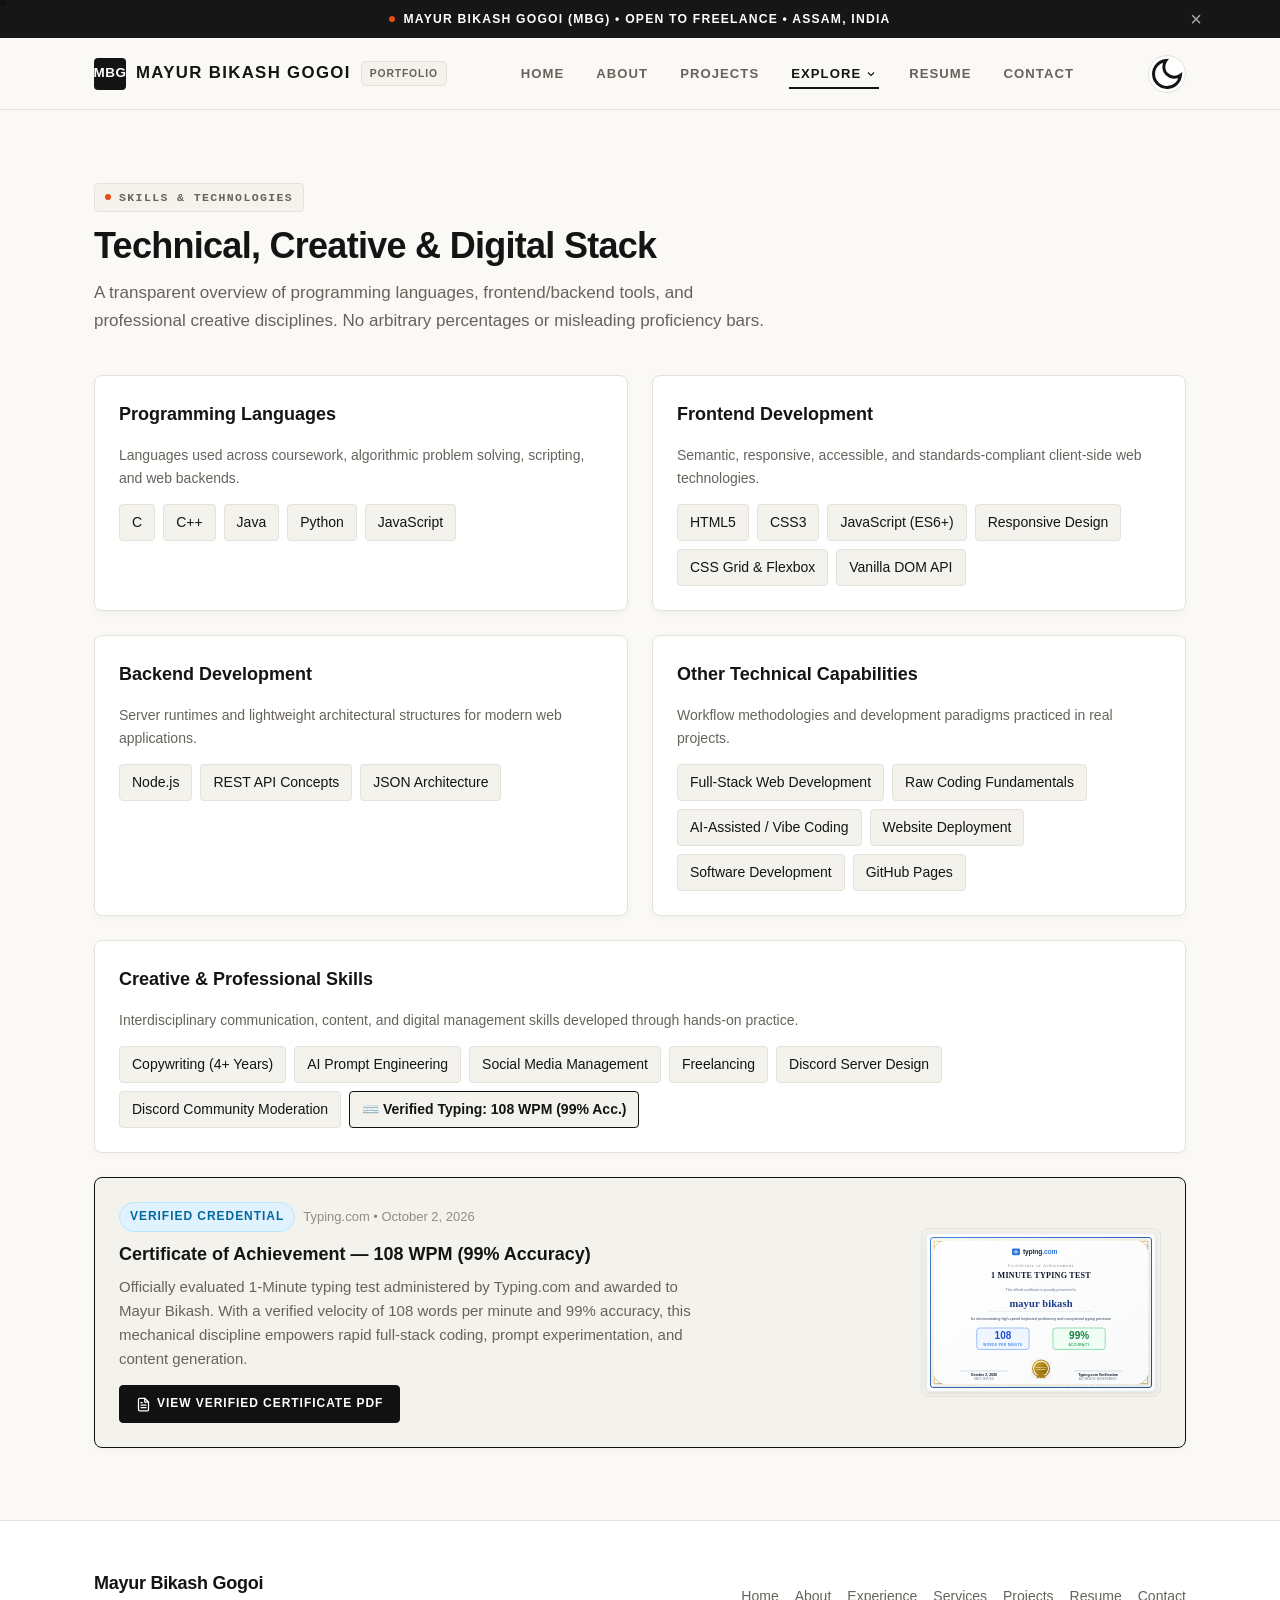
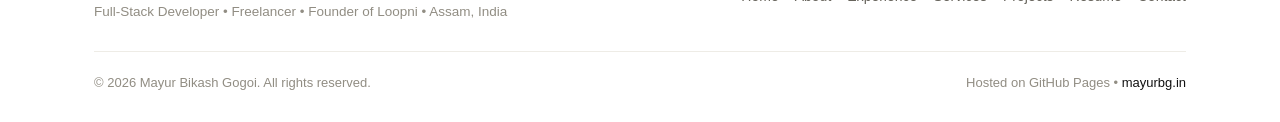
<file: skills.html>
<!DOCTYPE html>
<html lang="en">
<head>
  <meta charset="UTF-8">
  <meta name="viewport" content="width=device-width, initial-scale=1.0">
  
  <title>Skills &amp; Technologies | Mayur Bikash Gogoi (MBG)</title>
  <meta name="title" content="Skills &amp; Technologies | Mayur Bikash Gogoi (MBG)">
  <meta name="description" content="Technical and creative skills of Mayur Bikash Gogoi (MBG): C, C++, Java, Python, JavaScript, HTML, CSS, Node.js, AI Prompt Engineering, and copywriting.">
  <meta name="keywords" content="Mayur Bikash Gogoi, Mayur, Bikash, Mayur Bikash, Mayur Gogoi, Bikash Gogoi, MBG, mayurbg, mayurbg.in, MayurBikash, MayurBikashGogoi, Mayoor Bikash Gogoi, Mayur Vikas Gogoi, Mayur Bikas Gogoi, Moyur Bikash Gogoi, Moyur Gogoi, Mayor Bikash Gogoi, Mayur Assam, Mayur Bikash Assam, Mayur Gogoi Loopni, Loopni Founder, Nalbari Polytechnic, Lahowal College, Montfort High School Chabua">
  <meta name="author" content="Mayur Bikash Gogoi">
  <meta name="robots" content="index, follow">
  <link rel="canonical" href="https://mayurbg.in/skills.html">

  <meta property="og:type" content="website">
  <meta property="og:url" content="https://mayurbg.in/skills.html">
  <meta property="og:title" content="Skills &amp; Technologies | Mayur Bikash Gogoi (MBG)">
  <meta property="og:description" content="Technical and creative skills of Mayur Bikash Gogoi (MBG): C, C++, Java, Python, JavaScript, HTML, CSS, Node.js, AI Prompt Engineering, and copywriting.">
  <meta property="og:image" content="https://mayurbg.in/assets/images/profile/mayur-bikash-gogoi.jpg">
  <meta property="og:image:alt" content="Mayur Bikash Gogoi (MBG) — Profile Photo">
  <meta property="og:site_name" content="Mayur Bikash Gogoi (MBG)">

  <link rel="icon" type="image/svg+xml" href="favicon.svg">
  <link rel="manifest" href="manifest.json">
  <meta name="theme-color" content="#FAF9F6">

  <link rel="stylesheet" href="css/style.css">
  <link rel="stylesheet" href="css/responsive.css">
  <link rel="stylesheet" href="css/animations.css">
  <link rel="stylesheet" href="css/print.css" media="print">
</head>
<body>
  <a href="#main-content" class="skip-to-content">Skip to main content</a>

    <!-- Top Announcement Bar (Loopni Style) -->
  <aside class="announcement-bar" id="announcement-bar" aria-label="Announcement">
    <div class="container announcement-inner">
      <div class="announcement-text">
        <span class="announcement-dot"></span>
        <span>MAYUR BIKASH GOGOI (MBG) &bull; OPEN TO FREELANCE &bull; ASSAM, INDIA</span>
      </div>
      <button type="button" class="announcement-close" id="announcement-close" aria-label="Close banner">&times;</button>
    </div>
  </aside>

  <header class="site-header" role="banner">
    <div class="container header-container">
      <a href="index.html" class="brand-link" aria-label="Mayur Bikash Gogoi (MBG) Home">
        <span class="brand-monogram">MBG</span>
        <span class="brand-name">Mayur Bikash Gogoi</span>
        <span class="brand-badge">PORTFOLIO</span>
      </a>

            <nav class="nav-menu" role="navigation" aria-label="Primary Navigation">
        <ul class="nav-links">
          <li class="nav-item"><a href="index.html" class="nav-link">Home</a></li>
          <li class="nav-item"><a href="about.html" class="nav-link">About</a></li>
          <li class="nav-item"><a href="projects.html" class="nav-link">Projects</a></li>
          <li class="nav-item dropdown">
            <button type="button" class="nav-link dropdown-toggle active" aria-expanded="false" aria-haspopup="true">
              <span>Explore</span>
              <svg class="dropdown-chevron" viewBox="0 0 24 24" width="12" height="12" fill="none" stroke="currentColor"><polyline points="6 9 12 15 18 9"></polyline></svg>
            </button>
            <ul class="dropdown-menu" role="menu">
              <li class="dropdown-item"><a href="education.html" class="dropdown-link">Education</a></li>
              <li class="dropdown-item"><a href="skills.html" class="dropdown-link active">Skills &amp; Technologies</a></li>
              <li class="dropdown-item"><a href="experience.html" class="dropdown-link">Experience</a></li>
              <li class="dropdown-item"><a href="services.html" class="dropdown-link">Services</a></li>
              <li class="dropdown-item"><a href="index.html#gallery" class="dropdown-link">Photo Gallery</a></li>
            </ul>
          </li>
          <li class="nav-item"><a href="resume.html" class="nav-link">Resume</a></li>
          <li class="nav-item"><a href="contact.html" class="nav-link">Contact</a></li>
        </ul>
      </nav>

      <div class="header-actions">
        <button type="button" class="theme-toggle-btn" aria-label="Toggle theme">
          <svg class="theme-icon-light" viewBox="0 0 24 24" fill="none" stroke="currentColor" stroke-width="2"><path d="M21 12.79A9 9 0 1 1 11.21 3 7 7 0 0 0 21 12.79z"></path></svg>
          <svg class="theme-icon-dark" viewBox="0 0 24 24" fill="none" stroke="currentColor" stroke-width="2"><circle cx="12" cy="12" r="5"></circle><line x1="12" y1="1" x2="12" y2="3"></line><line x1="12" y1="21" x2="12" y2="23"></line><line x1="4.22" y1="4.22" x2="5.64" y2="5.64"></line><line x1="18.36" y1="18.36" x2="19.78" y2="19.78"></line><line x1="1" y1="12" x2="3" y2="12"></line><line x1="21" y1="12" x2="23" y2="12"></line><line x1="4.22" y1="19.78" x2="5.64" y2="18.36"></line><line x1="18.36" y1="5.64" x2="19.78" y2="4.22"></line></svg>
        </button>
        <button type="button" class="mobile-menu-btn" aria-label="Toggle menu" aria-expanded="false">
          <span class="hamburger-line line-1"></span>
          <span class="hamburger-line line-2"></span>
          <span class="hamburger-line line-3"></span>
        </button>
      </div>
    </div>
  </header>

  <main id="main-content" class="section">
    <div class="container">
      <div class="section-header reveal-item">
        <span class="section-tag">Skills &amp; Technologies</span>
        <h1 class="section-title">Technical, Creative &amp; Digital Stack</h1>
        <p class="section-subtitle">A transparent overview of programming languages, frontend/backend tools, and professional creative disciplines. No arbitrary percentages or misleading proficiency bars.</p>
      </div>

      <div class="skills-container">
        <!-- Programming Languages -->
        <div class="skill-category-card reveal-item">
          <h2 class="skill-category-title">Programming Languages</h2>
          <p style="font-size: 0.875rem; color: var(--text-secondary); margin-bottom: 14px;">Languages used across coursework, algorithmic problem solving, scripting, and web backends.</p>
          <div class="skill-badges">
            <span class="skill-badge">C</span>
            <span class="skill-badge">C++</span>
            <span class="skill-badge">Java</span>
            <span class="skill-badge">Python</span>
            <span class="skill-badge">JavaScript</span>
          </div>
        </div>

        <!-- Frontend Development -->
        <div class="skill-category-card reveal-item">
          <h2 class="skill-category-title">Frontend Development</h2>
          <p style="font-size: 0.875rem; color: var(--text-secondary); margin-bottom: 14px;">Semantic, responsive, accessible, and standards-compliant client-side web technologies.</p>
          <div class="skill-badges">
            <span class="skill-badge">HTML5</span>
            <span class="skill-badge">CSS3</span>
            <span class="skill-badge">JavaScript (ES6+)</span>
            <span class="skill-badge">Responsive Design</span>
            <span class="skill-badge">CSS Grid &amp; Flexbox</span>
            <span class="skill-badge">Vanilla DOM API</span>
          </div>
        </div>

        <!-- Backend Development -->
        <div class="skill-category-card reveal-item">
          <h2 class="skill-category-title">Backend Development</h2>
          <p style="font-size: 0.875rem; color: var(--text-secondary); margin-bottom: 14px;">Server runtimes and lightweight architectural structures for modern web applications.</p>
          <div class="skill-badges">
            <span class="skill-badge">Node.js</span>
            <span class="skill-badge">REST API Concepts</span>
            <span class="skill-badge">JSON Architecture</span>
          </div>
        </div>

        <!-- Other Technical Skills -->
        <div class="skill-category-card reveal-item">
          <h2 class="skill-category-title">Other Technical Capabilities</h2>
          <p style="font-size: 0.875rem; color: var(--text-secondary); margin-bottom: 14px;">Workflow methodologies and development paradigms practiced in real projects.</p>
          <div class="skill-badges">
            <span class="skill-badge">Full-Stack Web Development</span>
            <span class="skill-badge">Raw Coding Fundamentals</span>
            <span class="skill-badge">AI-Assisted / Vibe Coding</span>
            <span class="skill-badge">Website Deployment</span>
            <span class="skill-badge">Software Development</span>
            <span class="skill-badge">GitHub Pages</span>
          </div>
        </div>

        <!-- Creative and Professional Skills -->
        <div class="skill-category-card reveal-item" style="grid-column: 1 / -1;">
          <h2 class="skill-category-title">Creative &amp; Professional Skills</h2>
          <p style="font-size: 0.875rem; color: var(--text-secondary); margin-bottom: 14px;">Interdisciplinary communication, content, and digital management skills developed through hands-on practice.</p>
          <div class="skill-badges">
            <span class="skill-badge">Copywriting (4+ Years)</span>
            <span class="skill-badge">AI Prompt Engineering</span>
            <span class="skill-badge">Social Media Management</span>
            <span class="skill-badge">Freelancing</span>
            <span class="skill-badge">Discord Server Design</span>
            <span class="skill-badge">Discord Community Moderation</span>
            <span class="skill-badge" style="border-color: var(--accent); color: var(--text-primary); font-weight: 600;">⌨️ Verified Typing: 108 WPM (99% Acc.)</span>
          </div>
        </div>

        <!-- Verified Credential Spotlight -->
        <div class="skill-category-card reveal-item" style="grid-column: 1 / -1; background-color: var(--surface-alt); border-color: var(--accent);">
          <div style="display: flex; align-items: center; justify-content: space-between; flex-wrap: wrap; gap: 16px;">
            <div style="max-width: 600px;">
              <div style="display: flex; align-items: center; gap: 8px; margin-bottom: 8px;">
                <span style="font-size: 0.75rem; font-weight: 700; text-transform: uppercase; letter-spacing: 0.08em; background: #e0f2fe; color: #0369a1; padding: 4px 10px; border-radius: 999px; border: 1px solid #bae6fd;">
                  Verified Credential
                </span>
                <span style="font-size: 0.8125rem; color: var(--text-muted);">Typing.com &bull; October 2, 2026</span>
              </div>
              <h2 class="skill-category-title" style="margin-bottom: 6px;">Certificate of Achievement — 108 WPM (99% Accuracy)</h2>
              <p style="font-size: 0.9375rem; color: var(--text-secondary); line-height: 1.6; margin-bottom: 14px;">
                Officially evaluated 1-Minute typing test administered by Typing.com and awarded to Mayur Bikash. With a verified velocity of 108 words per minute and 99% accuracy, this mechanical discipline empowers rapid full-stack coding, prompt experimentation, and content generation.
              </p>
              <div style="display: flex; gap: 12px; flex-wrap: wrap;">
                <a href="assets/certificates/mayur-bikash-typing-certificate.pdf" target="_blank" rel="noopener noreferrer" class="btn btn-primary btn-sm" style="display: inline-flex; align-items: center; gap: 6px;">
                  <svg width="14" height="14" viewBox="0 0 24 24" fill="none" stroke="currentColor" stroke-width="2" stroke-linecap="round" stroke-linejoin="round"><path d="M14 2H6a2 2 0 0 0-2 2v16a2 2 0 0 0 2 2h12a2 2 0 0 0 2-2V8z"></path><polyline points="14 2 14 8 20 8"></polyline><line x1="16" y1="13" x2="8" y2="13"></line><line x1="16" y1="17" x2="8" y2="17"></line><polyline points="10 9 9 9 8 9"></polyline></svg>
                  View Verified Certificate PDF
                </a>
              </div>
            </div>
            <div style="max-width: 240px; text-align: center;">
              <a href="assets/certificates/mayur-bikash-typing-certificate.pdf" target="_blank" rel="noopener noreferrer" title="View official certificate PDF">
                <img src="assets/images/certificates/typing-certificate-preview.svg" alt="Official Typing.com Certificate 108 WPM" width="240" height="168" style="border-radius: 8px; border: 1px solid var(--surface-border); box-shadow: var(--shadow-sm); width: 100%; height: auto;">
              </a>
            </div>
          </div>
        </div>
      </div>
    </div>
  </main>

  <footer class="site-footer" role="contentinfo">
    <div class="container">
      <div class="footer-top">
        <div class="footer-brand">
          <div class="footer-brand-title">Mayur Bikash Gogoi</div>
          <div class="footer-brand-sub">Full-Stack Developer • Freelancer • Founder of Loopni • Assam, India</div>
        </div>
        <div class="footer-links">
          <a href="index.html" class="footer-link">Home</a>
          <a href="about.html" class="footer-link">About</a>
          <a href="experience.html" class="footer-link">Experience</a>
          <a href="services.html" class="footer-link">Services</a>
          <a href="projects.html" class="footer-link">Projects</a>
          <a href="resume.html" class="footer-link">Resume</a>
          <a href="contact.html" class="footer-link">Contact</a>
        </div>
      </div>
      <div class="footer-bottom">
        <div>&copy; 2026 Mayur Bikash Gogoi. All rights reserved.</div>
        <div>Hosted on GitHub Pages • <a href="https://mayurbg.in" style="color: var(--accent);">mayurbg.in</a></div>
      </div>
    </div>
  </footer>

  <script src="js/config.js"></script>
  <script src="js/theme.js"></script>
  <script src="js/navigation.js"></script>
  <script src="js/animations.js"></script>
</body>
</html>
</file>
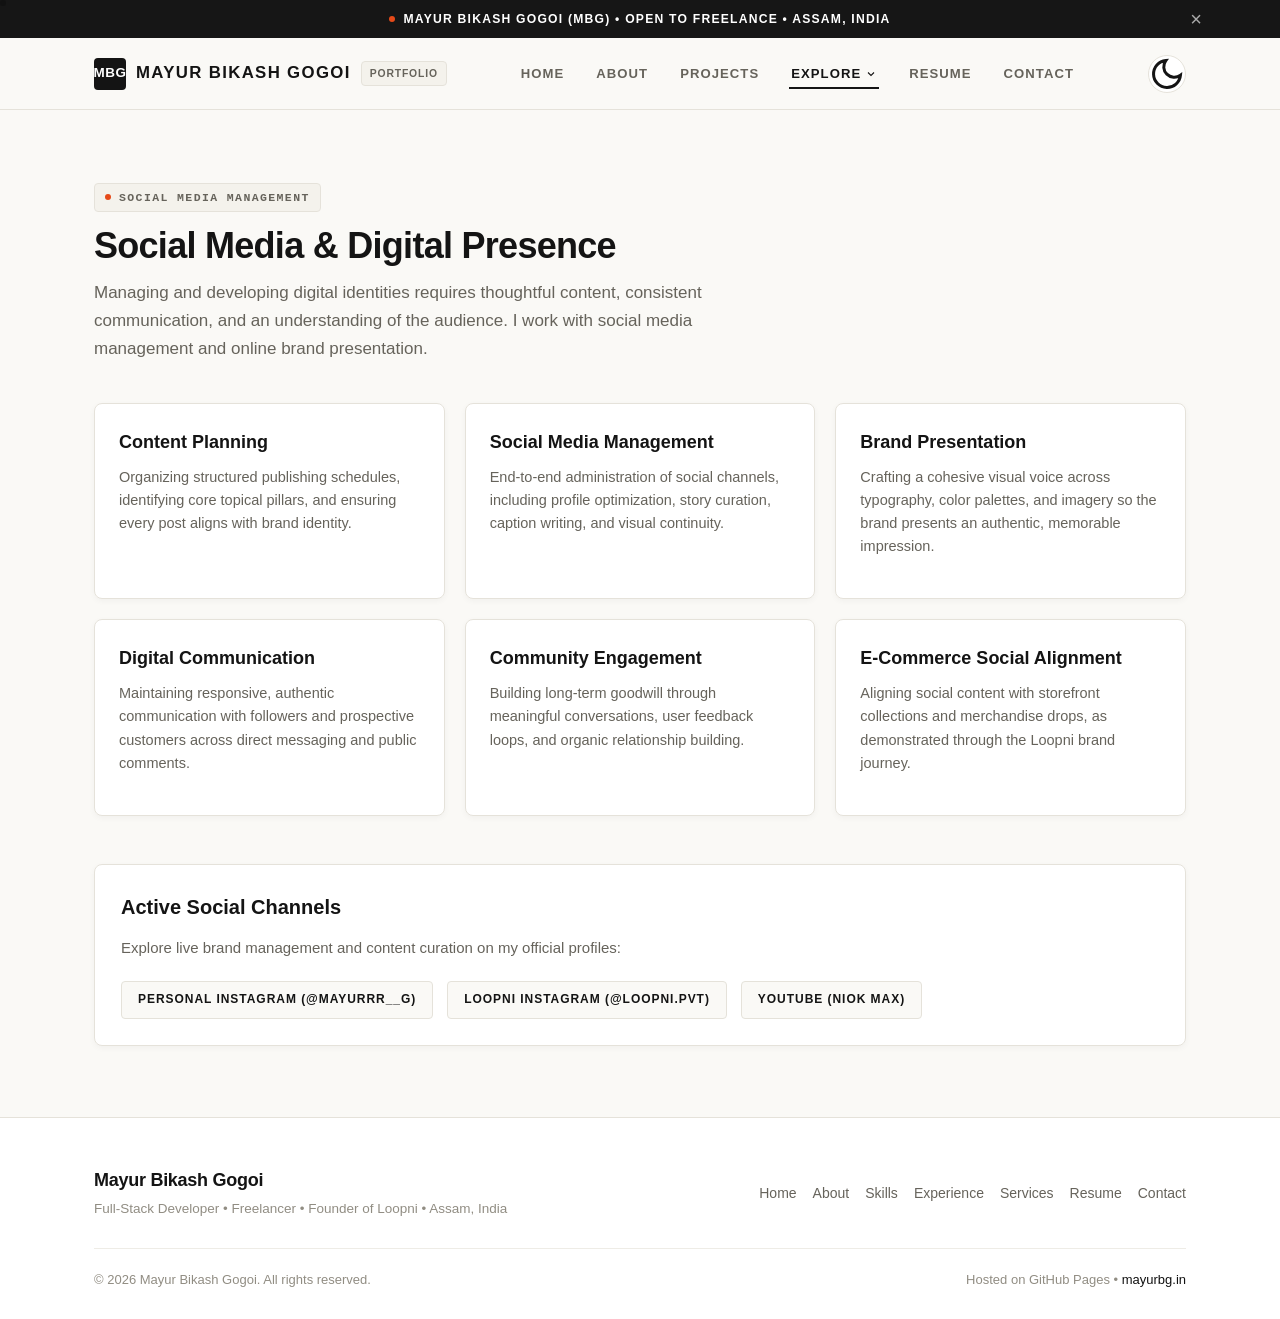
<file: social-media.html>
<!DOCTYPE html>
<html lang="en">
<head>
  <meta charset="UTF-8">
  <meta name="viewport" content="width=device-width, initial-scale=1.0">
  
  <title>Social Media &amp; Digital Presence | Mayur Bikash Gogoi (MBG)</title>
  <meta name="title" content="Social Media &amp; Digital Presence | Mayur Bikash Gogoi (MBG)">
  <meta name="description" content="Social media management, brand presentation, and digital communication strategies by Mayur Bikash Gogoi (MBG).">
  <meta name="keywords" content="Mayur Bikash Gogoi, Mayur, Bikash, Mayur Bikash, Mayur Gogoi, Bikash Gogoi, MBG, mayurbg, mayurbg.in, MayurBikash, MayurBikashGogoi, Mayoor Bikash Gogoi, Mayur Vikas Gogoi, Mayur Bikas Gogoi, Moyur Bikash Gogoi, Moyur Gogoi, Mayor Bikash Gogoi, Mayur Assam, Mayur Bikash Assam, Mayur Gogoi Loopni, Loopni Founder, Nalbari Polytechnic, Lahowal College, Montfort High School Chabua">
  <meta name="author" content="Mayur Bikash Gogoi">
  <meta name="robots" content="index, follow">
  <link rel="canonical" href="https://mayurbg.in/social-media.html">

  <meta property="og:type" content="website">
  <meta property="og:url" content="https://mayurbg.in/social-media.html">
  <meta property="og:title" content="Social Media &amp; Digital Presence | Mayur Bikash Gogoi (MBG)">
  <meta property="og:description" content="Social media management, brand presentation, and digital communication strategies by Mayur Bikash Gogoi (MBG).">
  <meta property="og:image" content="https://mayurbg.in/assets/images/profile/mayur-bikash-gogoi.jpg">
  <meta property="og:image:alt" content="Mayur Bikash Gogoi (MBG) — Profile Photo">
  <meta property="og:site_name" content="Mayur Bikash Gogoi (MBG)">

  <link rel="icon" type="image/svg+xml" href="favicon.svg">
  <link rel="manifest" href="manifest.json">
  <meta name="theme-color" content="#FAF9F6">

  <link rel="stylesheet" href="css/style.css">
  <link rel="stylesheet" href="css/responsive.css">
  <link rel="stylesheet" href="css/animations.css">
  <link rel="stylesheet" href="css/print.css" media="print">
</head>
<body>
  <a href="#main-content" class="skip-to-content">Skip to main content</a>

    <!-- Top Announcement Bar (Loopni Style) -->
  <aside class="announcement-bar" id="announcement-bar" aria-label="Announcement">
    <div class="container announcement-inner">
      <div class="announcement-text">
        <span class="announcement-dot"></span>
        <span>MAYUR BIKASH GOGOI (MBG) &bull; OPEN TO FREELANCE &bull; ASSAM, INDIA</span>
      </div>
      <button type="button" class="announcement-close" id="announcement-close" aria-label="Close banner">&times;</button>
    </div>
  </aside>

  <header class="site-header" role="banner">
    <div class="container header-container">
      <a href="index.html" class="brand-link" aria-label="Mayur Bikash Gogoi (MBG) Home">
        <span class="brand-monogram">MBG</span>
        <span class="brand-name">Mayur Bikash Gogoi</span>
        <span class="brand-badge">PORTFOLIO</span>
      </a>

            <nav class="nav-menu" role="navigation" aria-label="Primary Navigation">
        <ul class="nav-links">
          <li class="nav-item"><a href="index.html" class="nav-link">Home</a></li>
          <li class="nav-item"><a href="about.html" class="nav-link">About</a></li>
          <li class="nav-item"><a href="projects.html" class="nav-link">Projects</a></li>
          <li class="nav-item dropdown">
            <button type="button" class="nav-link dropdown-toggle active" aria-expanded="false" aria-haspopup="true">
              <span>Explore</span>
              <svg class="dropdown-chevron" viewBox="0 0 24 24" width="12" height="12" fill="none" stroke="currentColor"><polyline points="6 9 12 15 18 9"></polyline></svg>
            </button>
            <ul class="dropdown-menu" role="menu">
              <li class="dropdown-item"><a href="education.html" class="dropdown-link">Education</a></li>
              <li class="dropdown-item"><a href="skills.html" class="dropdown-link">Skills &amp; Technologies</a></li>
              <li class="dropdown-item"><a href="experience.html" class="dropdown-link">Experience</a></li>
              <li class="dropdown-item"><a href="services.html" class="dropdown-link">Services</a></li>
              <li class="dropdown-item"><a href="index.html#gallery" class="dropdown-link">Photo Gallery</a></li>
            </ul>
          </li>
          <li class="nav-item"><a href="resume.html" class="nav-link">Resume</a></li>
          <li class="nav-item"><a href="contact.html" class="nav-link">Contact</a></li>
        </ul>
      </nav>

      <div class="header-actions">
        <button type="button" class="theme-toggle-btn" aria-label="Toggle theme">
          <svg class="theme-icon-light" viewBox="0 0 24 24" fill="none" stroke="currentColor" stroke-width="2"><path d="M21 12.79A9 9 0 1 1 11.21 3 7 7 0 0 0 21 12.79z"></path></svg>
          <svg class="theme-icon-dark" viewBox="0 0 24 24" fill="none" stroke="currentColor" stroke-width="2"><circle cx="12" cy="12" r="5"></circle><line x1="12" y1="1" x2="12" y2="3"></line><line x1="12" y1="21" x2="12" y2="23"></line><line x1="4.22" y1="4.22" x2="5.64" y2="5.64"></line><line x1="18.36" y1="18.36" x2="19.78" y2="19.78"></line><line x1="1" y1="12" x2="3" y2="12"></line><line x1="21" y1="12" x2="23" y2="12"></line><line x1="4.22" y1="19.78" x2="5.64" y2="18.36"></line><line x1="18.36" y1="5.64" x2="19.78" y2="4.22"></line></svg>
        </button>
        <button type="button" class="mobile-menu-btn" aria-label="Toggle menu" aria-expanded="false">
          <span class="hamburger-line line-1"></span>
          <span class="hamburger-line line-2"></span>
          <span class="hamburger-line line-3"></span>
        </button>
      </div>
    </div>
  </header>

  <main id="main-content" class="section">
    <div class="container">
      <div class="section-header reveal-item">
        <span class="section-tag">Social Media Management</span>
        <h1 class="section-title">Social Media &amp; Digital Presence</h1>
        <p class="section-subtitle">
          Managing and developing digital identities requires thoughtful content, consistent communication, and an understanding of the audience. I work with social media management and online brand presentation.
        </p>
      </div>

      <div class="services-grid reveal-item">
        <div class="service-card">
          <h2 class="service-title">Content Planning</h2>
          <p class="service-desc">
            Organizing structured publishing schedules, identifying core topical pillars, and ensuring every post aligns with brand identity.
          </p>
        </div>

        <div class="service-card">
          <h2 class="service-title">Social Media Management</h2>
          <p class="service-desc">
            End-to-end administration of social channels, including profile optimization, story curation, caption writing, and visual continuity.
          </p>
        </div>

        <div class="service-card">
          <h2 class="service-title">Brand Presentation</h2>
          <p class="service-desc">
            Crafting a cohesive visual voice across typography, color palettes, and imagery so the brand presents an authentic, memorable impression.
          </p>
        </div>

        <div class="service-card">
          <h2 class="service-title">Digital Communication</h2>
          <p class="service-desc">
            Maintaining responsive, authentic communication with followers and prospective customers across direct messaging and public comments.
          </p>
        </div>

        <div class="service-card">
          <h2 class="service-title">Community Engagement</h2>
          <p class="service-desc">
            Building long-term goodwill through meaningful conversations, user feedback loops, and organic relationship building.
          </p>
        </div>

        <div class="service-card">
          <h2 class="service-title">E-Commerce Social Alignment</h2>
          <p class="service-desc">
            Aligning social content with storefront collections and merchandise drops, as demonstrated through the Loopni brand journey.
          </p>
        </div>
      </div>

      <div style="margin-top: 48px;" class="about-details-card reveal-item">
        <h2 style="font-size: 1.25rem; font-weight: 700; margin-bottom: 12px; color: var(--text-primary);">Active Social Channels</h2>
        <p style="font-size: 0.9375rem; color: var(--text-secondary); margin-bottom: 20px;">
          Explore live brand management and content curation on my official profiles:
        </p>
        <div style="display: flex; gap: 14px; flex-wrap: wrap;">
          <a href="https://www.instagram.com/mayurrr__g/" target="_blank" rel="noopener noreferrer" class="btn btn-secondary btn-sm">
            Personal Instagram (@mayurrr__g)
          </a>
          <a href="https://www.instagram.com/loopni.pvt/" target="_blank" rel="noopener noreferrer" class="btn btn-secondary btn-sm">
            Loopni Instagram (@loopni.pvt)
          </a>
          <a href="https://www.youtube.com/channel/UCuGtS1lE7Xo4gN8YwA_8jWQ" target="_blank" rel="noopener noreferrer" class="btn btn-secondary btn-sm">
            YouTube (Niok Max)
          </a>
        </div>
      </div>
    </div>
  </main>

  <footer class="site-footer" role="contentinfo">
    <div class="container">
      <div class="footer-top">
        <div class="footer-brand">
          <div class="footer-brand-title">Mayur Bikash Gogoi</div>
          <div class="footer-brand-sub">Full-Stack Developer • Freelancer • Founder of Loopni • Assam, India</div>
        </div>
        <div class="footer-links">
          <a href="index.html" class="footer-link">Home</a>
          <a href="about.html" class="footer-link">About</a>
          <a href="skills.html" class="footer-link">Skills</a>
          <a href="experience.html" class="footer-link">Experience</a>
          <a href="services.html" class="footer-link">Services</a>
          <a href="resume.html" class="footer-link">Resume</a>
          <a href="contact.html" class="footer-link">Contact</a>
        </div>
      </div>
      <div class="footer-bottom">
        <div>&copy; 2026 Mayur Bikash Gogoi. All rights reserved.</div>
        <div>Hosted on GitHub Pages • <a href="https://mayurbg.in" style="color: var(--accent);">mayurbg.in</a></div>
      </div>
    </div>
  </footer>

  <script src="js/config.js"></script>
  <script src="js/theme.js"></script>
  <script src="js/navigation.js"></script>
  <script src="js/animations.js"></script>
</body>
</html>
</file>
<file: css/style.css>
/* ==========================================================================
   MAYUR BIKASH GOGOI - PERSONAL PORTFOLIO & RESUME
   Clean, Editorial, High-End Design System Inspired by Loopni (Assam, India)
   Domain: https://mayurbg.in
   ========================================================================== */

:root {
  /* Loopni Signature Warm Linen Palette */
  --bg-primary: #FAF9F6;
  --bg-secondary: #F4F2EC;
  --surface: #FFFFFF;
  --surface-alt: #F4F2EC;
  --surface-border: #E5E2DA;
  --border-light: #EEECE6;
  --border-hover: #D1CDBD;

  --text-primary: #141414;
  --text-secondary: #66635B;
  --text-muted: #918D83;
  --text-inverse: #FFFFFF;

  /* Primary Action & Brand Accent */
  --color-primary: #111111;
  --color-primary-hover: #2B2B2B;
  --accent: #111111;
  --accent-hover: #2B2B2B;
  --accent-brand: #E64A19;
  --accent-light: #FBE9E7;
  --accent-border: #FFCCBC;

  /* Header & Navigation */
  --nav-bg: rgba(250, 249, 246, 0.96);
  --nav-bg-scrolled: rgba(255, 255, 255, 0.98);
  --nav-border: #E5E2DA;

  --card-shadow: 0 2px 6px rgba(0, 0, 0, 0.04);
  --card-shadow-hover: 0 6px 18px rgba(0, 0, 0, 0.07);

  --font-sans: -apple-system, BlinkMacSystemFont, "Segoe UI", Roboto, "Helvetica Neue", Arial, sans-serif;
  --font-mono: SFMono-Regular, Menlo, Monaco, Consolas, "Liberation Mono", "Courier New", monospace;

  --max-width: 1140px;
  --header-height: 72px;
  --header-height-scrolled: 62px;
  --announcement-height: 38px;
  --radius-sm: 4px;
  --radius-md: 8px;
  --radius-lg: 12px;
  --radius-pill: 9999px;
  --radius-full: 9999px;

  --transition-fast: 0.18s cubic-bezier(0.16, 1, 0.3, 1);
  --transition-normal: 0.28s cubic-bezier(0.16, 1, 0.3, 1);
  --transition-smooth: 0.4s cubic-bezier(0.16, 1, 0.3, 1);
}

[data-theme="dark"] {
  --bg-primary: #121316;
  --bg-secondary: #181A1F;
  --surface: #1E2128;
  --surface-alt: #252932;
  --surface-border: #2E333E;
  --border-light: #282C36;
  --border-hover: #3E4554;

  --text-primary: #F7F6F2;
  --text-secondary: #A6A39A;
  --text-muted: #78756E;
  --text-inverse: #121316;

  --color-primary: #F7F6F2;
  --color-primary-hover: #E3E0D5;
  --accent: #F7F6F2;
  --accent-hover: #E3E0D5;
  --accent-brand: #FF7043;
  --accent-light: #2E2522;
  --accent-border: #4A332C;

  --nav-bg: rgba(18, 19, 22, 0.96);
  --nav-bg-scrolled: rgba(24, 26, 31, 0.98);
  --nav-border: #2E333E;

  --card-shadow: 0 2px 8px rgba(0, 0, 0, 0.3);
  --card-shadow-hover: 0 12px 30px rgba(0, 0, 0, 0.45);
}

/* Base Resets */
*, *::before, *::after {
  box-sizing: border-box;
  margin: 0;
  padding: 0;
}

html {
  font-family: var(--font-sans);
  font-size: 16px;
  line-height: 1.65;
  color: var(--text-primary);
  background-color: var(--bg-primary);
  scroll-behavior: smooth;
  text-rendering: optimizeLegibility;
  -webkit-font-smoothing: antialiased;
  -moz-osx-font-smoothing: grayscale;
}

body {
  min-height: 100vh;
  display: flex;
  flex-direction: column;
  background-color: var(--bg-primary);
  color: var(--text-primary);
  transition: background-color var(--transition-normal), color var(--transition-normal);
  overflow-x: hidden;
}

img, svg {
  display: block;
  max-width: 100%;
  height: auto;
}

a {
  color: inherit;
  text-decoration: none;
  transition: color var(--transition-fast), border-color var(--transition-fast);
}

button {
  font-family: inherit;
  font-size: inherit;
  cursor: pointer;
  border: none;
  background: none;
}

input, textarea, select {
  font-family: inherit;
  font-size: 1rem;
}

ul, ol {
  list-style: none;
}

:focus-visible {
  outline: 2px solid var(--accent);
  outline-offset: 3px;
}

.skip-to-content {
  position: absolute;
  top: -100px;
  left: 20px;
  background: var(--text-primary);
  color: var(--text-inverse);
  padding: 10px 18px;
  border-radius: var(--radius-sm);
  font-weight: 600;
  z-index: 9999;
  transition: top var(--transition-fast);
}

.skip-to-content:focus {
  top: 16px;
}

/* Container */
.container {
  width: 100%;
  max-width: var(--max-width);
  margin-left: auto;
  margin-right: auto;
  padding-left: 24px;
  padding-right: 24px;
}

/* Sections */
.section {
  padding-top: 72px;
  padding-bottom: 72px;
  position: relative;
}

.section-header {
  margin-bottom: 40px;
}

.section-tag {
  display: inline-flex;
  align-items: center;
  gap: 8px;
  font-family: var(--font-mono);
  font-size: 0.72rem;
  font-weight: 700;
  text-transform: uppercase;
  letter-spacing: 0.12em;
  color: var(--text-secondary);
  background-color: var(--surface-alt);
  border: 1px solid var(--surface-border);
  padding: 4px 10px;
  border-radius: var(--radius-sm);
  margin-bottom: 12px;
}

.section-tag::before {
  content: "";
  display: inline-block;
  width: 6px;
  height: 6px;
  border-radius: 50%;
  background-color: var(--accent-brand);
}

.section-title {
  font-size: 2.25rem;
  font-weight: 850;
  line-height: 1.2;
  letter-spacing: -0.02em;
  color: var(--text-primary);
  margin-bottom: 12px;
}

.section-subtitle {
  font-size: 1.0625rem;
  color: var(--text-secondary);
  line-height: 1.65;
  max-width: 680px;
}

/* --- Announcement Bar (Loopni Style) --- */
.announcement-bar {
  background-color: #161616;
  color: #FFFFFF;
  font-size: 0.76rem;
  font-weight: 600;
  letter-spacing: 0.1em;
  text-transform: uppercase;
  height: var(--announcement-height);
  display: flex;
  align-items: center;
  position: relative;
  z-index: 1001;
  transition: all var(--transition-fast);
}

.announcement-bar.is-hidden {
  display: none !important;
}

.announcement-inner {
  display: flex;
  align-items: center;
  justify-content: center;
  width: 100%;
  position: relative;
}

.announcement-text {
  text-align: center;
  display: flex;
  align-items: center;
  gap: 8px;
}

.announcement-dot {
  display: inline-block;
  width: 6px;
  height: 6px;
  border-radius: 50%;
  background-color: var(--accent-brand);
  animation: pulseDot 2s infinite ease-in-out;
}

@keyframes pulseDot {
  0%, 100% { opacity: 1; transform: scale(1); }
  50% { opacity: 0.4; transform: scale(0.8); }
}

.announcement-close {
  position: absolute;
  right: 0;
  top: 50%;
  transform: translateY(-50%);
  color: #AAAAAA;
  background: none;
  border: none;
  font-size: 1.25rem;
  padding: 4px 8px;
  cursor: pointer;
  display: flex;
  align-items: center;
  justify-content: center;
  border-radius: var(--radius-sm);
  line-height: 1;
  transition: color var(--transition-fast);
}

.announcement-close:hover {
  color: #FFFFFF;
}

/* --- Sticky Header (Loopni Editorial Style) --- */
.site-header {
  position: sticky;
  top: 0;
  left: 0;
  width: 100%;
  height: var(--header-height);
  background-color: var(--nav-bg);
  backdrop-filter: blur(12px);
  -webkit-backdrop-filter: blur(12px);
  border-bottom: 1px solid var(--nav-border);
  z-index: 990;
  transition: height var(--transition-fast), box-shadow var(--transition-fast), background-color var(--transition-fast);
}

.site-header.scrolled {
  height: var(--header-height-scrolled);
  box-shadow: var(--card-shadow);
  background-color: var(--nav-bg-scrolled);
}

.header-container {
  display: flex;
  align-items: center;
  justify-content: space-between;
  height: 100%;
}

.brand-link {
  display: flex;
  align-items: center;
  gap: 10px;
  text-decoration: none;
  color: var(--text-primary);
}

.brand-monogram {
  display: inline-flex;
  align-items: center;
  justify-content: center;
  width: 32px;
  height: 32px;
  border-radius: var(--radius-sm);
  background-color: var(--text-primary);
  color: var(--text-inverse);
  font-size: 0.84rem;
  font-weight: 850;
  letter-spacing: 0.04em;
  transition: transform var(--transition-fast);
}

.brand-link:hover .brand-monogram {
  transform: rotate(-5deg) scale(1.06);
}

.brand-name {
  font-size: 1.05rem;
  font-weight: 850;
  letter-spacing: 0.08em;
  color: var(--text-primary);
  text-transform: uppercase;
  line-height: 1;
  white-space: nowrap;
}

.brand-badge {
  font-size: 0.65rem;
  font-weight: 700;
  letter-spacing: 0.08em;
  text-transform: uppercase;
  background-color: var(--surface-alt);
  border: 1px solid var(--surface-border);
  color: var(--text-secondary);
  padding: 3px 8px;
  border-radius: var(--radius-sm);
  white-space: nowrap;
}

@media (max-width: 900px) {
  .brand-badge {
    display: none;
  }
}

/* Desktop Navigation Links — Clean, Spacious, Balanced */
.nav-links {
  display: flex;
  align-items: center;
  gap: 28px;
  list-style: none;
  margin: 0;
  padding: 0;
}

.nav-item {
  position: relative;
  display: flex;
  align-items: center;
}

.nav-link {
  font-size: 0.82rem;
  font-weight: 600;
  letter-spacing: 0.08em;
  text-transform: uppercase;
  color: var(--text-secondary);
  position: relative;
  padding: 8px 2px;
  text-decoration: none;
  background: transparent !important;
  display: inline-flex;
  align-items: center;
  gap: 4px;
  cursor: pointer;
  border: none;
  font-family: inherit;
  transition: color var(--transition-fast);
  white-space: nowrap;
}

.nav-link:hover,
.nav-link.active {
  color: var(--text-primary);
}

.nav-link::after {
  content: "";
  position: absolute;
  bottom: 0;
  left: 0;
  width: 0;
  height: 2px;
  background-color: var(--text-primary);
  transition: width var(--transition-fast);
}

.nav-link:hover::after,
.nav-link.active::after {
  width: 100%;
}

/* Dropdown Menu (Explore / More) */
.nav-item.dropdown {
  position: relative;
}

.dropdown-chevron {
  transition: transform var(--transition-fast);
  stroke-width: 2.2;
}

.nav-item.dropdown:hover .dropdown-chevron,
.nav-item.dropdown:focus-within .dropdown-chevron,
.nav-item.dropdown.is-open .dropdown-chevron {
  transform: rotate(180deg);
}

.dropdown-menu {
  position: absolute;
  top: calc(100% + 4px);
  left: 50%;
  transform: translateX(-50%) translateY(8px);
  min-width: 210px;
  background-color: var(--surface);
  border: 1px solid var(--surface-border);
  border-radius: var(--radius-md);
  box-shadow: 0 10px 30px rgba(0, 0, 0, 0.08);
  padding: 8px 0;
  list-style: none;
  opacity: 0;
  visibility: hidden;
  pointer-events: none;
  transition: opacity var(--transition-fast), transform var(--transition-fast), visibility var(--transition-fast);
  z-index: 1050;
}

[data-theme="dark"] .dropdown-menu {
  box-shadow: 0 10px 30px rgba(0, 0, 0, 0.5);
}

.nav-item.dropdown:hover .dropdown-menu,
.nav-item.dropdown:focus-within .dropdown-menu,
.nav-item.dropdown.is-open .dropdown-menu {
  opacity: 1;
  visibility: visible;
  pointer-events: auto;
  transform: translateX(-50%) translateY(0);
}

.dropdown-item {
  display: block;
  width: 100%;
}

.dropdown-link {
  display: block;
  padding: 9px 18px;
  font-size: 0.8rem;
  font-weight: 600;
  letter-spacing: 0.04em;
  color: var(--text-secondary);
  text-decoration: none;
  transition: background-color var(--transition-fast), color var(--transition-fast);
  white-space: nowrap;
}

.dropdown-link:hover,
.dropdown-link.active {
  background-color: var(--surface-alt);
  color: var(--text-primary);
}

.header-actions {
  display: flex;
  align-items: center;
  gap: 12px;
  flex-shrink: 0;
}

.theme-toggle-btn {
  display: inline-flex;
  align-items: center;
  justify-content: center;
  width: 38px;
  height: 38px;
  border-radius: 50%;
  border: 1px solid var(--surface-border);
  background-color: var(--surface);
  color: var(--text-primary);
  transition: all var(--transition-fast);
}

.theme-toggle-btn:hover {
  color: var(--text-primary);
  border-color: var(--border-hover);
  transform: translateY(-1px);
}

.theme-icon-dark {
  display: none;
}

[data-theme="dark"] .theme-icon-light {
  display: none;
}

[data-theme="dark"] .theme-icon-dark {
  display: block;
}

/* Animated Hamburger Menu Button (Transforms smoothly to X) */
.mobile-menu-btn {
  display: none;
  flex-direction: column;
  justify-content: center;
  align-items: center;
  gap: 5px;
  width: 38px;
  height: 38px;
  border-radius: var(--radius-sm);
  border: 1px solid var(--surface-border);
  background-color: var(--surface);
  color: var(--text-primary);
  padding: 8px;
  transition: border-color var(--transition-fast);
}

.hamburger-line {
  width: 20px;
  height: 2px;
  background-color: currentColor;
  border-radius: 2px;
  transition: transform var(--transition-normal), opacity var(--transition-normal);
  transform-origin: center;
}

.mobile-menu-btn.active .line-1 {
  transform: translateY(7px) rotate(45deg);
}

.mobile-menu-btn.active .line-2 {
  opacity: 0;
  transform: scaleX(0);
}

.mobile-menu-btn.active .line-3 {
  transform: translateY(-7px) rotate(-45deg);
}

/* Hero Section - Loopni Editorial Vibe */
.hero-section {
  padding-top: 56px;
  padding-bottom: 72px;
}

.hero-grid {
  display: grid;
  grid-template-columns: 1.2fr 0.8fr;
  align-items: center;
  gap: 56px;
}

.hero-pill-badge {
  display: inline-flex;
  align-items: center;
  gap: 8px;
  padding: 6px 14px;
  border-radius: var(--radius-pill);
  background-color: var(--surface-alt);
  border: 1px solid var(--surface-border);
  font-size: 0.72rem;
  font-weight: 700;
  letter-spacing: 0.1em;
  text-transform: uppercase;
  color: var(--text-secondary);
  margin-bottom: 20px;
}

.hero-pill-badge .pill-dot {
  width: 7px;
  height: 7px;
  border-radius: 50%;
  background-color: var(--accent-brand);
}

.hero-headline {
  font-size: 3.25rem;
  font-weight: 850;
  line-height: 1.08;
  letter-spacing: -0.015em;
  text-transform: uppercase;
  color: var(--text-primary);
  margin-bottom: 18px;
}

.hero-subline {
  font-size: 1rem;
  font-weight: 600;
  color: var(--text-secondary);
  margin-bottom: 12px;
  display: flex;
  align-items: center;
  gap: 8px;
}

.hero-role-wrapper {
  display: flex;
  align-items: center;
  gap: 8px;
  font-size: 1.125rem;
  font-weight: 600;
  color: var(--text-secondary);
  margin-bottom: 18px;
}

.role-prefix {
  color: var(--text-muted);
  font-weight: 500;
}

.role-cycler {
  color: var(--text-primary);
  font-weight: 800;
  border-bottom: 2px solid var(--text-primary);
  padding-bottom: 1px;
  transition: opacity 0.25s ease;
}

.hero-text {
  font-size: 1.0625rem;
  color: var(--text-secondary);
  line-height: 1.7;
  margin-bottom: 26px;
  max-width: 580px;
}

.hero-status-note {
  display: inline-flex;
  align-items: center;
  gap: 8px;
  padding: 6px 14px;
  border-radius: var(--radius-full);
  background-color: var(--bg-secondary);
  border: 1px solid var(--surface-border);
  font-size: 0.8125rem;
  font-weight: 600;
  color: var(--text-secondary);
  margin-bottom: 28px;
}

.status-dot {
  width: 7px;
  height: 7px;
  border-radius: 50%;
  background-color: var(--accent-brand);
}

.hero-cta-group {
  display: flex;
  flex-wrap: wrap;
  align-items: center;
  gap: 12px;
  margin-bottom: 28px;
}

.hero-social-links {
  display: flex;
  flex-wrap: wrap;
  align-items: center;
  gap: 12px;
}

.hero-social-link {
  display: inline-flex;
  align-items: center;
  gap: 6px;
  font-size: 0.8rem;
  font-weight: 700;
  letter-spacing: 0.04em;
  text-transform: uppercase;
  color: var(--text-secondary);
  padding: 8px 14px;
  border-radius: var(--radius-sm);
  background-color: var(--surface);
  border: 1px solid var(--surface-border);
  transition: all var(--transition-fast);
}

.hero-social-link:hover {
  color: var(--text-primary);
  border-color: var(--text-primary);
  transform: translateY(-1px);
}

/* Profile Photo Card - Exact Loopni Showcase Card Style */
.hero-photo-wrapper {
  display: flex;
  justify-content: center;
}

.hero-photo-card {
  position: relative;
  width: 100%;
  max-width: 360px;
  background-color: var(--surface-alt);
  border: 1px solid var(--surface-border);
  border-radius: var(--radius-lg);
  padding: 22px;
  box-shadow: var(--card-shadow);
  transition: transform var(--transition-normal), box-shadow var(--transition-normal);
}

.hero-photo-card:hover {
  transform: translateY(-4px);
  box-shadow: var(--card-shadow-hover);
}

.photo-inner {
  border-radius: var(--radius-md);
  overflow: hidden;
  background-color: var(--surface);
  aspect-ratio: 4 / 4.8;
  display: flex;
  align-items: center;
  justify-content: center;
}

.hero-photo-img {
  width: 100%;
  height: 100%;
  object-fit: cover;
}

.hero-card-caption {
  margin-top: 14px;
  background-color: var(--surface);
  border: 1px solid var(--surface-border);
  border-radius: var(--radius-sm);
  padding: 7px 12px;
  font-size: 0.68rem;
  font-weight: 700;
  letter-spacing: 0.1em;
  text-transform: uppercase;
  color: var(--text-secondary);
  text-align: center;
}

/* --- Button Component Styles (Loopni High-End Style) --- */
.btn {
  display: inline-flex;
  align-items: center;
  justify-content: center;
  gap: 8px;
  padding: 13px 26px;
  font-size: 0.82rem;
  font-weight: 700;
  letter-spacing: 0.08em;
  text-transform: uppercase;
  border-radius: var(--radius-sm);
  text-decoration: none;
  cursor: pointer;
  transition: all var(--transition-fast);
  white-space: nowrap;
}

.btn svg {
  width: 15px;
  height: 15px;
}

.btn-primary {
  background-color: var(--color-primary);
  color: var(--text-inverse);
  border: 1px solid var(--color-primary);
}

.btn-primary:hover {
  background-color: var(--color-primary-hover);
  border-color: var(--color-primary-hover);
  transform: translateY(-1px);
  box-shadow: 0 4px 14px rgba(0, 0, 0, 0.15);
}

.btn-secondary {
  background-color: var(--bg-primary);
  color: var(--text-primary);
  border: 1px solid var(--surface-border);
}

.btn-secondary:hover {
  background-color: var(--surface);
  border-color: var(--text-primary);
  transform: translateY(-1px);
}

.btn-outline {
  background-color: transparent;
  color: var(--text-primary);
  border: 1px solid var(--surface-border);
}

.btn-outline:hover {
  border-color: var(--text-primary);
  background-color: var(--surface-alt);
  transform: translateY(-1px);
}

.btn-sm {
  padding: 8px 16px;
  font-size: 0.75rem;
}

/* Highlights Grid */
.highlights-grid {
  display: grid;
  grid-template-columns: repeat(4, 1fr);
  gap: 18px;
}

.highlight-card {
  background-color: var(--surface);
  border: 1px solid var(--surface-border);
  border-radius: var(--radius-md);
  padding: 22px;
  box-shadow: var(--card-shadow);
  transition: transform var(--transition-normal), box-shadow var(--transition-normal), border-color var(--transition-normal);
}

.highlight-card:hover {
  transform: translateY(-3px);
  box-shadow: var(--card-shadow-hover);
  border-color: var(--accent);
}

.highlight-stat {
  font-size: 1.875rem;
  font-weight: 800;
  letter-spacing: -0.02em;
  color: var(--accent);
  line-height: 1.1;
  margin-bottom: 6px;
}

.highlight-label {
  font-size: 0.9375rem;
  font-weight: 700;
  color: var(--text-primary);
  margin-bottom: 4px;
}

.highlight-desc {
  font-size: 0.8125rem;
  color: var(--text-secondary);
  line-height: 1.5;
}

/* About Grid */
.about-grid {
  display: grid;
  grid-template-columns: 1.35fr 0.65fr;
  gap: 40px;
}

.about-bio-text p {
  font-size: 1.0625rem;
  color: var(--text-secondary);
  line-height: 1.8;
  margin-bottom: 18px;
}

.about-details-card {
  background-color: var(--surface);
  border: 1px solid var(--surface-border);
  border-radius: var(--radius-md);
  padding: 26px;
  box-shadow: var(--card-shadow);
}

.about-details-title {
  font-size: 1.125rem;
  font-weight: 700;
  margin-bottom: 16px;
  color: var(--text-primary);
  padding-bottom: 10px;
  border-bottom: 1px solid var(--border-light);
}

.details-list {
  display: flex;
  flex-direction: column;
  gap: 12px;
}

.details-item {
  display: flex;
  justify-content: space-between;
  align-items: baseline;
  gap: 12px;
  font-size: 0.875rem;
}

.details-label {
  color: var(--text-muted);
  font-weight: 500;
}

.details-value {
  color: var(--text-primary);
  font-weight: 600;
  text-align: right;
}

/* Timeline */
.timeline {
  display: flex;
  flex-direction: column;
  gap: 20px;
}

.timeline-card {
  background-color: var(--surface);
  border: 1px solid var(--surface-border);
  border-radius: var(--radius-md);
  padding: 24px;
  box-shadow: var(--card-shadow);
  transition: transform var(--transition-normal), box-shadow var(--transition-normal);
}

.timeline-card:hover {
  transform: translateY(-2px);
  box-shadow: var(--card-shadow-hover);
}

.timeline-header {
  display: flex;
  justify-content: space-between;
  align-items: baseline;
  gap: 10px;
  flex-wrap: wrap;
  margin-bottom: 6px;
}

.timeline-title {
  font-size: 1.25rem;
  font-weight: 700;
  letter-spacing: -0.015em;
  color: var(--text-primary);
}

.timeline-status {
  font-family: var(--font-mono);
  font-size: 0.75rem;
  font-weight: 600;
  padding: 3px 8px;
  border-radius: var(--radius-sm);
  background-color: var(--bg-secondary);
  color: var(--text-muted);
  border: 1px solid var(--surface-border);
}

.timeline-status.ongoing {
  background-color: var(--accent-light);
  color: var(--accent);
  border-color: var(--accent-border);
}

.timeline-sub {
  font-size: 0.9375rem;
  font-weight: 600;
  color: var(--accent);
  margin-bottom: 4px;
}

.timeline-location {
  font-size: 0.8125rem;
  color: var(--text-muted);
  margin-bottom: 10px;
}

.timeline-notes {
  font-size: 0.90625rem;
  color: var(--text-secondary);
  line-height: 1.65;
}

/* Skills */
.skills-container {
  display: grid;
  grid-template-columns: repeat(2, 1fr);
  gap: 24px;
}

.skill-category-card {
  background-color: var(--surface);
  border: 1px solid var(--surface-border);
  border-radius: var(--radius-md);
  padding: 24px;
  box-shadow: var(--card-shadow);
}

.skill-category-title {
  font-size: 1.125rem;
  font-weight: 700;
  color: var(--text-primary);
  margin-bottom: 14px;
}

.skill-badges {
  display: flex;
  flex-wrap: wrap;
  gap: 8px;
}

.skill-badge {
  display: inline-flex;
  align-items: center;
  padding: 6px 12px;
  border-radius: var(--radius-sm);
  background-color: var(--bg-secondary);
  border: 1px solid var(--surface-border);
  color: var(--text-primary);
  font-size: 0.875rem;
  font-weight: 500;
  transition: all var(--transition-fast);
}

.skill-badge:hover {
  background-color: var(--surface);
  border-color: var(--accent);
  color: var(--accent);
  transform: translateY(-1px);
}

/* Services */
.services-grid {
  display: grid;
  grid-template-columns: repeat(3, 1fr);
  gap: 20px;
}

.service-card {
  background-color: var(--surface);
  border: 1px solid var(--surface-border);
  border-radius: var(--radius-md);
  padding: 24px;
  box-shadow: var(--card-shadow);
  display: flex;
  flex-direction: column;
  transition: transform var(--transition-normal), box-shadow var(--transition-normal), border-color var(--transition-normal);
}

.service-card:hover {
  transform: translateY(-3px);
  box-shadow: var(--card-shadow-hover);
  border-color: var(--accent);
}

.service-title {
  font-size: 1.125rem;
  font-weight: 700;
  color: var(--text-primary);
  margin-bottom: 8px;
}

.service-desc {
  font-size: 0.90625rem;
  color: var(--text-secondary);
  line-height: 1.6;
  margin-bottom: 16px;
  flex-grow: 1;
}

/* Projects */
.project-filters {
  display: flex;
  gap: 8px;
  margin-bottom: 28px;
  flex-wrap: wrap;
}

.filter-btn {
  padding: 7px 16px;
  border-radius: var(--radius-sm);
  border: 1px solid var(--surface-border);
  background-color: var(--surface);
  color: var(--text-secondary);
  font-size: 0.875rem;
  font-weight: 600;
  transition: all var(--transition-fast);
}

.filter-btn:hover {
  color: var(--text-primary);
  border-color: var(--border-hover);
}

.filter-btn.active {
  background-color: var(--accent);
  color: #ffffff;
  border-color: var(--accent);
}

.projects-grid {
  display: grid;
  grid-template-columns: repeat(2, 1fr);
  gap: 28px;
}

.project-card {
  background-color: var(--surface);
  border: 1px solid var(--surface-border);
  border-radius: var(--radius-md);
  overflow: hidden;
  box-shadow: var(--card-shadow);
  display: flex;
  flex-direction: column;
  transition: transform var(--transition-smooth), box-shadow var(--transition-smooth), border-color var(--transition-smooth);
}

.project-card:hover {
  transform: translateY(-4px);
  box-shadow: var(--card-shadow-hover);
  border-color: var(--border-hover);
}

.project-thumb {
  width: 100%;
  aspect-ratio: 16 / 10;
  background-color: var(--bg-secondary);
  overflow: hidden;
}

.project-thumb img {
  width: 100%;
  height: 100%;
  object-fit: cover;
  transition: transform var(--transition-smooth);
}

.project-card:hover .project-thumb img {
  transform: scale(1.02);
}

.project-body {
  padding: 24px;
  display: flex;
  flex-direction: column;
  flex-grow: 1;
}

.project-meta-row {
  display: flex;
  justify-content: space-between;
  align-items: baseline;
  gap: 8px;
  margin-bottom: 8px;
}

.project-category {
  font-family: var(--font-mono);
  font-size: 0.75rem;
  font-weight: 600;
  color: var(--accent);
  text-transform: uppercase;
}

.project-status-badge {
  font-family: var(--font-mono);
  font-size: 0.75rem;
  font-weight: 600;
  padding: 3px 8px;
  border-radius: var(--radius-sm);
  background-color: var(--bg-secondary);
  color: var(--text-secondary);
  border: 1px solid var(--surface-border);
}

.project-name {
  font-size: 1.375rem;
  font-weight: 800;
  letter-spacing: -0.02em;
  color: var(--text-primary);
  margin-bottom: 4px;
}

.project-tagline {
  font-size: 0.875rem;
  color: var(--text-muted);
  margin-bottom: 12px;
}

.project-desc {
  font-size: 0.9375rem;
  color: var(--text-secondary);
  line-height: 1.65;
  margin-bottom: 18px;
  flex-grow: 1;
}

.project-tech-tags {
  display: flex;
  flex-wrap: wrap;
  gap: 6px;
  margin-bottom: 20px;
}

.tech-tag {
  font-size: 0.75rem;
  font-weight: 500;
  padding: 3px 8px;
  border-radius: var(--radius-sm);
  background-color: var(--bg-secondary);
  border: 1px solid var(--surface-border);
  color: var(--text-secondary);
}

.project-actions {
  display: flex;
  flex-wrap: wrap;
  gap: 10px;
  padding-top: 16px;
  border-top: 1px solid var(--border-light);
}

/* 10 Photo Gallery for Google Image SEO */
.gallery-intro-text {
  font-size: 0.9375rem;
  color: var(--text-muted);
  margin-bottom: 24px;
}

.gallery-grid {
  display: grid;
  grid-template-columns: repeat(3, 1fr);
  gap: 18px;
}

.gallery-item {
  position: relative;
  background-color: var(--surface);
  border: 1px solid var(--surface-border);
  border-radius: var(--radius-md);
  overflow: hidden;
  box-shadow: var(--card-shadow);
  cursor: pointer;
  transition: transform var(--transition-normal), box-shadow var(--transition-normal), border-color var(--transition-normal);
}

.gallery-item:hover {
  transform: translateY(-3px);
  box-shadow: var(--card-shadow-hover);
  border-color: var(--accent);
}

.gallery-item figure {
  margin: 0;
  display: flex;
  flex-direction: column;
}

.gallery-item img {
  width: 100%;
  aspect-ratio: 4 / 3;
  object-fit: cover;
  background-color: var(--bg-secondary);
  transition: transform var(--transition-smooth);
}

.gallery-item:hover img {
  transform: scale(1.03);
}

.gallery-caption {
  padding: 12px 14px;
  background-color: var(--surface);
  border-top: 1px solid var(--border-light);
  font-size: 0.8125rem;
  color: var(--text-secondary);
  line-height: 1.4;
}

.gallery-caption strong {
  display: block;
  font-size: 0.875rem;
  font-weight: 700;
  color: var(--text-primary);
  margin-bottom: 2px;
}

/* Lightbox Modal */
.lightbox-modal {
  position: fixed;
  inset: 0;
  z-index: 2000;
  background-color: rgba(0, 0, 0, 0.88);
  backdrop-filter: blur(8px);
  -webkit-backdrop-filter: blur(8px);
  display: none;
  align-items: center;
  justify-content: center;
  padding: 24px;
}

.lightbox-modal.active {
  display: flex;
}

.lightbox-content {
  position: relative;
  max-width: 860px;
  max-height: 85vh;
  display: flex;
  flex-direction: column;
  align-items: center;
}

.lightbox-content img {
  max-width: 100%;
  max-height: 75vh;
  border-radius: var(--radius-md);
  box-shadow: 0 20px 40px rgba(0, 0, 0, 0.5);
}

.lightbox-caption {
  color: #ffffff;
  margin-top: 14px;
  font-size: 0.9375rem;
  text-align: center;
}

.lightbox-close-btn {
  position: absolute;
  top: -44px;
  right: 0;
  color: #ffffff;
  font-size: 2rem;
  width: 40px;
  height: 40px;
  display: flex;
  align-items: center;
  justify-content: center;
  border-radius: 50%;
  background: rgba(255, 255, 255, 0.15);
  transition: background var(--transition-fast);
}

.lightbox-close-btn:hover {
  background: rgba(255, 255, 255, 0.3);
}

/* Contact Section */
.contact-grid {
  display: grid;
  grid-template-columns: 1fr 1fr;
  gap: 36px;
}

.contact-info-card,
.contact-form-card {
  background-color: var(--surface);
  border: 1px solid var(--surface-border);
  border-radius: var(--radius-md);
  padding: 28px;
  box-shadow: var(--card-shadow);
}

.contact-info-card h3,
.contact-form-card h3 {
  font-size: 1.3125rem;
  font-weight: 700;
  color: var(--text-primary);
  margin-bottom: 10px;
}

.contact-channel-list {
  display: flex;
  flex-direction: column;
  gap: 10px;
  margin-top: 20px;
}

.contact-channel-item {
  display: flex;
  align-items: center;
  justify-content: space-between;
  padding: 12px 16px;
  border: 1px solid var(--surface-border);
  border-radius: var(--radius-sm);
  background-color: var(--bg-primary);
  transition: all var(--transition-fast);
}

.contact-channel-item:hover {
  border-color: var(--accent);
  background-color: var(--surface);
  transform: translateX(3px);
}

.channel-name {
  font-weight: 600;
  font-size: 0.9375rem;
}

.channel-handle {
  font-size: 0.8125rem;
  color: var(--text-muted);
}

.form-group {
  margin-bottom: 16px;
}

.form-label {
  display: block;
  font-size: 0.875rem;
  font-weight: 600;
  color: var(--text-primary);
  margin-bottom: 6px;
}

.form-control {
  width: 100%;
  padding: 11px 14px;
  border-radius: var(--radius-sm);
  border: 1px solid var(--surface-border);
  background-color: var(--bg-primary);
  color: var(--text-primary);
  transition: border-color var(--transition-fast), box-shadow var(--transition-fast);
}

.form-control:focus {
  border-color: var(--text-primary);
  box-shadow: 0 0 0 3px rgba(20, 20, 20, 0.08);
  background-color: var(--surface);
}

textarea.form-control {
  resize: vertical;
  min-height: 110px;
}

.form-notice {
  font-size: 0.8125rem;
  color: var(--text-muted);
  margin-top: 12px;
}

/* Site Footer */
.site-footer {
  margin-top: auto;
  border-top: 1px solid var(--surface-border);
  background-color: var(--surface);
  padding-top: 48px;
  padding-bottom: 28px;
}

.footer-top {
  display: flex;
  justify-content: space-between;
  align-items: center;
  flex-wrap: wrap;
  gap: 20px;
  padding-bottom: 28px;
  border-bottom: 1px solid var(--border-light);
}

.footer-brand-title {
  font-size: 1.125rem;
  font-weight: 800;
  color: var(--text-primary);
  letter-spacing: -0.015em;
}

.footer-brand-sub {
  font-size: 0.84375rem;
  color: var(--text-muted);
  margin-top: 2px;
}

.footer-links {
  display: flex;
  flex-wrap: wrap;
  gap: 16px;
}

.footer-link {
  font-size: 0.875rem;
  color: var(--text-secondary);
  transition: color var(--transition-fast);
}

.footer-link:hover {
  color: var(--accent);
}

.footer-bottom {
  display: flex;
  justify-content: space-between;
  align-items: center;
  flex-wrap: wrap;
  gap: 12px;
  padding-top: 20px;
  font-size: 0.8125rem;
  color: var(--text-muted);
}

/* Back to Top Button */
.back-to-top {
  position: fixed;
  bottom: 24px;
  right: 24px;
  width: 42px;
  height: 42px;
  border-radius: var(--radius-sm);
  background-color: var(--surface);
  border: 1px solid var(--surface-border);
  color: var(--text-primary);
  box-shadow: var(--card-shadow);
  display: flex;
  align-items: center;
  justify-content: center;
  opacity: 0;
  pointer-events: none;
  transform: translateY(8px);
  transition: opacity var(--transition-normal), transform var(--transition-normal), background-color var(--transition-fast);
  z-index: 900;
}

.back-to-top.visible {
  opacity: 1;
  pointer-events: auto;
  transform: translateY(0);
}

.back-to-top:hover {
  background-color: var(--accent);
  color: #ffffff;
  border-color: var(--accent);
}

/* Resume Modal */
.modal-overlay {
  position: fixed;
  inset: 0;
  z-index: 2000;
  background-color: rgba(0, 0, 0, 0.65);
  backdrop-filter: blur(4px);
  display: none;
  align-items: center;
  justify-content: center;
  padding: 20px;
}

.modal-overlay.active {
  display: flex;
}

.modal-box {
  background-color: var(--surface);
  border: 1px solid var(--surface-border);
  border-radius: var(--radius-md);
  max-width: 500px;
  width: 100%;
  padding: 30px;
  position: relative;
  box-shadow: 0 20px 25px -5px rgba(0, 0, 0, 0.2);
}

.modal-title {
  font-size: 1.25rem;
  font-weight: 700;
  margin-bottom: 10px;
  color: var(--text-primary);
}

.modal-desc {
  font-size: 0.9375rem;
  color: var(--text-secondary);
  line-height: 1.6;
  margin-bottom: 22px;
}

.modal-close-btn {
  position: absolute;
  top: 18px;
  right: 18px;
  font-size: 1.5rem;
  color: var(--text-muted);
  width: 30px;
  height: 30px;
  display: flex;
  align-items: center;
  justify-content: center;
}

.modal-close-btn:hover {
  color: var(--text-primary);
}

/* ==========================================================================
   SIMPLE, PROFESSIONAL FEATURE CARDS & TRANSPARENCY
   ========================================================================== */

/* Honest Transparency Note */
.transparency-note-box {
  background-color: var(--surface-alt);
  border: 1px solid var(--surface-border);
  border-left: 3px solid var(--accent);
  padding: 16px 20px;
  border-radius: var(--radius-sm);
  margin-top: 24px;
  font-size: 0.875rem;
  color: var(--text-secondary);
  line-height: 1.6;
}

.transparency-note-box strong {
  color: var(--text-primary);
}

/* Dedicated Feature Spotlight Card (Currently Working On / Loopni) */
.spotlight-card {
  background-color: var(--surface);
  border: 1px solid var(--surface-border);
  border-radius: var(--radius-md);
  padding: 32px;
  box-shadow: var(--card-shadow);
  display: grid;
  grid-template-columns: 1.2fr 0.8fr;
  gap: 32px;
  align-items: center;
  margin-bottom: 32px;
}

@media (max-width: 768px) {
  .spotlight-card {
    grid-template-columns: 1fr;
    padding: 24px 20px;
  }
}

.spotlight-badge {
  display: inline-block;
  font-family: var(--font-mono);
  font-size: 0.75rem;
  font-weight: 700;
  text-transform: uppercase;
  letter-spacing: 0.06em;
  padding: 4px 10px;
  border-radius: var(--radius-sm);
  background-color: var(--accent-light);
  color: var(--accent);
  margin-bottom: 12px;
}

.spotlight-title {
  font-size: 1.5rem;
  font-weight: 700;
  color: var(--text-primary);
  margin-bottom: 12px;
}

.spotlight-desc {
  font-size: 0.9375rem;
  color: var(--text-secondary);
  line-height: 1.65;
  margin-bottom: 18px;
}

.spotlight-list {
  display: flex;
  flex-direction: column;
  gap: 8px;
  margin-bottom: 20px;
}

.spotlight-list-item {
  display: flex;
  align-items: flex-start;
  gap: 8px;
  font-size: 0.875rem;
  color: var(--text-secondary);
}

.spotlight-list-item::before {
  content: "•";
  color: var(--accent);
  font-weight: bold;
}

.spotlight-visual {
  background-color: var(--bg-secondary);
  border: 1px solid var(--surface-border);
  border-radius: var(--radius-sm);
  padding: 16px;
  text-align: center;
}

.spotlight-visual img {
  border-radius: var(--radius-sm);
  margin: 0 auto;
}

/* Dedicated Typing Speed Feature Card */
.typing-feature-card {
  background-color: var(--surface);
  border: 1px solid var(--surface-border);
  border-radius: var(--radius-md);
  padding: 30px;
  display: flex;
  align-items: center;
  justify-content: space-between;
  flex-wrap: wrap;
  gap: 24px;
  box-shadow: var(--card-shadow);
  margin-bottom: 32px;
}

.typing-stat-display {
  display: flex;
  align-items: baseline;
  gap: 12px;
}

.typing-number {
  font-size: 3rem;
  font-weight: 800;
  color: var(--accent);
  line-height: 1;
  font-family: var(--font-mono);
}

.typing-label {
  font-size: 1.125rem;
  font-weight: 700;
  color: var(--text-primary);
}

.typing-desc {
  font-size: 0.9375rem;
  color: var(--text-secondary);
  line-height: 1.6;
}

.typing-cert-grid {
  display: grid;
  grid-template-columns: 1fr 340px;
  gap: 32px;
  align-items: center;
  width: 100%;
}

.typing-cert-preview-box {
  display: block;
  border-radius: var(--radius-md);
  overflow: hidden;
  box-shadow: 0 8px 24px rgba(0, 0, 0, 0.08);
  border: 1px solid var(--surface-border);
  transition: transform var(--transition-fast), box-shadow var(--transition-fast);
  background-color: #ffffff;
}

.typing-cert-preview-box:hover {
  transform: translateY(-4px);
  box-shadow: 0 14px 32px rgba(0, 0, 0, 0.14);
}

.typing-cert-preview-box img {
  display: block;
  width: 100%;
  height: auto;
}

@media (max-width: 860px) {
  .typing-cert-grid {
    grid-template-columns: 1fr;
    gap: 24px;
  }
}

/* Interests Grid */
.interests-grid {
  display: flex;
  flex-wrap: wrap;
  gap: 10px;
  margin-top: 16px;
}

.interest-item {
  display: inline-flex;
  align-items: center;
  gap: 6px;
  padding: 8px 16px;
  border-radius: var(--radius-sm);
  background-color: var(--surface);
  border: 1px solid var(--surface-border);
  font-size: 0.875rem;
  font-weight: 500;
  color: var(--text-primary);
  transition: border-color var(--transition-fast), background-color var(--transition-fast);
}

.interest-item:hover {
  border-color: var(--accent);
  background-color: var(--accent-light);
}

.interest-icon {
  width: 6px;
  height: 6px;
  border-radius: 50%;
  background-color: var(--accent);
}

/* YouTube Featured Channel Card */
.youtube-featured-card {
  background-color: var(--surface);
  border: 1px solid var(--surface-border);
  border-radius: var(--radius-md);
  padding: 28px;
  display: flex;
  align-items: center;
  justify-content: space-between;
  flex-wrap: wrap;
  gap: 20px;
  box-shadow: var(--card-shadow);
}

.youtube-info h3 {
  font-size: 1.25rem;
  font-weight: 700;
  color: var(--text-primary);
  margin-bottom: 6px;
}

.youtube-info p {
  font-size: 0.90625rem;
  color: var(--text-secondary);
  max-width: 560px;
}
</file>
<file: css/responsive.css>
/* ==========================================================================
   MAYUR BIKASH GOGOI - RESPONSIVE & MOBILE NAVIGATION
   60fps smooth mobile layout, no jitter, elegant mobile drawer
   ========================================================================== */

/* Tablet & Medium Screens (max-width: 960px) */
@media (max-width: 960px) {
  .hero-grid {
    grid-template-columns: 1.15fr 0.85fr;
    gap: 36px;
  }

  .highlights-grid {
    grid-template-columns: repeat(2, 1fr);
  }

  .about-grid {
    grid-template-columns: 1fr;
    gap: 32px;
  }

  .services-grid {
    grid-template-columns: repeat(2, 1fr);
  }

  .gallery-grid {
    grid-template-columns: repeat(2, 1fr);
  }
}

/* Mobile Screens (max-width: 768px) */
@media (max-width: 768px) {
  :root {
    --header-height: 62px;
  }

  .section {
    padding-top: 52px;
    padding-bottom: 52px;
  }

  .section-title {
    font-size: 1.875rem;
  }

  .hero-section {
    padding-top: 36px;
    padding-bottom: 52px;
  }

  .hero-grid {
    grid-template-columns: 1fr;
    gap: 32px;
  }

  .hero-photo-wrapper {
    order: -1;
  }

  .hero-photo-card {
    max-width: 260px;
    margin: 0 auto;
  }

  .hero-headline {
    font-size: 2.25rem;
  }

  /* Sleek, Fast Mobile Menu */
  .mobile-menu-btn {
    display: flex;
  }

  .nav-menu {
    position: fixed;
    top: var(--header-height);
    left: 0;
    right: 0;
    background-color: var(--nav-bg);
    backdrop-filter: blur(20px);
    -webkit-backdrop-filter: blur(20px);
    border-bottom: 1px solid var(--nav-border);
    padding: 16px 20px 24px;
    box-shadow: 0 16px 32px rgba(0, 0, 0, 0.1);
    opacity: 0;
    visibility: hidden;
    transform: translate3d(0, -12px, 0);
    transition: opacity 0.25s cubic-bezier(0.16, 1, 0.3, 1),
                transform 0.25s cubic-bezier(0.16, 1, 0.3, 1),
                visibility 0.25s cubic-bezier(0.16, 1, 0.3, 1);
    z-index: 999;
    will-change: transform, opacity;
  }

  .nav-menu.open {
    opacity: 1;
    visibility: visible;
    transform: translate3d(0, 0, 0);
  }

  .nav-links {
    flex-direction: column;
    align-items: stretch;
    gap: 6px;
    width: 100%;
  }

  .nav-link {
    font-size: 0.84rem;
    font-weight: 700;
    letter-spacing: 0.08em;
    text-transform: uppercase;
    padding: 11px 14px;
    width: 100%;
    border-radius: var(--radius-sm);
    color: var(--text-secondary);
    background-color: transparent;
    display: flex;
    align-items: center;
    justify-content: space-between;
  }

  .nav-link:hover {
    color: var(--text-primary);
    background-color: var(--surface-alt);
  }

  .nav-link.active {
    background-color: var(--surface-alt);
    color: var(--text-primary);
    border-left: 3px solid var(--text-primary);
  }

  .nav-link::after {
    display: none;
  }

  .nav-item {
    width: 100%;
    flex-direction: column;
    align-items: stretch;
  }

  .nav-item.dropdown {
    flex-direction: column;
    align-items: stretch;
  }

  .nav-item.dropdown .dropdown-menu {
    position: static;
    transform: none;
    opacity: 1;
    visibility: visible;
    pointer-events: auto;
    box-shadow: none;
    border: none;
    background-color: transparent;
    padding: 2px 0 6px 14px;
    margin: 2px 0 6px;
    border-left: 2px solid var(--surface-border);
  }

  .dropdown-chevron {
    display: none;
  }

  .dropdown-link {
    padding: 9px 12px;
    font-size: 0.8rem;
    font-weight: 600;
    text-transform: uppercase;
    letter-spacing: 0.06em;
    border-radius: var(--radius-sm);
  }

  .announcement-bar {
    font-size: 0.7rem;
    letter-spacing: 0.06em;
    padding-right: 32px;
  }

  .skills-container,
  .projects-grid,
  .contact-grid {
    grid-template-columns: 1fr;
    gap: 20px;
  }

  .services-grid {
    grid-template-columns: 1fr;
  }

  .highlights-grid {
    grid-template-columns: 1fr;
  }

  .footer-top {
    flex-direction: column;
    align-items: flex-start;
    gap: 20px;
  }

  .footer-bottom {
    flex-direction: column;
    align-items: flex-start;
    gap: 8px;
  }
}

/* Small Smartphone (max-width: 500px) */
@media (max-width: 500px) {
  .gallery-grid {
    grid-template-columns: 1fr;
  }

  .hero-headline {
    font-size: 1.95rem;
  }

  .hero-cta-group {
    flex-direction: column;
    width: 100%;
  }

  .hero-cta-group .btn {
    width: 100%;
  }

  .project-actions {
    flex-direction: column;
    width: 100%;
  }

  .project-actions .btn {
    width: 100%;
  }

  .highlight-card {
    padding: 18px;
  }

  .contact-info-card,
  .contact-form-card {
    padding: 22px 18px;
  }
}
</file>
<file: css/animations.css>
/* ==========================================================================
   MAYUR BIKASH GOGOI - HARDWARE ACCELERATED ANIMATIONS & CURSOR
   High performance 60fps animations, GPU accelerated transitions
   ========================================================================== */

/* Page Loading Screen */
.loading-screen {
  position: fixed;
  inset: 0;
  z-index: 9999;
  background-color: var(--bg-primary);
  display: flex;
  flex-direction: column;
  align-items: center;
  justify-content: center;
  transition: opacity 0.35s cubic-bezier(0.16, 1, 0.3, 1), visibility 0.35s cubic-bezier(0.16, 1, 0.3, 1);
}

.loading-screen.hidden {
  opacity: 0;
  visibility: hidden;
  pointer-events: none;
}

.loading-content {
  display: flex;
  flex-direction: column;
  align-items: center;
  gap: 14px;
}

.loading-monogram {
  font-size: 2.25rem;
  font-weight: 800;
  letter-spacing: 0.05em;
  color: var(--text-primary);
  display: flex;
  align-items: center;
  gap: 4px;
}

.loading-monogram::after {
  content: "";
  display: inline-block;
  width: 8px;
  height: 8px;
  border-radius: 50%;
  background-color: var(--accent);
}

.loading-name {
  font-size: 0.875rem;
  font-weight: 500;
  color: var(--text-muted);
}

.loading-progress-track {
  width: 120px;
  height: 3px;
  border-radius: 3px;
  background-color: var(--surface-border);
  overflow: hidden;
  position: relative;
}

.loading-progress-bar {
  position: absolute;
  top: 0;
  left: 0;
  height: 100%;
  width: 40%;
  border-radius: 3px;
  background-color: var(--accent);
  animation: smoothProgress 1.1s infinite ease-in-out;
}

@keyframes smoothProgress {
  0% { left: -40%; width: 40%; }
  50% { left: 30%; width: 50%; }
  100% { left: 100%; width: 40%; }
}

/* GPU-Accelerated Scroll Reveals */
.reveal-on-scroll,
.reveal-item {
  opacity: 0;
  transform: translate3d(0, 24px, 0);
  transition: opacity 0.65s cubic-bezier(0.16, 1, 0.3, 1), transform 0.65s cubic-bezier(0.16, 1, 0.3, 1);
  will-change: opacity, transform;
}

.reveal-on-scroll.is-visible,
.reveal-item.is-visible {
  opacity: 1;
  transform: translate3d(0, 0, 0);
}

/* Stagger delays for child items */
.stagger-1 { transition-delay: 0.06s; }
.stagger-2 { transition-delay: 0.12s; }
.stagger-3 { transition-delay: 0.18s; }
.stagger-4 { transition-delay: 0.24s; }

/* Custom Desktop Cursor (Fine Pointer Only) */
@media (pointer: fine) and (hover: hover) {
  /* Hide default cursor on desktop */
  body.has-custom-cursor {
    cursor: default;
  }

  .cursor-dot {
    position: fixed;
    top: 0;
    left: 0;
    width: 6px;
    height: 6px;
    background-color: var(--accent);
    border-radius: 50%;
    pointer-events: none;
    z-index: 10000;
    will-change: transform;
    transition: opacity 0.15s ease, background-color 0.2s ease, transform 0.1s ease;
  }

  .cursor-ring {
    position: fixed;
    top: 0;
    left: 0;
    width: 32px;
    height: 32px;
    margin-left: -16px;
    margin-top: -16px;
    border: 1.5px solid var(--accent);
    border-radius: 50%;
    pointer-events: none;
    z-index: 9999;
    will-change: transform;
    opacity: 0.6;
    transition: width 0.25s cubic-bezier(0.16, 1, 0.3, 1),
                height 0.25s cubic-bezier(0.16, 1, 0.3, 1),
                margin 0.25s cubic-bezier(0.16, 1, 0.3, 1),
                background-color 0.2s ease,
                border-color 0.2s ease,
                opacity 0.2s ease;
  }

  /* Interactive Hover State */
  body.cursor-hover .cursor-ring {
    width: 50px;
    height: 50px;
    margin-left: -25px;
    margin-top: -25px;
    border-color: var(--accent-hover);
    background-color: rgba(37, 99, 235, 0.08);
    opacity: 0.9;
  }

  body.cursor-hover .cursor-dot {
    background-color: var(--accent-hover);
    transform: scale(1.4);
  }

  /* Photo & Gallery Hover State */
  body.cursor-photo .cursor-ring {
    width: 60px;
    height: 60px;
    margin-left: -30px;
    margin-top: -30px;
    border-color: var(--accent);
    background-color: rgba(37, 99, 235, 0.12);
    border-style: solid;
    opacity: 1;
  }

  /* Active Click State */
  body.cursor-click .cursor-ring {
    transform: scale(0.85);
    background-color: rgba(37, 99, 235, 0.2);
  }

  /* Dark mode cursor adjustments */
  [data-theme="dark"] .cursor-ring {
    border-color: var(--accent);
  }
  
  [data-theme="dark"] body.cursor-hover .cursor-ring {
    background-color: rgba(59, 130, 246, 0.15);
  }
}

/* Reduced Motion Fallback */
@media (prefers-reduced-motion: reduce) {
  *, *::before, *::after {
    animation-duration: 0.01ms !important;
    transition-duration: 0.01ms !important;
  }

  .reveal-on-scroll,
  .reveal-item {
    opacity: 1 !important;
    transform: none !important;
  }

  .cursor-dot, .cursor-ring, .loading-screen {
    display: none !important;
  }
}
</file>
<file: css/print.css>
/* ==========================================================================
   MAYUR BIKASH GOGOI - PRINT STYLESHEET
   Optimized for high-quality resume printing & PDF export
   ========================================================================== */

@media print {
  *,
  *::before,
  *::after {
    background: transparent !important;
    color: #000000 !important;
    box-shadow: none !important;
    text-shadow: none !important;
  }

  html, body {
    font-size: 11pt;
    line-height: 1.4;
    background-color: #ffffff !important;
    color: #000000 !important;
    margin: 0;
    padding: 0;
  }

  /* Hide interactive, non-resume chrome */
  .site-header,
  .site-footer,
  .loading-screen,
  .custom-cursor-dot,
  .custom-cursor-ring,
  .back-to-top,
  .theme-toggle-btn,
  .mobile-menu-btn,
  .btn,
  .project-filters,
  .contact-form-card,
  .lightbox-modal,
  .modal-overlay,
  .role-ticker {
    display: none !important;
  }

  .container {
    max-width: 100% !important;
    width: 100% !important;
    padding: 0 !important;
    margin: 0 !important;
  }

  .section {
    padding: 12pt 0 !important;
    page-break-inside: avoid;
  }

  .section-tag {
    color: #333333 !important;
    font-size: 9pt !important;
  }

  .section-tag::before {
    display: none !important;
  }

  .section-title {
    font-size: 16pt !important;
    margin-bottom: 8pt !important;
    border-bottom: 1pt solid #cccccc;
    padding-bottom: 4pt;
  }

  .timeline {
    padding-left: 0 !important;
  }

  .timeline::before,
  .timeline-dot {
    display: none !important;
  }

  .timeline-card,
  .highlight-card,
  .about-details-card,
  .skill-category-card,
  .project-card {
    border: none !important;
    padding: 6pt 0 !important;
    box-shadow: none !important;
    page-break-inside: avoid;
  }

  .skill-badge {
    border: 1pt solid #dddddd !important;
    padding: 3pt 6pt !important;
    font-size: 9pt !important;
  }

  .print-header {
    display: block !important;
    margin-bottom: 16pt;
    border-bottom: 2pt solid #000000;
    padding-bottom: 10pt;
  }

  .print-name {
    font-size: 22pt;
    font-weight: 800;
    margin-bottom: 4pt;
  }

  .print-meta {
    font-size: 10pt;
    color: #444444 !important;
  }

  /* Page break utilities */
  .page-break {
    page-break-before: always;
  }
}
</file>
